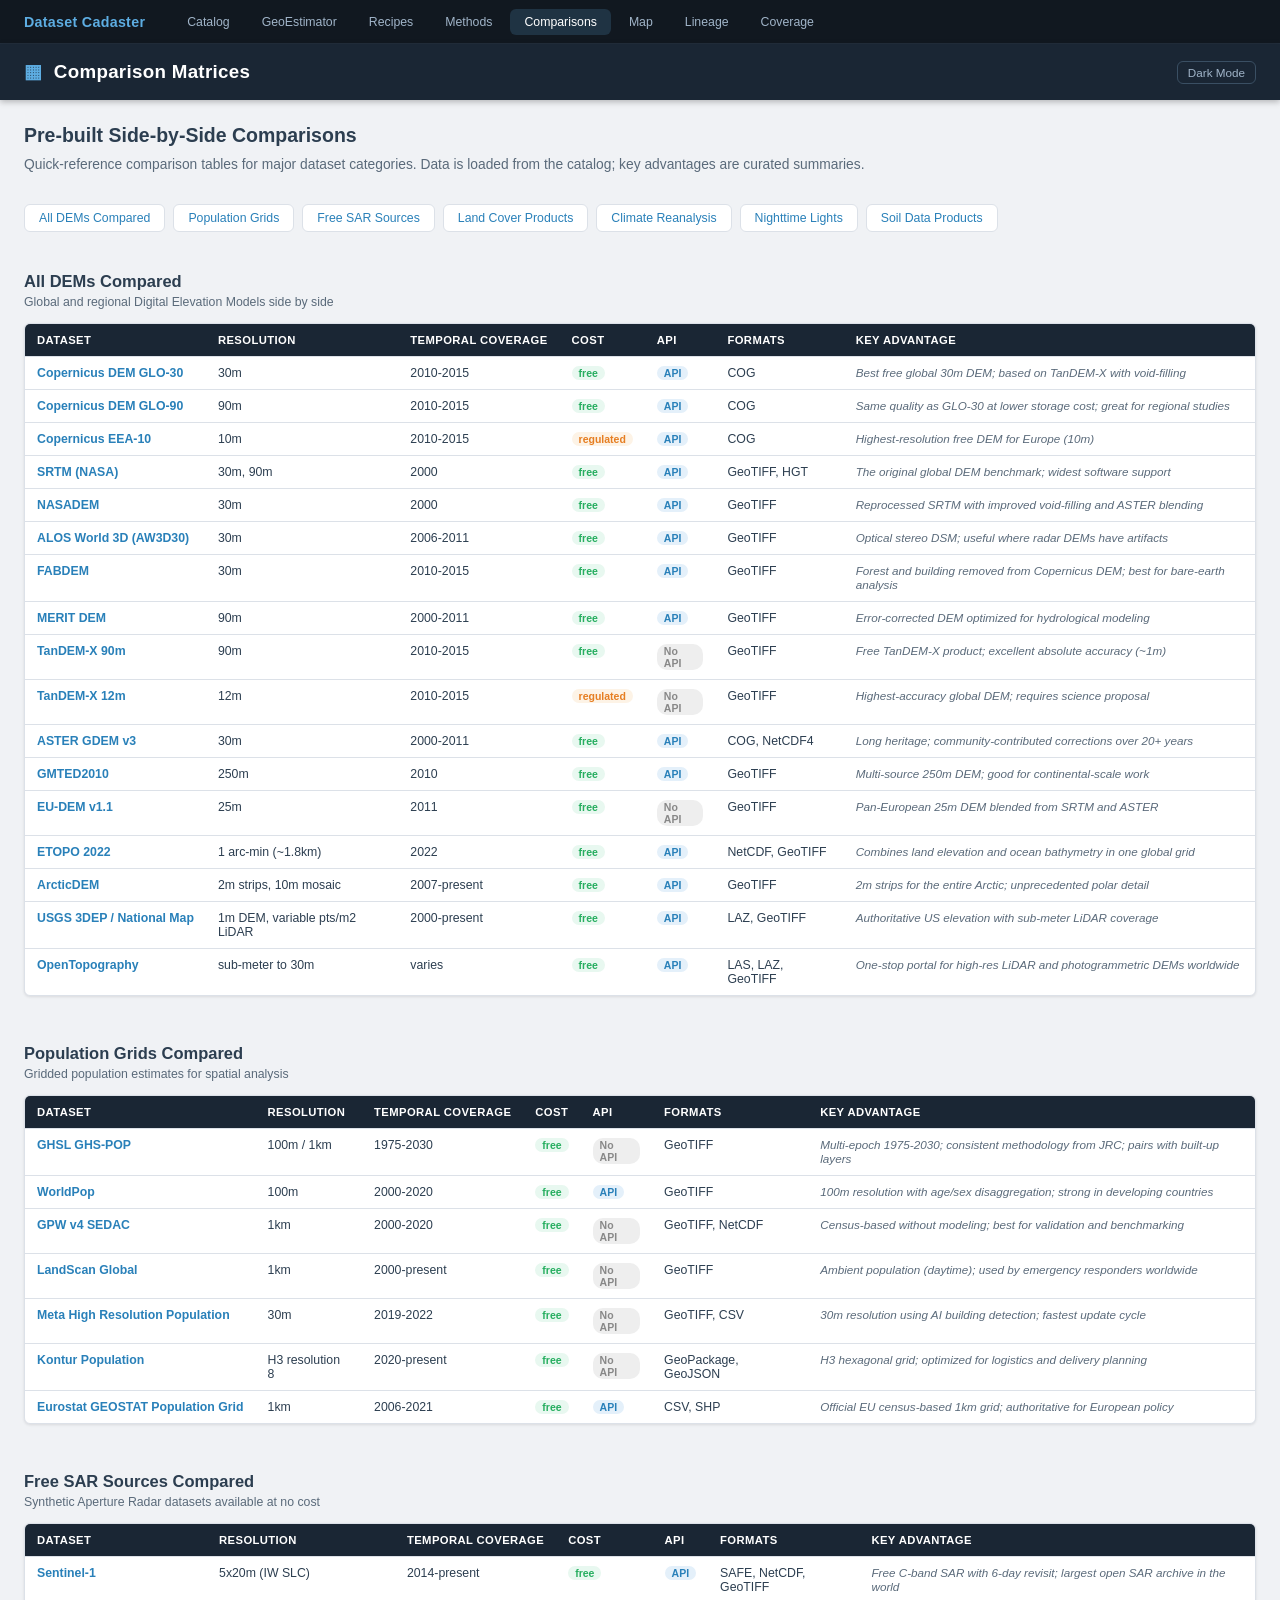
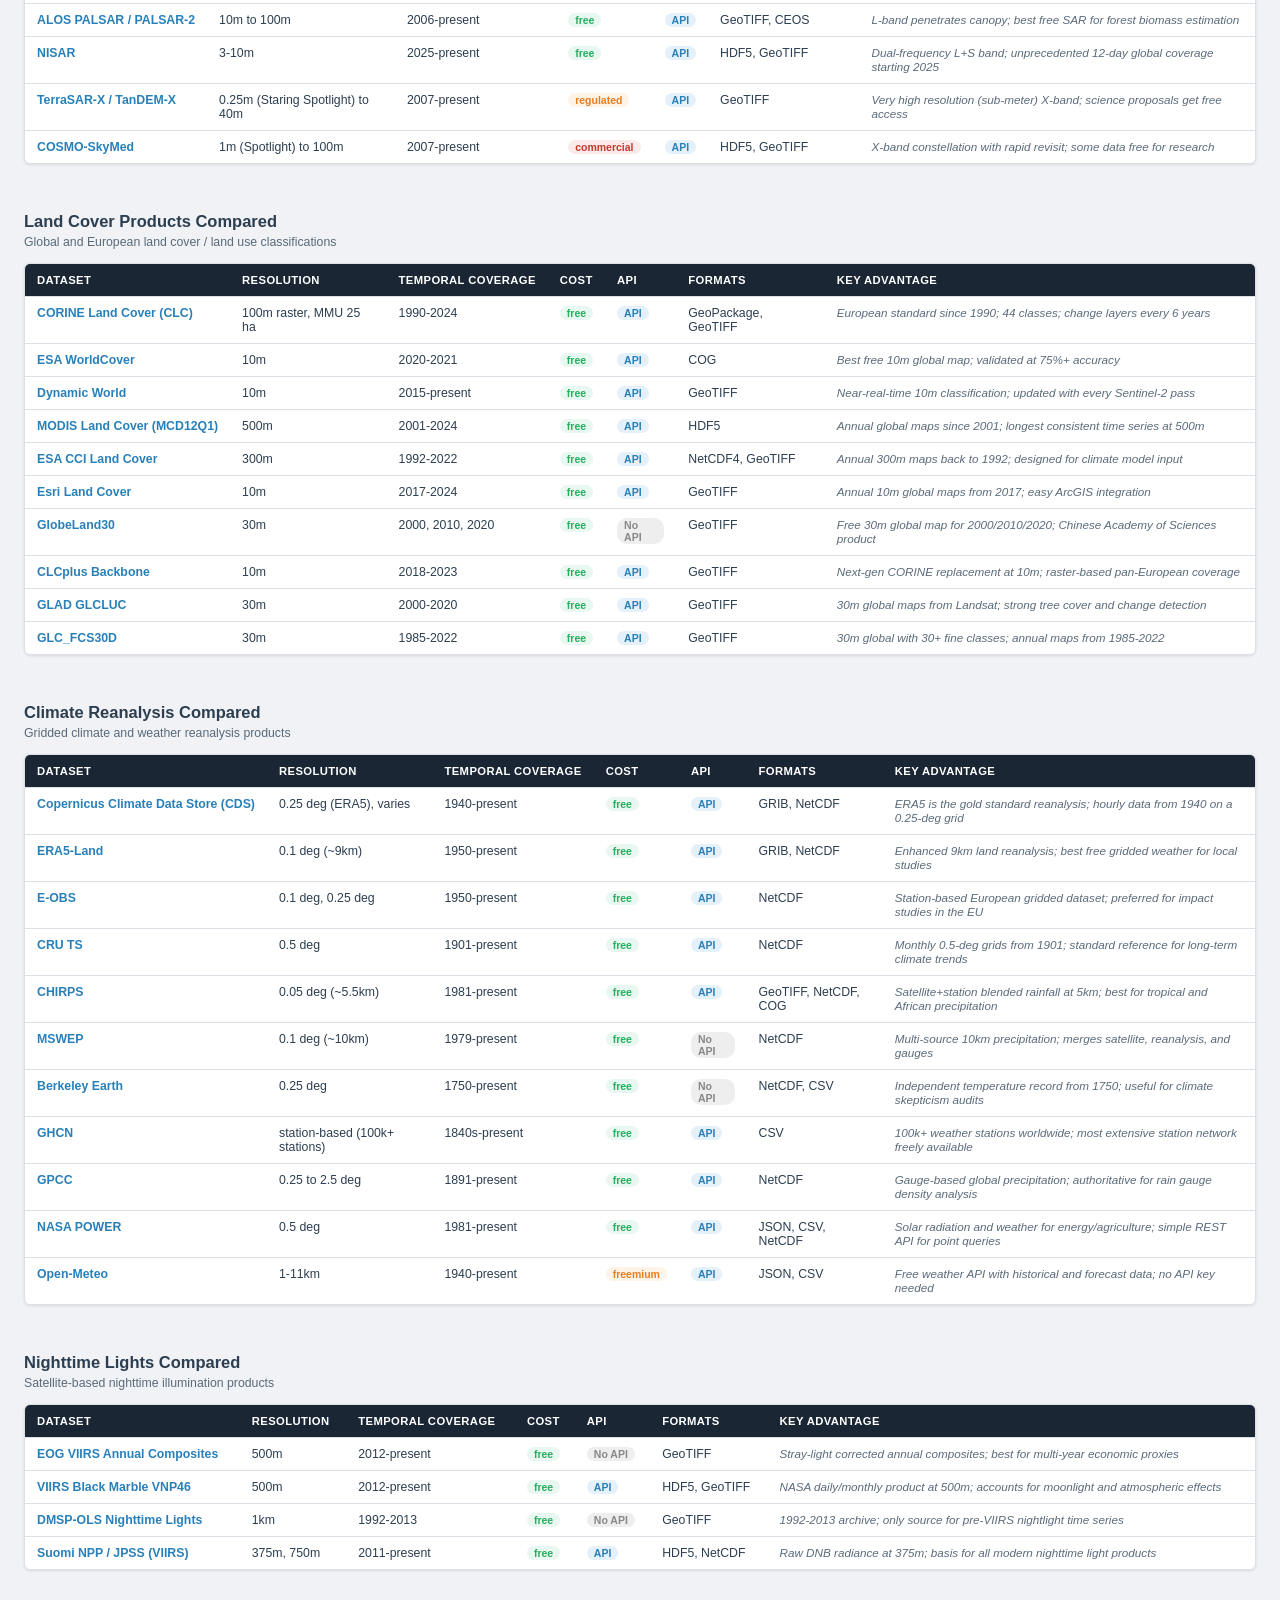
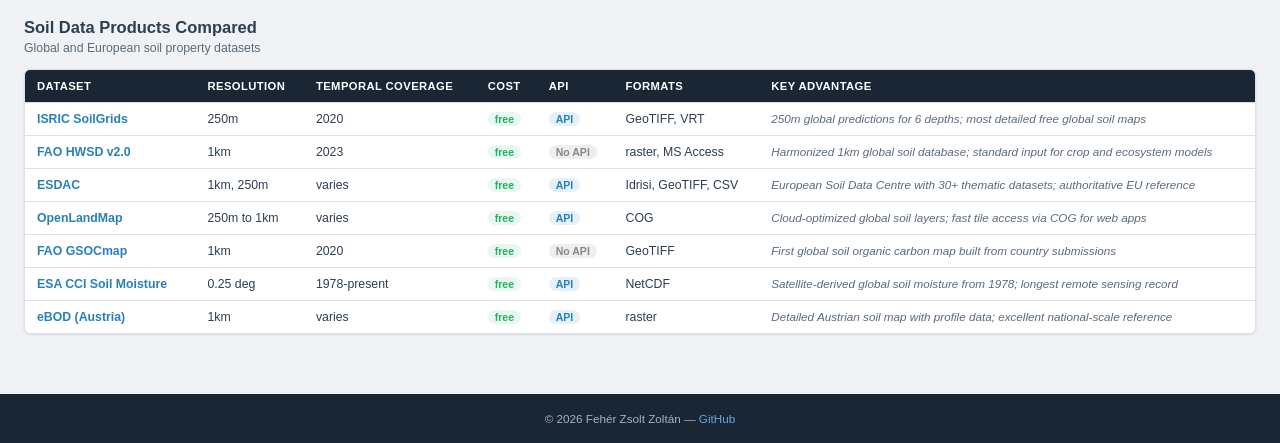
<file: app/compare.html>
<!DOCTYPE html>
<html lang="en">
<head>
<meta charset="UTF-8">
<meta name="viewport" content="width=device-width, initial-scale=1.0">
<title>Comparison Matrices — Dataset Cadaster</title>
<meta name="author" content="Fehér Zsolt Zoltán">
<link rel="stylesheet" href="shared.css">
<script src="shared.js"></script>
<style>
/* ── Content ─────────────────────────────────────────── */
.container{max-width:1400px;width:100%;margin:0 auto;padding:24px}
.page-intro{margin-bottom:28px}
.page-intro h2{font-size:1.3rem;margin-bottom:8px;color:var(--text)}
.page-intro p{color:var(--text-light);font-size:.92rem;line-height:1.5}

/* ── Jump Nav ────────────────────────────────────────── */
.jump-nav{display:flex;flex-wrap:wrap;gap:8px;margin-bottom:28px}
.jump-nav a{display:inline-block;padding:6px 14px;background:var(--card-bg);border:1px solid var(--border);border-radius:var(--radius);font-size:.82rem;color:var(--accent);transition:all .15s}
.jump-nav a:hover{background:var(--accent);color:#fff;border-color:var(--accent);text-decoration:none}

/* ── Matrix Section ──────────────────────────────────── */
.matrix-section{margin-bottom:36px}
.matrix-section h3{font-size:1.1rem;margin-bottom:4px;color:var(--text);padding-top:12px}
.matrix-section .subtitle{font-size:.82rem;color:var(--text-light);margin-bottom:14px}
.matrix-wrap{overflow-x:auto;border:1px solid var(--border);border-radius:var(--radius);box-shadow:var(--shadow);background:var(--card-bg)}
.matrix-wrap table{width:100%;border-collapse:collapse;font-size:.82rem;min-width:900px}
.matrix-wrap th{text-align:left;padding:10px 12px;background:var(--hdr);color:#fff;font-weight:600;font-size:.75rem;text-transform:uppercase;letter-spacing:.4px;white-space:nowrap;position:sticky;top:0;z-index:1}
[data-theme="dark"] .matrix-wrap th{background:#0d1520}
.matrix-wrap td{padding:9px 12px;border-top:1px solid var(--border);vertical-align:top}
.matrix-wrap tr:hover{background:var(--blue-bg)}
[data-theme="dark"] .matrix-wrap tr:hover{background:rgba(75,163,217,.08)}
.matrix-wrap td:first-child{font-weight:600;white-space:nowrap;min-width:160px}
.matrix-wrap td:first-child a{color:var(--accent)}
.advantage{font-style:italic;color:var(--text-light);font-size:.78rem;max-width:220px}

/* ── Responsive (page-specific) ──────────────────────── */
@media(max-width:768px){
  .container{padding:14px}
  .jump-nav{gap:5px}
  .jump-nav a{padding:4px 10px;font-size:.75rem}
}
</style>
</head>
<body>

<nav class="navbar">
  <a href="index.html" class="navbar-brand">Dataset Cadaster</a>
  <div class="navbar-links">
    <a href="index.html">Catalog</a>
    <a href="estimator.html">GeoEstimator</a>
    <a href="recipes.html">Recipes</a>
    <a href="methods.html">Methods</a>
    <a href="compare.html" class="active">Comparisons</a>
    <a href="map.html">Map</a>
    <a href="lineage.html">Lineage</a>
    <a href="coverage.html">Coverage</a>
  </div>
</nav>

<header class="header">
  <h1><span>&#9638;</span> Comparison Matrices</h1>
  <div class="header-right">
    <button class="btn-dark-toggle" onclick="dcToggleDark()" title="Toggle dark mode">Dark Mode</button>
  </div>
</header>

<div class="container">

<div class="page-intro">
  <h2>Pre-built Side-by-Side Comparisons</h2>
  <p>Quick-reference comparison tables for major dataset categories. Data is loaded from the catalog; key advantages are curated summaries.</p>
</div>

<div class="jump-nav">
  <a href="#dem">All DEMs Compared</a>
  <a href="#population">Population Grids</a>
  <a href="#sar">Free SAR Sources</a>
  <a href="#landcover">Land Cover Products</a>
  <a href="#climate">Climate Reanalysis</a>
  <a href="#nightlights">Nighttime Lights</a>
  <a href="#soil">Soil Data Products</a>
</div>

<!-- Tables are rendered by JS below -->
<div id="matrices-container"></div>

</div>

<footer class="footer">&copy; 2026 Fehér Zsolt Zoltán &mdash; <a href="https://github.com/nagyhoho1234/DatasetCadaster" style="color:#5dade2;text-decoration:none">GitHub</a></footer>

<script>
/* ── Matrix definitions ─────────────────────────────── */
const MATRICES = [
  {
    id: "dem",
    title: "All DEMs Compared",
    subtitle: "Global and regional Digital Elevation Models side by side",
    ids: [
      "copernicus-dem-glo30","copernicus-dem-glo90","copernicus-dem-eea10","srtm-nasa","nasadem",
      "alos-aw3d30","fabdem","merit-dem","tandem-x-90m","tandem-x-12m",
      "aster-gdem","gmted2010","eu-dem","etopo","arcticdem","usgs-3dep","opentopography"
    ],
    advantages: {
      "copernicus-dem-glo30": "Best free global 30m DEM; based on TanDEM-X with void-filling",
      "copernicus-dem-glo90": "Same quality as GLO-30 at lower storage cost; great for regional studies",
      "copernicus-dem-eea10": "Highest-resolution free DEM for Europe (10m)",
      "srtm-nasa": "The original global DEM benchmark; widest software support",
      "nasadem": "Reprocessed SRTM with improved void-filling and ASTER blending",
      "alos-aw3d30": "Optical stereo DSM; useful where radar DEMs have artifacts",
      "fabdem": "Forest and building removed from Copernicus DEM; best for bare-earth analysis",
      "merit-dem": "Error-corrected DEM optimized for hydrological modeling",
      "tandem-x-90m": "Free TanDEM-X product; excellent absolute accuracy (~1m)",
      "tandem-x-12m": "Highest-accuracy global DEM; requires science proposal",
      "aster-gdem": "Long heritage; community-contributed corrections over 20+ years",
      "gmted2010": "Multi-source 250m DEM; good for continental-scale work",
      "eu-dem": "Pan-European 25m DEM blended from SRTM and ASTER",
      "etopo": "Combines land elevation and ocean bathymetry in one global grid",
      "arcticdem": "2m strips for the entire Arctic; unprecedented polar detail",
      "usgs-3dep": "Authoritative US elevation with sub-meter LiDAR coverage",
      "opentopography": "One-stop portal for high-res LiDAR and photogrammetric DEMs worldwide"
    }
  },
  {
    id: "population",
    title: "Population Grids Compared",
    subtitle: "Gridded population estimates for spatial analysis",
    ids: [
      "ghsl-ghs-pop","worldpop","gpw-v4-sedac","landscan-global",
      "meta-high-resolution-population","kontur-population","eurostat-geostat-population-grid"
    ],
    advantages: {
      "ghsl-ghs-pop": "Multi-epoch 1975-2030; consistent methodology from JRC; pairs with built-up layers",
      "worldpop": "100m resolution with age/sex disaggregation; strong in developing countries",
      "gpw-v4-sedac": "Census-based without modeling; best for validation and benchmarking",
      "landscan-global": "Ambient population (daytime); used by emergency responders worldwide",
      "meta-high-resolution-population": "30m resolution using AI building detection; fastest update cycle",
      "kontur-population": "H3 hexagonal grid; optimized for logistics and delivery planning",
      "eurostat-geostat-population-grid": "Official EU census-based 1km grid; authoritative for European policy"
    }
  },
  {
    id: "sar",
    title: "Free SAR Sources Compared",
    subtitle: "Synthetic Aperture Radar datasets available at no cost",
    ids: [
      "sentinel-1","alos-palsar","nisar","terrasar-x","cosmo-skymed"
    ],
    advantages: {
      "sentinel-1": "Free C-band SAR with 6-day revisit; largest open SAR archive in the world",
      "alos-palsar": "L-band penetrates canopy; best free SAR for forest biomass estimation",
      "nisar": "Dual-frequency L+S band; unprecedented 12-day global coverage starting 2025",
      "terrasar-x": "Very high resolution (sub-meter) X-band; science proposals get free access",
      "cosmo-skymed": "X-band constellation with rapid revisit; some data free for research"
    }
  },
  {
    id: "landcover",
    title: "Land Cover Products Compared",
    subtitle: "Global and European land cover / land use classifications",
    ids: [
      "corine-land-cover","esa-worldcover","dynamic-world","modis-land-cover",
      "esa-cci-land-cover","esri-land-cover","globeland30","clcplus-backbone",
      "glad-glcluc","glc-fcs30d"
    ],
    advantages: {
      "corine-land-cover": "European standard since 1990; 44 classes; change layers every 6 years",
      "esa-worldcover": "Best free 10m global map; validated at 75%+ accuracy",
      "dynamic-world": "Near-real-time 10m classification; updated with every Sentinel-2 pass",
      "modis-land-cover": "Annual global maps since 2001; longest consistent time series at 500m",
      "esa-cci-land-cover": "Annual 300m maps back to 1992; designed for climate model input",
      "esri-land-cover": "Annual 10m global maps from 2017; easy ArcGIS integration",
      "globeland30": "Free 30m global map for 2000/2010/2020; Chinese Academy of Sciences product",
      "clcplus-backbone": "Next-gen CORINE replacement at 10m; raster-based pan-European coverage",
      "glad-glcluc": "30m global maps from Landsat; strong tree cover and change detection",
      "glc-fcs30d": "30m global with 30+ fine classes; annual maps from 1985-2022"
    }
  },
  {
    id: "climate",
    title: "Climate Reanalysis Compared",
    subtitle: "Gridded climate and weather reanalysis products",
    ids: [
      "copernicus-cds","era5-land","e-obs","cru-ts","chirps","mswep",
      "berkeley-earth","ghcn","gpcc","nasa-power","open-meteo"
    ],
    advantages: {
      "copernicus-cds": "ERA5 is the gold standard reanalysis; hourly data from 1940 on a 0.25-deg grid",
      "era5-land": "Enhanced 9km land reanalysis; best free gridded weather for local studies",
      "e-obs": "Station-based European gridded dataset; preferred for impact studies in the EU",
      "cru-ts": "Monthly 0.5-deg grids from 1901; standard reference for long-term climate trends",
      "chirps": "Satellite+station blended rainfall at 5km; best for tropical and African precipitation",
      "mswep": "Multi-source 10km precipitation; merges satellite, reanalysis, and gauges",
      "berkeley-earth": "Independent temperature record from 1750; useful for climate skepticism audits",
      "ghcn": "100k+ weather stations worldwide; most extensive station network freely available",
      "gpcc": "Gauge-based global precipitation; authoritative for rain gauge density analysis",
      "nasa-power": "Solar radiation and weather for energy/agriculture; simple REST API for point queries",
      "open-meteo": "Free weather API with historical and forecast data; no API key needed"
    }
  },
  {
    id: "nightlights",
    title: "Nighttime Lights Compared",
    subtitle: "Satellite-based nighttime illumination products",
    ids: [
      "eog-viirs-annual-composites","viirs-black-marble-vnp46","dmsp-ols-nighttime-lights","viirs-npp-jpss"
    ],
    advantages: {
      "eog-viirs-annual-composites": "Stray-light corrected annual composites; best for multi-year economic proxies",
      "viirs-black-marble-vnp46": "NASA daily/monthly product at 500m; accounts for moonlight and atmospheric effects",
      "dmsp-ols-nighttime-lights": "1992-2013 archive; only source for pre-VIIRS nightlight time series",
      "viirs-npp-jpss": "Raw DNB radiance at 375m; basis for all modern nighttime light products"
    }
  },
  {
    id: "soil",
    title: "Soil Data Products Compared",
    subtitle: "Global and European soil property datasets",
    ids: [
      "isric-soilgrids","fao-hwsd","esdac","openlandmap","fao-gsocmap",
      "esa-cci-soil-moisture","ebod-austria"
    ],
    advantages: {
      "isric-soilgrids": "250m global predictions for 6 depths; most detailed free global soil maps",
      "fao-hwsd": "Harmonized 1km global soil database; standard input for crop and ecosystem models",
      "esdac": "European Soil Data Centre with 30+ thematic datasets; authoritative EU reference",
      "openlandmap": "Cloud-optimized global soil layers; fast tile access via COG for web apps",
      "fao-gsocmap": "First global soil organic carbon map built from country submissions",
      "esa-cci-soil-moisture": "Satellite-derived global soil moisture from 1978; longest remote sensing record",
      "ebod-austria": "Detailed Austrian soil map with profile data; excellent national-scale reference"
    }
  }
];

/* ── XSS helper ─────────────────────────────────────── */
function esc(s){
  if(s==null) return '';
  return String(s).replace(/&/g,'&amp;').replace(/</g,'&lt;').replace(/>/g,'&gt;').replace(/"/g,'&quot;').replace(/'/g,'&#39;');
}

/* ── Load datasets and build tables ──────────────────── */
fetch('../datasets.json')
  .then(r=>r.json())
  .then(datasets=>{
    const byId={};
    datasets.forEach(d=>{byId[d.id||d.name]=d});
    const container=document.getElementById('matrices-container');

    MATRICES.forEach(m=>{
      const section=document.createElement('div');
      section.className='matrix-section';
      section.innerHTML=`<h3 id="${m.id}">${m.title}</h3><p class="subtitle">${m.subtitle}</p>`;

      let html='<div class="matrix-wrap"><table><thead><tr>';
      html+='<th>Dataset</th><th>Resolution</th><th>Temporal Coverage</th><th>Cost</th><th>API</th><th>Formats</th><th>Key Advantage</th>';
      html+='</tr></thead><tbody>';

      m.ids.forEach(id=>{
        const d=byId[id];
        if(!d) return;
        const costClass=d.cost==='free'?'badge-free':d.cost==='freemium'?'badge-freemium':d.cost==='commercial'?'badge-commercial':'badge-regulated';
        const apiHtml=d.apiSupport?'<span class="badge-api">API</span>':'<span class="badge-no-api">No API</span>';
        const adv=m.advantages[id]||'';
        html+=`<tr>`;
        html+=`<td><a href="${esc(d.url)}" target="_blank" rel="noopener">${esc(d.name)}</a></td>`;
        html+=`<td>${esc(d.spatialResolution)||'—'}</td>`;
        html+=`<td>${esc(d.temporalCoverage)||'—'}</td>`;
        html+=`<td><span class="${costClass}">${esc(d.cost)||'—'}</span></td>`;
        html+=`<td>${apiHtml}</td>`;
        html+=`<td>${esc(d.formats)||'—'}</td>`;
        html+=`<td><span class="advantage">${esc(adv)}</span></td>`;
        html+=`</tr>`;
      });

      html+='</tbody></table></div>';
      section.innerHTML+=html;
      container.appendChild(section);
    });
  })
  .catch(err=>{
    document.getElementById('matrices-container').innerHTML=
      '<p style="color:var(--red);padding:20px">Failed to load datasets.json: '+esc(err.message)+'</p>';
  });
</script>

</body>
</html>
</file>
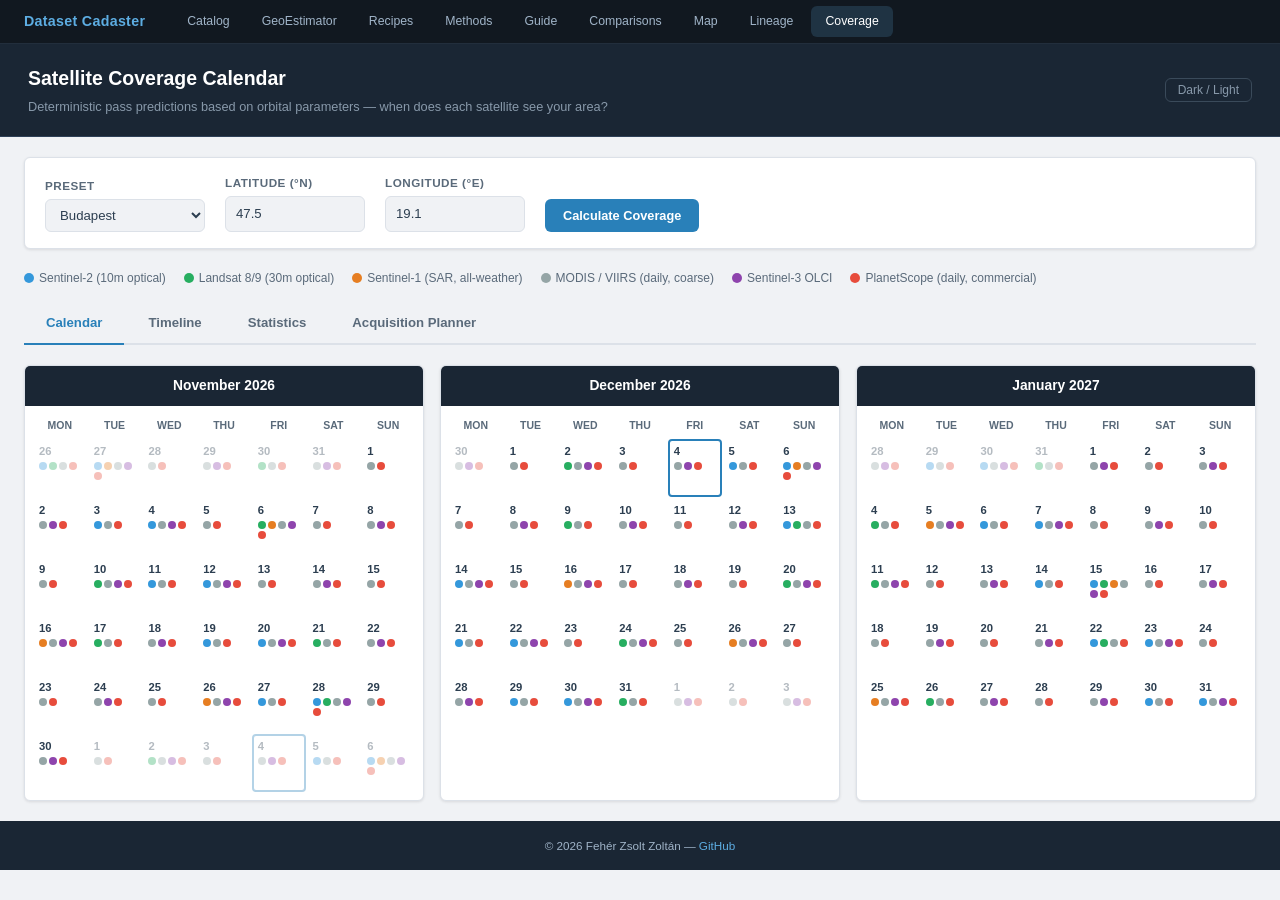
<file: app/coverage.html>
<!DOCTYPE html>
<html lang="en">
<head>
<meta charset="UTF-8">
<meta name="viewport" content="width=device-width, initial-scale=1.0">
<title>Satellite Coverage Calendar — Dataset Cadaster</title>
<meta name="author" content="Fehér Zsolt Zoltán">
<link rel="stylesheet" href="shared.css">
<script src="shared.js"></script>
<style>
:root{
  --s2-color:#3498db;
  --ls-color:#27ae60;
  --s1-color:#e67e22;
  --modis-color:#95a5a6;
  --s3-color:#8e44ad;
  --planet-color:#e74c3c;
}
body{line-height:1.5}
.navbar-links{flex-wrap:wrap}
/* ── Page Layout ───────────────────────────────────────── */
.page-header{background:var(--hdr);color:#fff;padding:20px 28px;border-bottom:1px solid var(--hdr-accent)}
.page-header h1{font-size:1.3rem;font-weight:700}
.page-header p{font-size:.85rem;color:#8899aa;margin-top:4px}
.page-header .hdr-right{margin-left:auto;display:flex;align-items:center;gap:10px}
.page-header .inner{display:flex;align-items:center;gap:16px;max-width:1400px;margin:0 auto}
.theme-btn{background:none;border:1px solid #3a4a5a;color:#8899aa;border-radius:var(--radius);padding:4px 12px;cursor:pointer;font-size:.8rem}
.theme-btn:hover{color:#fff;border-color:#5a6a7a}
.main{max-width:1400px;margin:0 auto;padding:20px 24px}
/* ── AOI Panel ─────────────────────────────────────────── */
.aoi-panel{background:var(--card-bg);border:1px solid var(--border);border-radius:var(--radius);padding:16px 20px;margin-bottom:20px;box-shadow:var(--shadow);display:flex;gap:20px;align-items:flex-end;flex-wrap:wrap}
.aoi-panel label{display:block;font-size:.78rem;font-weight:600;color:var(--text-light);margin-bottom:4px;text-transform:uppercase;letter-spacing:.5px}
.aoi-panel input,.aoi-panel select{padding:7px 10px;border:1px solid var(--border);border-radius:var(--radius);font:inherit;font-size:.88rem;background:var(--body-bg);color:var(--text);width:140px}
.aoi-panel select{width:160px}
.aoi-panel .btn{padding:7px 18px;background:var(--accent);color:#fff;border:none;border-radius:var(--radius);cursor:pointer;font:inherit;font-size:.85rem;font-weight:600}
.aoi-panel .btn:hover{background:var(--accent-hover)}
/* ── Tabs ──────────────────────────────────────────────── */
.tabs{display:flex;gap:2px;margin-bottom:20px;border-bottom:2px solid var(--border)}
.tab-btn{padding:10px 22px;background:none;border:none;border-bottom:2px solid transparent;cursor:pointer;font:inherit;font-size:.88rem;color:var(--text-light);font-weight:600;margin-bottom:-2px;transition:all .15s}
.tab-btn:hover{color:var(--text)}
.tab-btn.active{color:var(--accent);border-bottom-color:var(--accent)}
.tab-content{display:none}
.tab-content.active{display:block}
/* ── Calendar ──────────────────────────────────────────── */
.cal-container{display:flex;gap:16px;flex-wrap:wrap}
.cal-month{background:var(--card-bg);border:1px solid var(--border);border-radius:var(--radius);box-shadow:var(--shadow);flex:1;min-width:300px;overflow:hidden}
.cal-month-hdr{background:var(--hdr);color:#fff;padding:10px 16px;font-weight:700;font-size:.92rem;text-align:center}
.cal-grid{display:grid;grid-template-columns:repeat(7,1fr);gap:1px;padding:8px}
.cal-day-name{text-align:center;font-size:.7rem;font-weight:700;color:var(--text-light);padding:4px 0;text-transform:uppercase}
.cal-day{min-height:58px;padding:4px 6px;border-radius:4px;cursor:pointer;transition:background .12s;position:relative}
.cal-day:hover{background:var(--blue-bg)}
.cal-day.today{outline:2px solid var(--accent);outline-offset:-2px}
.cal-day.other-month{opacity:.35}
.cal-day .day-num{font-size:.75rem;font-weight:600;color:var(--text);margin-bottom:2px}
.cal-day .dots{display:flex;flex-wrap:wrap;gap:2px}
.cal-day .dot{width:8px;height:8px;border-radius:50%;flex-shrink:0}
.dot-s2{background:var(--s2-color)}
.dot-ls{background:var(--ls-color)}
.dot-s1{background:var(--s1-color)}
.dot-modis{background:var(--modis-color)}
.dot-s3{background:var(--s3-color)}
.dot-planet{background:var(--planet-color)}
/* ── Day Detail Popup ──────────────────────────────────── */
.day-detail{background:var(--card-bg);border:1px solid var(--border);border-radius:var(--radius);box-shadow:var(--shadow-hover);padding:16px 20px;margin-top:16px}
.day-detail h3{font-size:.95rem;margin-bottom:10px;color:var(--text)}
.day-detail .pass-item{display:flex;align-items:center;gap:10px;padding:6px 0;border-bottom:1px solid var(--border)}
.day-detail .pass-item:last-child{border-bottom:none}
.day-detail .pass-dot{width:10px;height:10px;border-radius:50%;flex-shrink:0}
.day-detail .pass-name{font-weight:600;font-size:.85rem;min-width:120px}
.day-detail .pass-info{font-size:.8rem;color:var(--text-light)}
/* ── Legend ─────────────────────────────────────────────── */
.legend{display:flex;gap:18px;flex-wrap:wrap;margin-bottom:16px;font-size:.8rem;color:var(--text-light)}
.legend-item{display:flex;align-items:center;gap:5px}
.legend-dot{width:10px;height:10px;border-radius:50%;flex-shrink:0}
/* ── Timeline ──────────────────────────────────────────── */
.timeline-wrap{background:var(--card-bg);border:1px solid var(--border);border-radius:var(--radius);box-shadow:var(--shadow);overflow-x:auto;padding:16px}
.timeline-row{display:flex;align-items:center;margin-bottom:6px}
.timeline-label{width:130px;flex-shrink:0;font-size:.78rem;font-weight:600;color:var(--text);text-align:right;padding-right:12px}
.timeline-track{display:flex;flex:1;height:22px;border-radius:3px;background:var(--body-bg);position:relative;overflow:hidden}
.timeline-block{position:absolute;height:100%;border-radius:2px;min-width:3px;opacity:.85}
.timeline-block:hover{opacity:1}
.timeline-dates{display:flex;margin-left:130px;margin-top:4px}
.timeline-dates span{font-size:.65rem;color:var(--text-light);flex:1;text-align:center}
/* ── Stats ─────────────────────────────────────────────── */
.stats-grid{display:grid;grid-template-columns:repeat(auto-fit,minmax(280px,1fr));gap:16px;margin-bottom:20px}
.stat-card{background:var(--card-bg);border:1px solid var(--border);border-radius:var(--radius);box-shadow:var(--shadow);padding:18px 22px}
.stat-card h3{font-size:.85rem;color:var(--text-light);text-transform:uppercase;letter-spacing:.5px;margin-bottom:10px}
.stat-big{font-size:1.8rem;font-weight:700;color:var(--accent);line-height:1.2}
.stat-sub{font-size:.82rem;color:var(--text-light);margin-top:4px}
.stat-bar-wrap{margin-top:10px}
.stat-bar-label{display:flex;justify-content:space-between;font-size:.75rem;color:var(--text-light);margin-bottom:3px}
.stat-bar{height:8px;background:var(--body-bg);border-radius:4px;overflow:hidden}
.stat-bar-fill{height:100%;border-radius:4px;transition:width .3s}
/* ── Planner ───────────────────────────────────────────── */
.planner-form{display:flex;gap:16px;align-items:flex-end;flex-wrap:wrap;margin-bottom:20px}
.planner-form label{display:block;font-size:.78rem;font-weight:600;color:var(--text-light);margin-bottom:4px;text-transform:uppercase}
.planner-form input,.planner-form select{padding:7px 10px;border:1px solid var(--border);border-radius:var(--radius);font:inherit;font-size:.88rem;background:var(--body-bg);color:var(--text);width:120px}
.planner-results{display:grid;grid-template-columns:repeat(auto-fit,minmax(260px,1fr));gap:16px}
.planner-card{background:var(--card-bg);border:1px solid var(--border);border-radius:var(--radius);box-shadow:var(--shadow);padding:16px 20px}
.planner-card h4{font-size:.85rem;color:var(--text-light);margin-bottom:8px}
.planner-card .val{font-size:1.4rem;font-weight:700;color:var(--accent)}
.planner-card .desc{font-size:.8rem;color:var(--text-light);margin-top:6px}
/* ── Monthly Cloud Chart ───────────────────────────────── */
.cloud-chart{display:flex;align-items:flex-end;gap:6px;height:120px;margin-top:12px;padding-top:8px}
.cloud-bar-wrap{flex:1;display:flex;flex-direction:column;align-items:center;height:100%}
.cloud-bar{width:100%;border-radius:3px 3px 0 0;background:var(--accent);opacity:.7;transition:height .3s;min-height:2px;margin-top:auto}
.cloud-bar-label{font-size:.6rem;color:var(--text-light);margin-top:3px;text-align:center}
/* ── Responsive ────────────────────────────────────────── */
@media(max-width:768px){
  .main{padding:12px}
  .aoi-panel{flex-direction:column;align-items:stretch}
  .aoi-panel input,.aoi-panel select{width:100%}
  .cal-container{flex-direction:column}
  .planner-form{flex-direction:column}
  .timeline-label{width:80px;font-size:.7rem}
}
</style>
</head>
<body>

<!-- Navigation Bar -->
<nav class="navbar">
  <a href="index.html" class="navbar-brand">Dataset Cadaster</a>
  <div class="navbar-links">
    <a href="index.html">Catalog</a>
    <a href="estimator.html">GeoEstimator</a>
    <a href="recipes.html">Recipes</a>
    <a href="methods.html">Methods</a>
    <a href="guide.html">Guide</a>
    <a href="compare.html">Comparisons</a>
    <a href="map.html">Map</a>
    <a href="lineage.html">Lineage</a>
    <a href="coverage.html" class="active">Coverage</a>
  </div>
</nav>

<!-- Header -->
<div class="page-header">
  <div class="inner">
    <div>
      <h1>Satellite Coverage Calendar</h1>
      <p>Deterministic pass predictions based on orbital parameters &mdash; when does each satellite see your area?</p>
    </div>
    <div class="hdr-right">
      <button class="theme-btn" onclick="dcToggleDark()" title="Toggle dark mode">Dark / Light</button>
    </div>
  </div>
</div>

<div class="main">

<!-- AOI Input -->
<div class="aoi-panel">
  <div>
    <label>Preset</label>
    <select id="preset" onchange="applyPreset()">
      <option value="custom">Custom</option>
      <option value="budapest" selected>Budapest</option>
      <option value="london">London</option>
      <option value="newyork">New York</option>
      <option value="nairobi">Nairobi</option>
      <option value="tokyo">Tokyo</option>
      <option value="sydney">Sydney</option>
    </select>
  </div>
  <div>
    <label>Latitude (&deg;N)</label>
    <input type="number" id="lat" value="47.5" step="0.1" min="-90" max="90">
  </div>
  <div>
    <label>Longitude (&deg;E)</label>
    <input type="number" id="lon" value="19.1" step="0.1" min="-180" max="180">
  </div>
  <div>
    <button class="btn" onclick="recalculate()">Calculate Coverage</button>
  </div>
</div>

<!-- Legend -->
<div class="legend">
  <div class="legend-item"><div class="legend-dot dot-s2"></div>Sentinel-2 (10m optical)</div>
  <div class="legend-item"><div class="legend-dot dot-ls"></div>Landsat 8/9 (30m optical)</div>
  <div class="legend-item"><div class="legend-dot dot-s1"></div>Sentinel-1 (SAR, all-weather)</div>
  <div class="legend-item"><div class="legend-dot dot-modis"></div>MODIS / VIIRS (daily, coarse)</div>
  <div class="legend-item"><div class="legend-dot dot-s3"></div>Sentinel-3 OLCI</div>
  <div class="legend-item"><div class="legend-dot dot-planet"></div>PlanetScope (daily, commercial)</div>
</div>

<!-- Tabs -->
<div class="tabs">
  <button class="tab-btn active" data-tab="calendar">Calendar</button>
  <button class="tab-btn" data-tab="timeline">Timeline</button>
  <button class="tab-btn" data-tab="stats">Statistics</button>
  <button class="tab-btn" data-tab="planner">Acquisition Planner</button>
</div>

<!-- Calendar Tab -->
<div class="tab-content active" id="tab-calendar">
  <div class="cal-container" id="calContainer"></div>
  <div id="dayDetail"></div>
</div>

<!-- Timeline Tab -->
<div class="tab-content" id="tab-timeline">
  <div class="timeline-wrap" id="timelineWrap"></div>
</div>

<!-- Statistics Tab -->
<div class="tab-content" id="tab-stats">
  <div class="stats-grid" id="statsGrid"></div>
</div>

<!-- Planner Tab -->
<div class="tab-content" id="tab-planner">
  <div class="planner-form">
    <div>
      <label>Desired cloud-free images/year</label>
      <input type="number" id="desiredImages" value="6" min="1" max="100">
    </div>
    <div>
      <label>Start month</label>
      <select id="planStart">
        <option value="0">January</option><option value="1">February</option><option value="2">March</option>
        <option value="3">April</option><option value="4">May</option><option value="5" selected>June</option>
        <option value="6">July</option><option value="7">August</option><option value="8">September</option>
        <option value="9">October</option><option value="10">November</option><option value="11">December</option>
      </select>
    </div>
    <div>
      <label>End month</label>
      <select id="planEnd">
        <option value="0">January</option><option value="1">February</option><option value="2">March</option>
        <option value="3">April</option><option value="4">May</option><option value="5">June</option>
        <option value="6">July</option><option value="7">August</option><option value="8" selected>September</option>
        <option value="9">October</option><option value="10">November</option><option value="11">December</option>
      </select>
    </div>
    <div>
      <label>Satellite</label>
      <select id="planSat">
        <option value="s2">Sentinel-2 (combined)</option>
        <option value="ls">Landsat 8+9 (combined)</option>
        <option value="s1">Sentinel-1</option>
      </select>
    </div>
    <div>
      <button class="btn" onclick="runPlanner()">Calculate</button>
    </div>
  </div>
  <div class="planner-results" id="plannerResults"></div>
</div>

</div><!-- .main -->

<script>
/* ================================================================
   SATELLITE COVERAGE CALCULATOR
   Deterministic pass predictions from known orbital parameters
   ================================================================ */

const SATELLITES = [
  { id:'s2a',   name:'Sentinel-2A',       revisit:10, swath:290,  start:'2015-06-23', color:'var(--s2-color)',    group:'s2',    dot:'dot-s2',    time:'10:30 LT' },
  { id:'s2b',   name:'Sentinel-2B',       revisit:10, swath:290,  start:'2017-03-07', color:'var(--s2-color)',    group:'s2',    dot:'dot-s2',    time:'10:30 LT' },
  { id:'l8',    name:'Landsat 8',         revisit:16, swath:185,  start:'2013-02-11', color:'var(--ls-color)',    group:'ls',    dot:'dot-ls',    time:'10:00 LT' },
  { id:'l9',    name:'Landsat 9',         revisit:16, swath:185,  start:'2021-09-27', color:'var(--ls-color)',    group:'ls',    dot:'dot-ls',    time:'10:00 LT' },
  { id:'s1a',   name:'Sentinel-1A',       revisit:12, swath:250,  start:'2014-04-03', color:'var(--s1-color)',    group:'s1',    dot:'dot-s1',    time:'Dawn/dusk' },
  { id:'terra', name:'MODIS Terra',       revisit:1,  swath:2330, start:'2000-02-24', color:'var(--modis-color)', group:'modis', dot:'dot-modis', time:'10:30 LT' },
  { id:'aqua',  name:'MODIS Aqua',        revisit:1,  swath:2330, start:'2002-05-04', color:'var(--modis-color)', group:'modis', dot:'dot-modis', time:'13:30 LT' },
  { id:'s3a',   name:'Sentinel-3A OLCI',  revisit:2,  swath:1270, start:'2016-02-16', color:'var(--s3-color)',    group:'s3',    dot:'dot-s3',    time:'10:00 LT' },
  { id:'viirs', name:'VIIRS (Suomi NPP)', revisit:1,  swath:3000, start:'2011-10-28', color:'var(--modis-color)', group:'modis', dot:'dot-modis', time:'13:30 LT' },
  { id:'pscope',name:'PlanetScope',       revisit:1,  swath:25,   start:'2016-01-01', color:'var(--planet-color)',group:'planet',dot:'dot-planet', time:'Various' },
];

// Combined constellations: S2A+B offset by 5 days, L8+L9 offset by 8 days
// S2B is phased 5 days after S2A; L9 is phased 8 days after L8

const PRESETS = {
  budapest: { lat:47.5, lon:19.1 },
  london:   { lat:51.5, lon:-0.1 },
  newyork:  { lat:40.7, lon:-74.0 },
  nairobi:  { lat:-1.3, lon:36.8 },
  tokyo:    { lat:35.7, lon:139.7 },
  sydney:   { lat:-33.9, lon:151.2 },
};

// Climate zones for cloud-free probability (monthly, 0..1)
function getClimateZone(lat, lon) {
  const absLat = Math.abs(lat);
  // Mediterranean
  if ((absLat >= 30 && absLat <= 45) && ((lon >= -10 && lon <= 40) || (lon >= 120 && lon <= 150 && lat > 0))) {
    if (lon >= -10 && lon <= 40) return 'mediterranean';
  }
  // Tropical
  if (absLat < 23.5) return 'tropical';
  // Arid
  if (absLat >= 15 && absLat <= 35 && ((lon >= -20 && lon <= 60) || (lon >= -120 && lon <= -100))) {
    return 'arid';
  }
  // Maritime (oceanic influence)
  if (absLat >= 45 && absLat <= 65 && ((lon >= -10 && lon <= 30) || (lon >= 140 && lon <= 180))) {
    return 'maritime';
  }
  // Default: continental mid-latitude
  return 'continental';
}

const CLOUD_FREE = {
  //                Jan  Feb  Mar  Apr  May  Jun  Jul  Aug  Sep  Oct  Nov  Dec
  continental:     [.30, .32, .40, .48, .55, .65, .70, .68, .58, .42, .32, .28],
  mediterranean:   [.40, .45, .55, .65, .75, .88, .92, .90, .80, .60, .45, .38],
  tropical:        [.30, .30, .32, .30, .28, .25, .25, .28, .28, .30, .30, .30],
  arid:            [.70, .72, .78, .82, .88, .92, .95, .94, .90, .82, .75, .70],
  maritime:        [.22, .25, .30, .38, .45, .50, .52, .48, .40, .30, .24, .20],
};

const MONTH_NAMES = ['Jan','Feb','Mar','Apr','May','Jun','Jul','Aug','Sep','Oct','Nov','Dec'];
const MONTH_NAMES_FULL = ['January','February','March','April','May','June','July','August','September','October','November','December'];
const DAY_NAMES = ['Mon','Tue','Wed','Thu','Fri','Sat','Sun'];

/* ── Utility ───────────────────────────────────────────── */
function daysBetween(d1, d2) {
  return Math.floor((d2 - d1) / 86400000);
}
function dateStr(d) {
  return d.toISOString().slice(0,10);
}
function addDays(d, n) {
  const r = new Date(d);
  r.setDate(r.getDate() + n);
  return r;
}
function sameDay(a, b) {
  return a.getFullYear()===b.getFullYear() && a.getMonth()===b.getMonth() && a.getDate()===b.getDate();
}

/* ── Latitude-based revisit adjustment ─────────────────── */
// At higher latitudes, swath overlap increases, reducing effective revisit
// Simple model: overlap factor = 1 / cos(lat) clamped
function latFactor(lat, swath) {
  const absLat = Math.abs(lat);
  if (absLat > 80) return 0.5; // near-poles: lots of overlap
  const cosLat = Math.cos(absLat * Math.PI / 180);
  // Wider effective swath at higher latitudes
  const overlap = Math.min(1 / cosLat, 3);
  // For narrow swath sats, effect is smaller
  if (swath < 200) return Math.max(0.7, 1 / overlap);
  return Math.max(0.5, 1 / Math.sqrt(overlap));
}

/* ── Pass Calculator ───────────────────────────────────── */
function getPassDates(sat, rangeStart, rangeEnd, lat) {
  const startDate = new Date(sat.start + 'T00:00:00Z');
  const effRevisit = Math.max(1, Math.round(sat.revisit * latFactor(lat, sat.swath)));
  const passes = [];

  // For daily satellites, just mark every day
  if (effRevisit <= 1) {
    let d = new Date(Math.max(startDate, rangeStart));
    while (d <= rangeEnd) {
      passes.push(new Date(d));
      d = addDays(d, 1);
    }
    return passes;
  }

  // Calculate first pass on or after rangeStart
  const totalDays = daysBetween(startDate, rangeStart);
  let offset = totalDays % effRevisit;
  if (offset < 0) offset += effRevisit;
  let firstPass = offset === 0 ? new Date(rangeStart) : addDays(rangeStart, effRevisit - offset);

  let d = firstPass;
  while (d <= rangeEnd) {
    if (d >= startDate) passes.push(new Date(d));
    d = addDays(d, effRevisit);
  }
  return passes;
}

/* ── Build pass map for date range ─────────────────────── */
function buildPassMap(rangeStart, rangeEnd, lat) {
  const map = {}; // dateStr -> [{sat, ...}]
  SATELLITES.forEach(sat => {
    const passes = getPassDates(sat, rangeStart, rangeEnd, lat);
    passes.forEach(d => {
      const key = dateStr(d);
      if (!map[key]) map[key] = [];
      map[key].push(sat);
    });
  });
  return map;
}

/* ── Calendar Rendering ────────────────────────────────── */
function renderCalendar() {
  const lat = parseFloat(document.getElementById('lat').value);
  const now = new Date();
  const container = document.getElementById('calContainer');
  container.innerHTML = '';

  // 3 months: previous, current, next
  for (let mi = -1; mi <= 1; mi++) {
    const month = new Date(now.getFullYear(), now.getMonth() + mi, 1);
    const monthEnd = new Date(month.getFullYear(), month.getMonth() + 1, 0);

    // Range for pass calculation: full weeks shown
    const firstDay = (month.getDay() + 6) % 7; // Monday-based
    const calStart = addDays(month, -firstDay);
    const totalCells = Math.ceil((firstDay + monthEnd.getDate()) / 7) * 7;
    const calEnd = addDays(calStart, totalCells - 1);

    const passMap = buildPassMap(calStart, calEnd, lat);

    const monthDiv = document.createElement('div');
    monthDiv.className = 'cal-month';

    const hdr = document.createElement('div');
    hdr.className = 'cal-month-hdr';
    hdr.textContent = MONTH_NAMES_FULL[month.getMonth()] + ' ' + month.getFullYear();
    monthDiv.appendChild(hdr);

    const grid = document.createElement('div');
    grid.className = 'cal-grid';

    // Day names
    DAY_NAMES.forEach(dn => {
      const el = document.createElement('div');
      el.className = 'cal-day-name';
      el.textContent = dn;
      grid.appendChild(el);
    });

    // Day cells
    for (let i = 0; i < totalCells; i++) {
      const cellDate = addDays(calStart, i);
      const cell = document.createElement('div');
      cell.className = 'cal-day';
      if (cellDate.getMonth() !== month.getMonth()) cell.classList.add('other-month');
      if (sameDay(cellDate, now)) cell.classList.add('today');

      const num = document.createElement('div');
      num.className = 'day-num';
      num.textContent = cellDate.getDate();
      cell.appendChild(num);

      const key = dateStr(cellDate);
      const passes = passMap[key] || [];

      if (passes.length) {
        const dots = document.createElement('div');
        dots.className = 'dots';
        // Deduplicate by group
        const seenGroups = new Set();
        passes.forEach(sat => {
          if (!seenGroups.has(sat.group)) {
            seenGroups.add(sat.group);
            const dot = document.createElement('div');
            dot.className = 'dot ' + sat.dot;
            dot.title = sat.group === 's2' ? 'Sentinel-2' : sat.group === 'ls' ? 'Landsat' : sat.group === 's1' ? 'Sentinel-1' : sat.group === 'modis' ? 'MODIS/VIIRS' : sat.group === 's3' ? 'Sentinel-3' : 'PlanetScope';
            dots.appendChild(dot);
          }
        });
        cell.appendChild(dots);
      }

      cell.addEventListener('click', () => showDayDetail(cellDate, passes));
      grid.appendChild(cell);
    }

    monthDiv.appendChild(grid);
    container.appendChild(monthDiv);
  }
}

function showDayDetail(date, passes) {
  const detail = document.getElementById('dayDetail');
  const lat = parseFloat(document.getElementById('lat').value);
  const zone = getClimateZone(lat, parseFloat(document.getElementById('lon').value));
  const cloudFree = CLOUD_FREE[zone][date.getMonth()];

  if (!passes.length) {
    detail.innerHTML = `<div class="day-detail"><h3>${date.toDateString()}</h3><p style="color:var(--text-light);font-size:.85rem">No satellite passes predicted for this day.</p></div>`;
    return;
  }

  let html = `<div class="day-detail"><h3>${date.toDateString()}</h3>`;
  html += `<p style="font-size:.8rem;color:var(--text-light);margin-bottom:10px">Cloud-free probability: ~${Math.round(cloudFree*100)}% (${zone} climate)</p>`;

  // Group by satellite
  passes.forEach(sat => {
    const isSAR = sat.group === 's1';
    html += `<div class="pass-item">
      <div class="pass-dot" style="background:${sat.color}"></div>
      <div class="pass-name">${sat.name}</div>
      <div class="pass-info">
        Overpass ~${sat.time} | Swath ${sat.swath} km | Revisit ${sat.revisit}d
        ${isSAR ? ' | <strong style="color:var(--s1-color)">Works through clouds</strong>' : ''}
      </div>
    </div>`;
  });

  html += '</div>';
  detail.innerHTML = html;
}

/* ── Timeline Rendering ────────────────────────────────── */
function renderTimeline() {
  const lat = parseFloat(document.getElementById('lat').value);
  const now = new Date();
  const rangeStart = new Date(now);
  const rangeEnd = addDays(now, 30);
  const totalDays = 30;

  const passMap = buildPassMap(rangeStart, rangeEnd, lat);

  const groups = [
    { id:'s2', label:'Sentinel-2', color:'var(--s2-color)', sats:['s2a','s2b'] },
    { id:'ls', label:'Landsat 8/9', color:'var(--ls-color)', sats:['l8','l9'] },
    { id:'s1', label:'Sentinel-1', color:'var(--s1-color)', sats:['s1a'] },
    { id:'modis', label:'MODIS/VIIRS', color:'var(--modis-color)', sats:['terra','aqua','viirs'] },
    { id:'s3', label:'Sentinel-3', color:'var(--s3-color)', sats:['s3a'] },
    { id:'planet', label:'PlanetScope', color:'var(--planet-color)', sats:['pscope'] },
  ];

  let html = '';
  groups.forEach(g => {
    html += `<div class="timeline-row">
      <div class="timeline-label">${g.label}</div>
      <div class="timeline-track">`;
    for (let i = 0; i <= totalDays; i++) {
      const d = addDays(rangeStart, i);
      const key = dateStr(d);
      const passes = (passMap[key] || []).filter(s => g.sats.includes(s.id));
      if (passes.length) {
        const left = (i / totalDays * 100);
        const width = Math.max(2.5, 100 / totalDays);
        html += `<div class="timeline-block" style="left:${left}%;width:${width}%;background:${g.color}" title="${d.toDateString()}: ${passes.map(s=>s.name).join(', ')}"></div>`;
      }
    }
    html += `</div></div>`;
  });

  // Date labels
  html += '<div class="timeline-dates">';
  for (let i = 0; i <= totalDays; i += 5) {
    const d = addDays(rangeStart, i);
    html += `<span>${d.getDate()} ${MONTH_NAMES[d.getMonth()]}</span>`;
  }
  html += '</div>';

  document.getElementById('timelineWrap').innerHTML = html;
}

/* ── Statistics ────────────────────────────────────────── */
function renderStats() {
  const lat = parseFloat(document.getElementById('lat').value);
  const lon = parseFloat(document.getElementById('lon').value);
  const zone = getClimateZone(lat, lon);
  const cfMonthly = CLOUD_FREE[zone];

  // Effective revisits
  const s2revisit = Math.max(1, Math.round(5 * latFactor(lat, 290)));
  const lsRevisit = Math.max(1, Math.round(8 * latFactor(lat, 185)));
  const s1Revisit = Math.max(1, Math.round(12 * latFactor(lat, 250)));

  // Annual passes
  const s2PassesYear = Math.round(365 / s2revisit);
  const lsPassesYear = Math.round(365 / lsRevisit);
  const s1PassesYear = Math.round(365 / s1Revisit);

  // Annual cloud-free average
  const avgCF = cfMonthly.reduce((a,b) => a+b, 0) / 12;
  const s2CloudFree = Math.round(s2PassesYear * avgCF);
  const lsCloudFree = Math.round(lsPassesYear * avgCF);

  // Best months
  const sortedMonths = cfMonthly.map((v,i) => ({v,i})).sort((a,b) => b.v - a.v);
  const bestMonths = sortedMonths.slice(0,3).map(m => MONTH_NAMES[m.i]).join(', ');

  // Effective optical revisit (combined S2 + Landsat)
  const opticalRevisit = Math.round(1 / (1/s2revisit + 1/lsRevisit));
  const cfOpticalRevisit = Math.round(opticalRevisit / avgCF);

  let html = '';

  // Card 1: Optical coverage
  html += `<div class="stat-card">
    <h3>Combined Optical Coverage</h3>
    <div class="stat-big">Every ~${opticalRevisit} days</div>
    <div class="stat-sub">Cloud-free: every ~${cfOpticalRevisit} days (${zone} climate, avg ${Math.round(avgCF*100)}% clear)</div>
    <div style="margin-top:12px;font-size:.82rem">
      Sentinel-2 (combined): every ${s2revisit}d &rarr; ~${s2PassesYear} passes/yr (~${s2CloudFree} cloud-free)<br>
      Landsat 8+9: every ${lsRevisit}d &rarr; ~${lsPassesYear} passes/yr (~${lsCloudFree} cloud-free)
    </div>
  </div>`;

  // Card 2: SAR coverage
  html += `<div class="stat-card">
    <h3>SAR Coverage (All-Weather)</h3>
    <div class="stat-big">Every ~${s1Revisit} days</div>
    <div class="stat-sub">Sentinel-1A: works through clouds, day and night</div>
    <div style="margin-top:12px;font-size:.82rem">
      ~${s1PassesYear} acquisitions/year<br>
      Usable in all weather conditions<br>
      Best for: deformation, flood mapping, change detection
    </div>
  </div>`;

  // Card 3: Best months
  html += `<div class="stat-card">
    <h3>Best Months for Cloud-Free Imagery</h3>
    <div class="stat-big">${bestMonths}</div>
    <div class="stat-sub">Climate zone: ${zone}</div>
    <div class="cloud-chart">`;
  cfMonthly.forEach((v, i) => {
    html += `<div class="cloud-bar-wrap">
      <div class="cloud-bar" style="height:${v*100}%;background:${v > 0.6 ? 'var(--green)' : v > 0.4 ? 'var(--yellow)' : 'var(--red)'}"></div>
      <div class="cloud-bar-label">${MONTH_NAMES[i]}</div>
    </div>`;
  });
  html += `</div></div>`;

  // Card 4: Daily coverage
  html += `<div class="stat-card">
    <h3>Daily Coverage (Coarse Resolution)</h3>
    <div class="stat-big">Every day</div>
    <div class="stat-sub">MODIS Terra/Aqua + VIIRS + PlanetScope</div>
    <div style="margin-top:12px;font-size:.82rem">
      MODIS: 250m-1km, twice daily (Terra + Aqua)<br>
      VIIRS: 375m-750m, daily<br>
      PlanetScope: 3-5m, daily (commercial, tasking required)
    </div>
  </div>`;

  document.getElementById('statsGrid').innerHTML = html;
}

/* ── Acquisition Planner ───────────────────────────────── */
function runPlanner() {
  const desired = parseInt(document.getElementById('desiredImages').value) || 6;
  const startMonth = parseInt(document.getElementById('planStart').value);
  const endMonth = parseInt(document.getElementById('planEnd').value);
  const satType = document.getElementById('planSat').value;
  const lat = parseFloat(document.getElementById('lat').value);
  const lon = parseFloat(document.getElementById('lon').value);
  const zone = getClimateZone(lat, lon);
  const cfMonthly = CLOUD_FREE[zone];

  // Determine revisit for selected satellite
  let revisit, satLabel;
  if (satType === 's2') {
    revisit = Math.max(1, Math.round(5 * latFactor(lat, 290)));
    satLabel = 'Sentinel-2 (combined A+B)';
  } else if (satType === 'ls') {
    revisit = Math.max(1, Math.round(8 * latFactor(lat, 185)));
    satLabel = 'Landsat 8+9 (combined)';
  } else {
    revisit = Math.max(1, Math.round(12 * latFactor(lat, 250)));
    satLabel = 'Sentinel-1A (SAR)';
  }

  // Count months in window (handle wrapping)
  let months = [];
  let m = startMonth;
  while (true) {
    months.push(m);
    if (m === endMonth) break;
    m = (m + 1) % 12;
    if (months.length > 12) break;
  }

  // Total days in window
  let totalDays = 0;
  months.forEach(mi => {
    totalDays += [31,28,31,30,31,30,31,31,30,31,30,31][mi];
  });

  // Total passes in window
  const totalPasses = Math.floor(totalDays / revisit);

  // Weighted cloud-free probability for the window
  let weightedCF = 0;
  let totalWeight = 0;
  months.forEach(mi => {
    const days = [31,28,31,30,31,30,31,31,30,31,30,31][mi];
    weightedCF += cfMonthly[mi] * days;
    totalWeight += days;
  });
  const avgCF = satType === 's1' ? 1.0 : weightedCF / totalWeight; // SAR is all-weather

  // Expected cloud-free passes
  const expectedCF = totalPasses * avgCF;

  // Probability of getting at least N cloud-free images (binomial approximation)
  // Using normal approximation to binomial
  const mean = expectedCF;
  const stddev = Math.sqrt(totalPasses * avgCF * (1 - avgCF));
  let probability;
  if (satType === 's1') {
    probability = desired <= totalPasses ? 1.0 : 0.0;
  } else {
    // P(X >= desired) using normal approximation with continuity correction
    const z = (desired - 0.5 - mean) / (stddev || 1);
    probability = 1 - normalCDF(z);
  }

  const monthRange = months.map(mi => MONTH_NAMES[mi]).join(', ');

  let html = '';

  html += `<div class="planner-card">
    <h4>Total Passes (${satLabel})</h4>
    <div class="val">${totalPasses}</div>
    <div class="desc">In the ${MONTH_NAMES_FULL[startMonth]}&ndash;${MONTH_NAMES_FULL[endMonth]} window (${totalDays} days, revisit every ${revisit}d)</div>
  </div>`;

  html += `<div class="planner-card">
    <h4>Expected Cloud-Free Passes</h4>
    <div class="val">${Math.round(expectedCF)}</div>
    <div class="desc">Average cloud-free probability in window: ${Math.round(avgCF*100)}% (${zone} climate)</div>
  </div>`;

  html += `<div class="planner-card">
    <h4>Chance of Getting ${desired} Cloud-Free Images</h4>
    <div class="val" style="color:${probability > 0.8 ? 'var(--green)' : probability > 0.5 ? 'var(--yellow)' : 'var(--red)'}">${Math.round(probability*100)}%</div>
    <div class="desc">${probability > 0.8 ? 'High confidence: you should easily get enough images.' : probability > 0.5 ? 'Moderate confidence: consider extending the time window or using additional satellites.' : 'Low confidence: consider a wider time window, additional satellites, or accepting some cloudy images.'}</div>
  </div>`;

  html += `<div class="planner-card">
    <h4>Recommendation</h4>
    <div class="desc" style="font-size:.88rem;line-height:1.6">`;

  if (satType !== 's1') {
    const neededPasses = Math.ceil(desired / avgCF);
    const neededDays = neededPasses * revisit;
    html += `To reliably get <strong>${desired}</strong> cloud-free images, you need ~<strong>${neededPasses}</strong> total passes (~${neededDays} days).<br>`;
    html += `Best months in your area: <strong>${CLOUD_FREE[zone].map((v,i)=>({v,i})).sort((a,b)=>b.v-a.v).slice(0,3).map(m=>MONTH_NAMES[m.i]).join(', ')}</strong><br>`;
    if (probability < 0.7) {
      html += `Consider combining Sentinel-2 and Landsat for more frequent revisits.`;
    }
  } else {
    html += `SAR data is weather-independent. All ${totalPasses} passes in this window will be usable.<br>`;
    html += `Sentinel-1 is ideal for: surface deformation (InSAR), flood mapping, agriculture monitoring, and ship detection.`;
  }

  html += `</div></div>`;

  document.getElementById('plannerResults').innerHTML = html;
}

// Normal CDF approximation (Abramowitz & Stegun)
function normalCDF(x) {
  if (x < -8) return 0;
  if (x > 8) return 1;
  const a1 = 0.254829592, a2 = -0.284496736, a3 = 1.421413741, a4 = -1.453152027, a5 = 1.061405429;
  const p = 0.3275911;
  const sign = x < 0 ? -1 : 1;
  const t = 1 / (1 + p * Math.abs(x));
  const y = 1 - (((((a5*t + a4)*t) + a3)*t + a2)*t + a1)*t * Math.exp(-x*x/2);
  return 0.5 * (1 + sign * y);
}

/* ── Tab Switching ─────────────────────────────────────── */
document.querySelectorAll('.tab-btn').forEach(btn => {
  btn.addEventListener('click', () => {
    document.querySelectorAll('.tab-btn').forEach(b => b.classList.remove('active'));
    document.querySelectorAll('.tab-content').forEach(c => c.classList.remove('active'));
    btn.classList.add('active');
    document.getElementById('tab-' + btn.dataset.tab).classList.add('active');
  });
});

/* ── Preset ────────────────────────────────────────────── */
function applyPreset() {
  const sel = document.getElementById('preset').value;
  if (PRESETS[sel]) {
    document.getElementById('lat').value = PRESETS[sel].lat;
    document.getElementById('lon').value = PRESETS[sel].lon;
    recalculate();
  }
}

/* Dark mode handled by shared.js (dcToggleDark) */

/* ── Recalculate All ───────────────────────────────────── */
function recalculate() {
  renderCalendar();
  renderTimeline();
  renderStats();
  runPlanner();
}

// Initial render
recalculate();
</script>
<footer style="background:var(--hdr);color:#a0b4c8;padding:16px 24px;text-align:center;font-size:.78rem">&copy; 2026 Fehér Zsolt Zoltán &mdash; <a href="https://github.com/nagyhoho1234/DatasetCadaster" style="color:#5dade2;text-decoration:none">GitHub</a></footer>
</body>
</html>
</file>
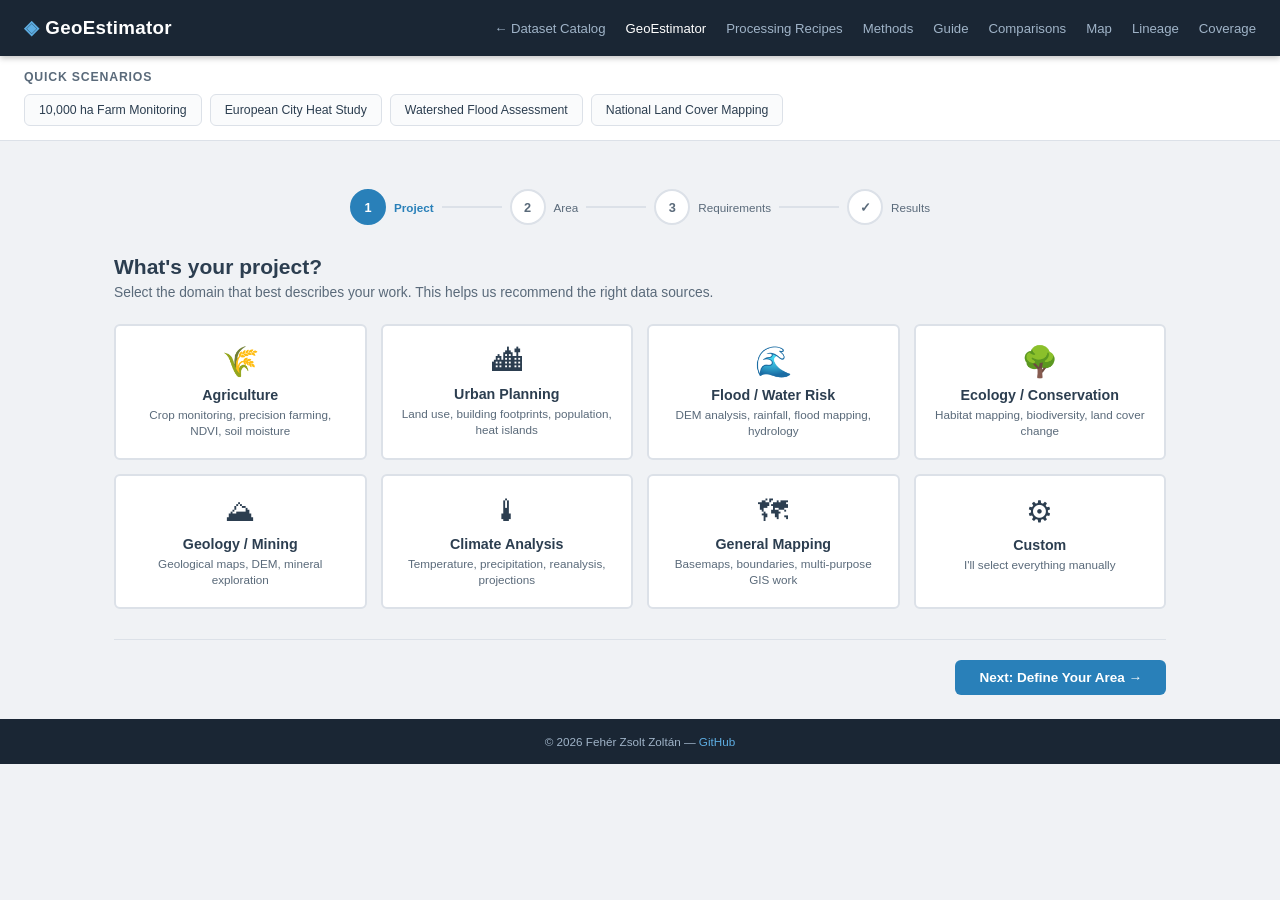
<file: app/estimator.html>
<!DOCTYPE html>
<html lang="en">
<head>
<meta charset="UTF-8">
<meta name="viewport" content="width=device-width, initial-scale=1.0">
<title>GeoEstimator — GIS Data Cost & Structure Estimator</title>
<meta name="author" content="Fehér Zsolt Zoltán">
<link rel="stylesheet" href="shared.css">
<script src="shared.js"></script>
<style>
/* ── Header Nav (estimator uses header-nav) ──────────── */
.header-nav{margin-left:auto;display:flex;gap:20px;font-size:.88rem}
.header-nav a{color:#a0b4c8;text-decoration:none;transition:color .2s}
.header-nav a:hover,.header-nav a.active{color:#fff}

/* ── Container ────────────────────────────────────────── */
.container{max-width:1100px;width:100%;margin:0 auto;padding:24px}

/* ── Scenarios Bar ────────────────────────────────────── */
.scenarios-bar{background:#fff;border-bottom:1px solid var(--border);padding:14px 24px}
.scenarios-bar h3{font-size:.82rem;text-transform:uppercase;letter-spacing:.8px;color:var(--text-light);margin-bottom:10px}
.scenario-btns{display:flex;flex-wrap:wrap;gap:8px}
.scenario-btn{
  padding:8px 14px;font-size:.82rem;border:1px solid var(--border);border-radius:var(--radius);
  background:#fafbfc;cursor:pointer;font-family:var(--font);color:var(--text);transition:all .15s
}
.scenario-btn:hover{background:var(--accent);color:#fff;border-color:var(--accent)}

/* ── Progress Steps ───────────────────────────────────── */
.progress{display:flex;align-items:center;justify-content:center;gap:0;margin:24px auto 30px;max-width:700px}
.progress-step{display:flex;align-items:center;gap:0}
.progress-circle{
  width:36px;height:36px;border-radius:50%;display:flex;align-items:center;justify-content:center;
  font-size:.85rem;font-weight:700;border:2px solid var(--border);color:var(--text-light);background:#fff;transition:all .3s;flex-shrink:0
}
.progress-label{font-size:.78rem;color:var(--text-light);margin-left:8px;white-space:nowrap;transition:color .3s}
.progress-line{width:60px;height:2px;background:var(--border);margin:0 8px;transition:background .3s;flex-shrink:0}
.progress-step.active .progress-circle{background:var(--accent);color:#fff;border-color:var(--accent)}
.progress-step.active .progress-label{color:var(--accent);font-weight:600}
.progress-step.done .progress-circle{background:var(--green);color:#fff;border-color:var(--green)}
.progress-step.done .progress-label{color:var(--green)}
.progress-line.done{background:var(--green)}
.progress-line.active{background:var(--accent)}

/* ── Wizard Panels ────────────────────────────────────── */
.step-panel{display:none;animation:fadeIn .35s ease}
.step-panel.visible{display:block}
@keyframes fadeIn{from{opacity:0;transform:translateY(10px)}to{opacity:1;transform:translateY(0)}}

.step-title{font-size:1.4rem;font-weight:700;margin-bottom:6px}
.step-subtitle{font-size:.92rem;color:var(--text-light);margin-bottom:24px}

/* ── Domain Cards ─────────────────────────────────────── */
.domain-grid{display:grid;grid-template-columns:repeat(auto-fill,minmax(220px,1fr));gap:14px}
.domain-card{
  background:var(--card-bg);border:2px solid var(--border);border-radius:var(--radius);padding:18px;cursor:pointer;
  transition:all .2s;text-align:center
}
.domain-card:hover{box-shadow:var(--shadow-hover);transform:translateY(-2px)}
.domain-card.selected{border-color:var(--accent);background:var(--blue-bg)}
.domain-icon{font-size:2rem;margin-bottom:8px}
.domain-name{font-size:.95rem;font-weight:700;margin-bottom:4px}
.domain-desc{font-size:.78rem;color:var(--text-light);line-height:1.4}

/* ── Area Section ─────────────────────────────────────── */
.area-presets{display:flex;flex-wrap:wrap;gap:8px;margin-bottom:18px}
.area-preset{
  padding:8px 16px;border:1px solid var(--border);border-radius:var(--radius);background:#fafbfc;
  cursor:pointer;font-family:var(--font);font-size:.85rem;transition:all .15s
}
.area-preset:hover,.area-preset.selected{background:var(--accent);color:#fff;border-color:var(--accent)}

.form-row{display:flex;gap:16px;flex-wrap:wrap;margin-bottom:16px;align-items:flex-end}
.form-group{display:flex;flex-direction:column;gap:5px;flex:1;min-width:200px}
.form-group label{font-size:.82rem;font-weight:600;color:var(--text)}
.form-group input,.form-group select{
  padding:10px 12px;border:1px solid var(--border);border-radius:var(--radius);font-size:.9rem;
  background:#fafbfc;font-family:var(--font);transition:border .2s
}
.form-group input:focus,.form-group select:focus{border-color:var(--accent);outline:none;box-shadow:0 0 0 3px rgba(41,128,185,.15)}
.form-group input[type="range"]{padding:4px 0;background:transparent}

.area-display{font-size:1.1rem;font-weight:700;color:var(--accent);margin:8px 0}

/* ── Requirements ─────────────────────────────────────── */
.req-section{margin-bottom:24px}
.req-section h3{font-size:.95rem;font-weight:700;margin-bottom:10px;padding-bottom:6px;border-bottom:1px solid var(--border)}

.radio-group{display:flex;flex-wrap:wrap;gap:8px;margin-bottom:4px}
.radio-option{
  padding:8px 16px;border:1px solid var(--border);border-radius:var(--radius);background:#fafbfc;
  cursor:pointer;font-size:.85rem;transition:all .15s;font-family:var(--font)
}
.radio-option:hover{border-color:var(--accent)}
.radio-option.selected{background:var(--accent);color:#fff;border-color:var(--accent)}

.checkbox-grid{display:grid;grid-template-columns:repeat(auto-fill,minmax(200px,1fr));gap:8px}
.checkbox-option{
  display:flex;align-items:center;gap:8px;padding:8px 12px;border:1px solid var(--border);
  border-radius:var(--radius);background:#fafbfc;cursor:pointer;font-size:.85rem;transition:all .15s
}
.checkbox-option:hover{border-color:var(--accent)}
.checkbox-option.selected{background:var(--blue-bg);border-color:var(--accent)}
.checkbox-option input{display:none}
.check-mark{width:18px;height:18px;border:2px solid var(--border);border-radius:3px;display:flex;align-items:center;justify-content:center;flex-shrink:0;transition:all .15s;font-size:.7rem}
.checkbox-option.selected .check-mark{background:var(--accent);border-color:var(--accent);color:#fff}

/* ── Navigation Buttons ───────────────────────────────── */
.step-nav{display:flex;justify-content:space-between;margin-top:30px;padding-top:20px;border-top:1px solid var(--border)}
.btn{
  padding:10px 24px;border:none;border-radius:var(--radius);font-size:.9rem;font-family:var(--font);
  cursor:pointer;transition:all .15s;font-weight:600
}
.btn-primary{background:var(--accent);color:#fff}
.btn-primary:hover{background:var(--accent-hover)}
.btn-secondary{background:#fff;color:var(--text);border:1px solid var(--border)}
.btn-secondary:hover{background:#f0f2f5}
.btn-reset{background:var(--red-bg);color:var(--red);border:1px solid #f5c6cb}
.btn-reset:hover{background:#f5c6cb}

/* ── Results ──────────────────────────────────────────── */
.results-tabs{display:flex;border-bottom:2px solid var(--border);margin-bottom:20px;overflow-x:auto}
.results-tab{
  padding:12px 20px;font-size:.88rem;font-weight:600;color:var(--text-light);cursor:pointer;
  border-bottom:2px solid transparent;margin-bottom:-2px;transition:all .2s;white-space:nowrap;background:none;border-top:none;border-left:none;border-right:none;font-family:var(--font)
}
.results-tab:hover{color:var(--text)}
.results-tab.active{color:var(--accent);border-bottom-color:var(--accent)}

.tab-content{display:none;animation:fadeIn .3s ease}
.tab-content.visible{display:block}

/* ── Result Cards ─────────────────────────────────────── */
.rec-grid{display:grid;grid-template-columns:repeat(auto-fill,minmax(320px,1fr));gap:14px}
.rec-card{
  background:var(--card-bg);border:1px solid var(--border);border-radius:var(--radius);padding:16px 18px;
  transition:box-shadow .2s
}
.rec-card:hover{box-shadow:var(--shadow-hover)}
.rec-card-title{font-size:1rem;font-weight:700;margin-bottom:6px;display:flex;align-items:center;gap:8px}
.rec-card-title a{color:var(--accent);text-decoration:none}
.rec-card-title a:hover{text-decoration:underline}
.rec-card-meta{font-size:.82rem;color:var(--text-light);margin-bottom:8px;line-height:1.5}
.rec-card-desc{font-size:.85rem;color:var(--text);line-height:1.45}
.rec-badge{display:inline-block;padding:2px 8px;border-radius:10px;font-size:.7rem;font-weight:600;text-transform:uppercase;letter-spacing:.4px}
.rec-badge-free{background:var(--green-bg);color:var(--green)}
.rec-badge-commercial{background:var(--red-bg);color:var(--red)}

/* ── Cost Table ───────────────────────────────────────── */
.cost-table{width:100%;border-collapse:collapse;margin:16px 0}
.cost-table th,.cost-table td{padding:10px 14px;text-align:left;border-bottom:1px solid var(--border);font-size:.88rem}
.cost-table th{background:#f7f9fb;font-weight:700;font-size:.82rem;text-transform:uppercase;letter-spacing:.5px;color:var(--text-light)}
.cost-table tr:last-child td{border-bottom:none}
.cost-table .total-row{font-weight:700;background:#f7f9fb;font-size:.95rem}
.cost-table .total-row td{border-top:2px solid var(--border)}
.cost-low{color:var(--green)}
.cost-med{color:var(--yellow)}
.cost-high{color:var(--red)}

/* ── Info Box ─────────────────────────────────────────── */
.info-box{background:#f7f9fb;border:1px solid var(--border);border-radius:var(--radius);padding:16px 20px;margin:16px 0}
.info-box h4{font-size:.9rem;margin-bottom:8px}
.info-box p,.info-box li{font-size:.85rem;color:var(--text-light);line-height:1.5}
.info-box ul{margin-left:18px;margin-top:6px}

/* ── Stack Cards ──────────────────────────────────────── */
.stack-grid{display:grid;grid-template-columns:repeat(auto-fill,minmax(280px,1fr));gap:14px}
.stack-card{background:var(--card-bg);border:1px solid var(--border);border-radius:var(--radius);padding:16px}
.stack-card h4{font-size:.9rem;margin-bottom:10px;color:var(--accent)}
.stack-item{display:flex;justify-content:space-between;padding:6px 0;font-size:.85rem;border-bottom:1px solid #f0f2f5}
.stack-item:last-child{border-bottom:none}
.stack-label{color:var(--text-light)}
.stack-value{font-weight:600}

/* ── Summary Header ───────────────────────────────────── */
.results-summary{background:#fff;border:1px solid var(--border);border-radius:var(--radius);padding:18px 22px;margin-bottom:20px;display:flex;flex-wrap:wrap;gap:20px}
.summary-item{display:flex;flex-direction:column;gap:2px}
.summary-item .s-label{font-size:.75rem;text-transform:uppercase;letter-spacing:.6px;color:var(--text-light);font-weight:600}
.summary-item .s-value{font-size:1rem;font-weight:700}

/* ── Data Viability Score ─────────────────────────────── */
.viability-card{background:#fff;border:1px solid var(--border);border-radius:var(--radius);padding:24px;margin-bottom:22px;box-shadow:var(--shadow)}
.viability-top{display:flex;align-items:center;gap:32px;flex-wrap:wrap}
.viability-gauge{position:relative;width:150px;height:150px;flex-shrink:0}
.viability-gauge svg{transform:rotate(-90deg)}
.viability-gauge-bg{fill:none;stroke:#e8ecf0;stroke-width:10}
.viability-gauge-fill{fill:none;stroke-width:10;stroke-linecap:round;transition:stroke-dashoffset .8s ease,stroke .4s}
.viability-gauge-text{position:absolute;inset:0;display:flex;flex-direction:column;align-items:center;justify-content:center}
.viability-gauge-number{font-size:2.2rem;font-weight:800;line-height:1}
.viability-gauge-label{font-size:.82rem;font-weight:700;margin-top:4px;text-transform:uppercase;letter-spacing:.6px}
.viability-info{flex:1;min-width:240px}
.viability-info h3{font-size:1.15rem;font-weight:700;margin-bottom:6px}
.viability-summary{font-size:.92rem;color:var(--text);line-height:1.55;margin-bottom:10px}
.viability-recommendation{font-size:.88rem;padding:10px 14px;border-radius:var(--radius);line-height:1.5;font-weight:500}
.viability-components{display:grid;grid-template-columns:repeat(auto-fill,minmax(240px,1fr));gap:10px;margin-top:18px}
.viability-comp{display:flex;align-items:center;gap:10px;font-size:.84rem}
.viability-comp-label{min-width:130px;color:var(--text-light);font-weight:600;white-space:nowrap}
.viability-comp-bar{flex:1;height:8px;background:#e8ecf0;border-radius:4px;overflow:hidden;min-width:80px}
.viability-comp-bar-fill{height:100%;border-radius:4px;transition:width .6s ease}
.viability-comp-val{min-width:28px;text-align:right;font-weight:700;font-size:.82rem}

/* ── Responsive ───────────────────────────────────────── */
@media(max-width:700px){
  .container{padding:16px}
  .domain-grid{grid-template-columns:repeat(auto-fill,minmax(150px,1fr))}
  .form-row{flex-direction:column}
  .progress-label{display:none}
  .progress-line{width:30px}
  .rec-grid{grid-template-columns:1fr}
  .results-summary{flex-direction:column;gap:10px}
  .viability-top{flex-direction:column;align-items:center;text-align:center}
  .viability-components{grid-template-columns:1fr}
}

/* ── Print ────────────────────────────────────────────── */
@media print{
  .header,.scenarios-bar,.step-nav,.progress,.btn,.results-tabs,.scenario-btns{display:none!important}
  body{background:#fff}
  .container{max-width:100%;padding:0}
  .results-summary,.rec-card,.cost-table,.stack-card,.info-box,.viability-card{break-inside:avoid}
  .tab-content{display:block!important;margin-bottom:30px}
  .tab-content::before{content:attr(data-print-title);display:block;font-size:1.2rem;font-weight:700;margin-bottom:12px;border-bottom:2px solid #333;padding-bottom:6px}
  .step-panel{display:none!important}
  #panelResults{display:block!important}
}
</style>
</head>
<body>

<!-- Header -->
<header class="header">
  <h1><span>&#9672;</span>GeoEstimator</h1>
  <nav class="header-nav">
    <a href="index.html">&larr; Dataset Catalog</a>
    <a href="estimator.html" class="active">GeoEstimator</a>
    <a href="recipes.html">Processing Recipes</a>
    <a href="methods.html">Methods</a>
    <a href="guide.html">Guide</a>
    <a href="compare.html">Comparisons</a>
    <a href="map.html">Map</a>
    <a href="lineage.html">Lineage</a>
    <a href="coverage.html">Coverage</a>
  </nav>
</header>

<!-- Scenario Presets -->
<div class="scenarios-bar">
  <h3>Quick Scenarios</h3>
  <div class="scenario-btns">
    <button class="scenario-btn" onclick="loadScenario('farm')">10,000 ha Farm Monitoring</button>
    <button class="scenario-btn" onclick="loadScenario('urban')">European City Heat Study</button>
    <button class="scenario-btn" onclick="loadScenario('flood')">Watershed Flood Assessment</button>
    <button class="scenario-btn" onclick="loadScenario('national')">National Land Cover Mapping</button>
  </div>
</div>

<div class="container">

<!-- Progress Indicator -->
<div class="progress" id="progressBar">
  <div class="progress-step active" data-step="1">
    <div class="progress-circle">1</div>
    <div class="progress-label">Project</div>
  </div>
  <div class="progress-line" id="pline1"></div>
  <div class="progress-step" data-step="2">
    <div class="progress-circle">2</div>
    <div class="progress-label">Area</div>
  </div>
  <div class="progress-line" id="pline2"></div>
  <div class="progress-step" data-step="3">
    <div class="progress-circle">3</div>
    <div class="progress-label">Requirements</div>
  </div>
  <div class="progress-line" id="pline3"></div>
  <div class="progress-step" data-step="4">
    <div class="progress-circle">&#10003;</div>
    <div class="progress-label">Results</div>
  </div>
</div>

<!-- ═══════════════ STEP 1 ═══════════════ -->
<div class="step-panel visible" id="panelStep1">
  <div class="step-title">What's your project?</div>
  <div class="step-subtitle">Select the domain that best describes your work. This helps us recommend the right data sources.</div>

  <div class="domain-grid" id="domainGrid">
    <div class="domain-card" data-domain="agriculture" onclick="selectDomain(this)">
      <div class="domain-icon">&#x1F33E;</div>
      <div class="domain-name">Agriculture</div>
      <div class="domain-desc">Crop monitoring, precision farming, NDVI, soil moisture</div>
    </div>
    <div class="domain-card" data-domain="urban" onclick="selectDomain(this)">
      <div class="domain-icon">&#x1F3D9;</div>
      <div class="domain-name">Urban Planning</div>
      <div class="domain-desc">Land use, building footprints, population, heat islands</div>
    </div>
    <div class="domain-card" data-domain="flood" onclick="selectDomain(this)">
      <div class="domain-icon">&#x1F30A;</div>
      <div class="domain-name">Flood / Water Risk</div>
      <div class="domain-desc">DEM analysis, rainfall, flood mapping, hydrology</div>
    </div>
    <div class="domain-card" data-domain="ecology" onclick="selectDomain(this)">
      <div class="domain-icon">&#x1F333;</div>
      <div class="domain-name">Ecology / Conservation</div>
      <div class="domain-desc">Habitat mapping, biodiversity, land cover change</div>
    </div>
    <div class="domain-card" data-domain="geology" onclick="selectDomain(this)">
      <div class="domain-icon">&#x26F0;</div>
      <div class="domain-name">Geology / Mining</div>
      <div class="domain-desc">Geological maps, DEM, mineral exploration</div>
    </div>
    <div class="domain-card" data-domain="climate" onclick="selectDomain(this)">
      <div class="domain-icon">&#x1F321;</div>
      <div class="domain-name">Climate Analysis</div>
      <div class="domain-desc">Temperature, precipitation, reanalysis, projections</div>
    </div>
    <div class="domain-card" data-domain="general" onclick="selectDomain(this)">
      <div class="domain-icon">&#x1F5FA;</div>
      <div class="domain-name">General Mapping</div>
      <div class="domain-desc">Basemaps, boundaries, multi-purpose GIS work</div>
    </div>
    <div class="domain-card" data-domain="custom" onclick="selectDomain(this)">
      <div class="domain-icon">&#x2699;</div>
      <div class="domain-name">Custom</div>
      <div class="domain-desc">I'll select everything manually</div>
    </div>
  </div>

  <div class="step-nav">
    <div></div>
    <button class="btn btn-primary" onclick="goToStep(2)" id="btnNext1" disabled>Next: Define Your Area &rarr;</button>
  </div>
</div>

<!-- ═══════════════ STEP 2 ═══════════════ -->
<div class="step-panel" id="panelStep2">
  <div class="step-title">Define your area</div>
  <div class="step-subtitle">How large is your area of interest, and where is it located?</div>

  <h3 style="font-size:.9rem;margin-bottom:10px;">Quick presets</h3>
  <div class="area-presets" id="areaPresets">
    <button class="area-preset" data-area="100" onclick="selectAreaPreset(this)">City (100 km&sup2;)</button>
    <button class="area-preset" data-area="2500" onclick="selectAreaPreset(this)">County (2,500 km&sup2;)</button>
    <button class="area-preset" data-area="25000" onclick="selectAreaPreset(this)">Region (25,000 km&sup2;)</button>
    <button class="area-preset" data-area="93000" onclick="selectAreaPreset(this)">Hungary (93,000 km&sup2;)</button>
    <button class="area-preset" data-area="0" onclick="selectAreaPreset(this)">Custom</button>
  </div>

  <div class="form-row">
    <div class="form-group" style="flex:2">
      <label for="areaSlider">Area (km&sup2;)</label>
      <input type="range" id="areaSlider" min="1" max="200000" value="100" step="1" oninput="syncArea('slider')">
    </div>
    <div class="form-group" style="flex:1;max-width:180px">
      <label for="areaInput">Exact value</label>
      <input type="number" id="areaInput" value="100" min="1" max="1000000" oninput="syncArea('input')">
    </div>
  </div>
  <div class="area-display" id="areaDisplay">100 km&sup2;</div>

  <div class="form-row">
    <div class="form-group">
      <label for="regionSelect">Region</label>
      <select id="regionSelect">
        <option value="global">Global</option>
        <option value="europe" selected>Europe</option>
        <option value="hungary">Hungary</option>
        <option value="germany">Germany</option>
        <option value="france">France</option>
        <option value="spain">Spain</option>
        <option value="italy">Italy</option>
        <option value="uk">United Kingdom</option>
        <option value="usa">United States</option>
        <option value="africa">Africa</option>
        <option value="asia">Asia</option>
        <option value="south-america">South America</option>
      </select>
    </div>
  </div>

  <div class="step-nav">
    <button class="btn btn-secondary" onclick="goToStep(1)">&larr; Back</button>
    <button class="btn btn-primary" onclick="goToStep(3)">Next: Requirements &rarr;</button>
  </div>
</div>

<!-- ═══════════════ STEP 3 ═══════════════ -->
<div class="step-panel" id="panelStep3">
  <div class="step-title">What do you need?</div>
  <div class="step-subtitle">Define your spatial, temporal, and data type requirements.</div>

  <div class="req-section">
    <h3>Spatial Resolution</h3>
    <div class="radio-group" id="resolutionGroup">
      <div class="radio-option" data-value="low" onclick="selectRadio(this,'resolutionGroup')">Low (&gt;100 m)</div>
      <div class="radio-option selected" data-value="medium" onclick="selectRadio(this,'resolutionGroup')">Medium (10-100 m)</div>
      <div class="radio-option" data-value="high" onclick="selectRadio(this,'resolutionGroup')">High (1-10 m)</div>
      <div class="radio-option" data-value="very-high" onclick="selectRadio(this,'resolutionGroup')">Very High (&lt;1 m)</div>
    </div>
  </div>

  <div class="req-section">
    <h3>Temporal Frequency</h3>
    <div class="radio-group" id="frequencyGroup">
      <div class="radio-option" data-value="one-time" onclick="selectRadio(this,'frequencyGroup')">One-time</div>
      <div class="radio-option" data-value="annual" onclick="selectRadio(this,'frequencyGroup')">Annual</div>
      <div class="radio-option selected" data-value="monthly" onclick="selectRadio(this,'frequencyGroup')">Monthly</div>
      <div class="radio-option" data-value="weekly" onclick="selectRadio(this,'frequencyGroup')">Weekly</div>
      <div class="radio-option" data-value="daily" onclick="selectRadio(this,'frequencyGroup')">Daily</div>
    </div>
  </div>

  <div class="req-section">
    <h3>Historical Depth</h3>
    <div class="radio-group" id="historyGroup">
      <div class="radio-option selected" data-value="current" onclick="selectRadio(this,'historyGroup')">Current only</div>
      <div class="radio-option" data-value="5" onclick="selectRadio(this,'historyGroup')">5 years</div>
      <div class="radio-option" data-value="10" onclick="selectRadio(this,'historyGroup')">10 years</div>
      <div class="radio-option" data-value="30" onclick="selectRadio(this,'historyGroup')">30+ years</div>
    </div>
  </div>

  <div class="req-section">
    <h3>Data Types Needed</h3>
    <div class="checkbox-grid" id="dataTypesGrid">
      <label class="checkbox-option" onclick="toggleCheck(this)"><input type="checkbox" value="optical"><span class="check-mark"></span> Optical Imagery</label>
      <label class="checkbox-option" onclick="toggleCheck(this)"><input type="checkbox" value="sar"><span class="check-mark"></span> SAR (Radar)</label>
      <label class="checkbox-option" onclick="toggleCheck(this)"><input type="checkbox" value="dem"><span class="check-mark"></span> DEM / Elevation</label>
      <label class="checkbox-option" onclick="toggleCheck(this)"><input type="checkbox" value="climate"><span class="check-mark"></span> Climate / Weather</label>
      <label class="checkbox-option" onclick="toggleCheck(this)"><input type="checkbox" value="soil"><span class="check-mark"></span> Soil</label>
      <label class="checkbox-option" onclick="toggleCheck(this)"><input type="checkbox" value="hydrology"><span class="check-mark"></span> Hydrology</label>
      <label class="checkbox-option" onclick="toggleCheck(this)"><input type="checkbox" value="landcover"><span class="check-mark"></span> Land Cover</label>
      <label class="checkbox-option" onclick="toggleCheck(this)"><input type="checkbox" value="airquality"><span class="check-mark"></span> Air Quality</label>
      <label class="checkbox-option" onclick="toggleCheck(this)"><input type="checkbox" value="population"><span class="check-mark"></span> Population</label>
      <label class="checkbox-option" onclick="toggleCheck(this)"><input type="checkbox" value="boundaries"><span class="check-mark"></span> Admin Boundaries</label>
    </div>
  </div>

  <div class="step-nav">
    <button class="btn btn-secondary" onclick="goToStep(2)">&larr; Back</button>
    <button class="btn btn-primary" onclick="generateResults()">Generate Estimate &#x2192;</button>
  </div>
</div>

<!-- ═══════════════ RESULTS ═══════════════ -->
<div class="step-panel" id="panelResults">

  <div style="display:flex;justify-content:space-between;align-items:center;flex-wrap:wrap;gap:10px;margin-bottom:16px">
    <div class="step-title" style="margin-bottom:0">Your GeoEstimate</div>
    <div style="display:flex;gap:8px;flex-wrap:wrap;align-items:center">
      <select id="budgetCurrency" style="padding:8px 10px;border:1px solid var(--border);border-radius:var(--radius);font-size:.85rem;font-family:var(--font);background:#fafbfc;cursor:pointer" title="Report currency">
        <option value="EUR" selected>&#8364; EUR</option>
        <option value="USD">$ USD</option>
      </select>
      <button class="btn btn-primary" onclick="generateBudgetReport()" style="background:#27ae60">Download Budget Report</button>
      <button class="btn btn-secondary" onclick="copyBudgetMarkdown()">Copy as Markdown</button>
      <button class="btn btn-secondary" onclick="window.print()">Print / PDF</button>
      <button class="btn btn-reset" onclick="startOver()">Start Over</button>
    </div>
  </div>

  <div class="results-summary" id="resultsSummary"></div>

  <div class="viability-card" id="viabilityCard"></div>

  <div class="results-tabs" id="resultsTabs">
    <button class="results-tab active" data-tab="free" onclick="switchTab(this)">Free Sources</button>
    <button class="results-tab" data-tab="commercial" onclick="switchTab(this)">Commercial Alternatives</button>
    <button class="results-tab" data-tab="cost" onclick="switchTab(this)">Cost Breakdown</button>
    <button class="results-tab" data-tab="stack" onclick="switchTab(this)">Recommended Stack</button>
    <button class="results-tab" data-tab="storage" onclick="switchTab(this)">Storage &amp; Download</button>
  </div>

  <div class="tab-content visible" id="tabFree" data-print-title="Free Data Sources"></div>
  <div class="tab-content" id="tabCommercial" data-print-title="Commercial Alternatives"></div>
  <div class="tab-content" id="tabCost" data-print-title="Cost Breakdown"></div>
  <div class="tab-content" id="tabStack" data-print-title="Recommended Stack"></div>
  <div class="tab-content" id="tabStorage" data-print-title="Storage &amp; Download Estimates"></div>
</div>

</div><!-- /container -->

<script>
(function(){
"use strict";

/* ══════════════════════════════════════════════
   STATE
   ══════════════════════════════════════════════ */
var state = {
  domain: '',
  area: 100,
  region: 'europe',
  resolution: 'medium',
  frequency: 'monthly',
  history: 'current',
  dataTypes: []
};

/* ══════════════════════════════════════════════
   FREE DATA SOURCE DATABASE
   ══════════════════════════════════════════════ */
var freeDB = {
  'sentinel-2': {name:'Sentinel-2 L2A',provides:'Multispectral optical imagery (13 bands)',resolution:'10 m',link:'https://dataspace.copernicus.eu/',types:['optical','landcover']},
  'landsat': {name:'Landsat 8/9',provides:'Multispectral optical + thermal (30 m optical, 100 m thermal)',resolution:'30 m',link:'https://earthexplorer.usgs.gov/',types:['optical']},
  'sentinel-1': {name:'Sentinel-1',provides:'C-band SAR imagery for all-weather monitoring',resolution:'5-40 m',link:'https://dataspace.copernicus.eu/',types:['sar']},
  'copernicus-dem': {name:'Copernicus GLO-30 DEM',provides:'Global digital elevation model',resolution:'30 m',link:'https://spacedata.copernicus.eu/collections/copernicus-digital-elevation-model',types:['dem']},
  'era5': {name:'ERA5 Reanalysis',provides:'Hourly climate data: temperature, precipitation, wind, radiation (1940-present)',resolution:'31 km',link:'https://cds.climate.copernicus.eu/',types:['climate']},
  'era5-land': {name:'ERA5-Land',provides:'Enhanced land-surface climate variables',resolution:'9 km',link:'https://cds.climate.copernicus.eu/',types:['climate']},
  'soilgrids': {name:'SoilGrids',provides:'Global soil property maps (texture, organic carbon, pH, etc.)',resolution:'250 m',link:'https://soilgrids.org/',types:['soil']},
  'corine': {name:'CORINE Land Cover',provides:'European land cover classification (2000-2018)',resolution:'100 m',link:'https://land.copernicus.eu/pan-european/corine-land-cover',types:['landcover']},
  'chirps': {name:'CHIRPS',provides:'Rainfall estimates for trend analysis and drought monitoring',resolution:'5 km',link:'https://www.chc.ucsb.edu/data/chirps',types:['climate']},
  'hydrosheds': {name:'HydroSHEDS',provides:'Hydrographic information: river networks, catchments, flow direction',resolution:'90 m - 500 m',link:'https://www.hydrosheds.org/',types:['hydrology']},
  'glofas': {name:'GloFAS',provides:'Global flood monitoring and forecasting',resolution:'~10 km',link:'https://www.globalfloods.eu/',types:['hydrology']},
  'grace-fo': {name:'GRACE-FO',provides:'Gravity-based groundwater and ice-sheet mass change data',resolution:'~300 km',link:'https://grace.jpl.nasa.gov/',types:['hydrology']},
  'ghsl': {name:'GHSL (Global Human Settlement Layer)',provides:'Built-up area, population density, urbanization degree',resolution:'10-100 m',link:'https://ghsl.jrc.ec.europa.eu/',types:['population']},
  'worldpop': {name:'WorldPop',provides:'Gridded population estimates at high resolution',resolution:'100 m',link:'https://www.worldpop.org/',types:['population']},
  'urban-atlas': {name:'Urban Atlas',provides:'Detailed European urban land use/land cover maps',resolution:'2.5 m',link:'https://land.copernicus.eu/local/urban-atlas',types:['landcover']},
  'viirs-ntl': {name:'VIIRS Nighttime Lights',provides:'Monthly nighttime light composites for urban and economic analysis',resolution:'500 m',link:'https://eogdata.mines.edu/products/vnl/',types:['optical']},
  'osm': {name:'OpenStreetMap',provides:'Collaborative vector map data: roads, buildings, POIs, boundaries',resolution:'Vector',link:'https://www.openstreetmap.org/',types:['boundaries']},
  'gbif': {name:'GBIF',provides:'Global biodiversity species occurrence records',resolution:'Point data',link:'https://www.gbif.org/',types:['ecology']},
  'copernicus-hrl': {name:'Copernicus High Resolution Layers',provides:'European tree cover, grassland, wetland, water, imperviousness',resolution:'10-20 m',link:'https://land.copernicus.eu/pan-european/high-resolution-layers',types:['landcover']},
  'global-forest-watch': {name:'Global Forest Watch',provides:'Forest cover, loss, gain, and fire alerts',resolution:'30 m',link:'https://www.globalforestwatch.org/',types:['landcover']},
  'iucn': {name:'IUCN Red List Spatial Data',provides:'Species range maps for threatened species',resolution:'Vector',link:'https://www.iucnredlist.org/resources/spatial-data-download',types:['ecology']},
  'onegeology': {name:'OneGeology',provides:'Global geological map data from national surveys',resolution:'Varies',link:'https://onegeology.org/',types:['geology']},
  'egdi': {name:'EGDI (European Geological Data Infrastructure)',provides:'European geological, mineral, groundwater maps',resolution:'Varies',link:'https://www.europe-geology.eu/',types:['geology']},
  'usgs-earthquake': {name:'USGS Earthquake Hazards',provides:'Seismicity data, earthquake catalogs, hazard maps',resolution:'Point/Vector',link:'https://earthquake.usgs.gov/',types:['geology']},
  'cams': {name:'CAMS (Copernicus Atmosphere)',provides:'Air quality forecasts and reanalysis: PM2.5, ozone, NO2',resolution:'~40 km',link:'https://atmosphere.copernicus.eu/',types:['airquality','climate']},
  'cru-ts': {name:'CRU TS',provides:'Monthly gridded climate observations (1901-present)',resolution:'0.5 deg (~50 km)',link:'https://crudata.uea.ac.uk/cru/data/hrg/',types:['climate']},
  'e-obs': {name:'E-OBS',provides:'Daily European gridded temperature and precipitation',resolution:'0.1 deg (~10 km)',link:'https://www.ecad.eu/download/ensembles/download.php',types:['climate']},
  'hungaromet': {name:'HungaroMet Open Data',provides:'Hungarian meteorological observation and forecast data',resolution:'Station/Grid',link:'https://odp.met.hu/',types:['climate']},
  'ghcn': {name:'GHCN (Global Historical Climatology Network)',provides:'Long-term station-based climate records',resolution:'Station',link:'https://www.ncei.noaa.gov/products/land-based-station/global-historical-climatology-network-daily',types:['climate']},
  'natural-earth': {name:'Natural Earth',provides:'Public domain vector and raster map data for cartography',resolution:'1:10m - 1:110m',link:'https://www.naturalearthdata.com/',types:['boundaries']}
};

/* Domain-to-dataset mapping */
var domainRecommendations = {
  agriculture: ['sentinel-2','landsat','corine','soilgrids','era5-land','chirps','copernicus-dem'],
  flood: ['copernicus-dem','hydrosheds','glofas','era5','grace-fo','sentinel-1','corine'],
  urban: ['ghsl','worldpop','urban-atlas','sentinel-2','viirs-ntl','osm','copernicus-dem'],
  ecology: ['gbif','copernicus-hrl','corine','sentinel-2','global-forest-watch','iucn'],
  geology: ['onegeology','egdi','usgs-earthquake','soilgrids','copernicus-dem','sentinel-2','landsat'],
  climate: ['era5','cams','cru-ts','e-obs','hungaromet','ghcn','chirps'],
  general: ['sentinel-2','copernicus-dem','osm','corine','natural-earth','landsat'],
  custom: []
};

/* Commercial data */
var commercialDB = {
  'maxar': {name:'Maxar WorldView',resolution:'30-50 cm',priceMin:15,priceMax:65,unit:'km2',category:'optical-vhr',link:'https://www.maxar.com/'},
  'pleiades-neo': {name:'Airbus Pleiades Neo',resolution:'30 cm',priceMin:26,priceMax:63,unit:'km2',category:'optical-vhr',link:'https://www.intelligence-airbusds.com/imagery/pleiades-neo/'},
  'skysat': {name:'Planet SkySat',resolution:'50 cm',priceMin:7,priceMax:10,unit:'km2',category:'optical-vhr',link:'https://www.planet.com/products/hi-res-monitoring/'},
  'planetscope': {name:'Planet PlanetScope',resolution:'3 m',priceMin:2700,priceMax:2700,unit:'year',category:'optical-hr',link:'https://www.planet.com/products/planet-imagery/'},
  'spot': {name:'SPOT 6/7',resolution:'1.5 m',priceMin:2.5,priceMax:6,unit:'km2',category:'optical-hr',link:'https://www.intelligence-airbusds.com/imagery/spot/'},
  'iceye': {name:'ICEYE SAR',resolution:'25 cm - 1 m',priceMin:15,priceMax:100,unit:'km2',category:'sar',link:'https://www.iceye.com/'},
  'capella': {name:'Capella Space SAR',resolution:'50 cm',priceMin:15,priceMax:60,unit:'km2',category:'sar',link:'https://www.capellaspace.com/'}
};

/* ══════════════════════════════════════════════
   NAVIGATION
   ══════════════════════════════════════════════ */
var currentStep = 1;

window.goToStep = function(step) {
  if (step === 2 && !state.domain) return;
  currentStep = step;
  document.querySelectorAll('.step-panel').forEach(function(p){ p.classList.remove('visible'); });
  var panelId = step <= 3 ? 'panelStep' + step : 'panelResults';
  document.getElementById(panelId).classList.add('visible');
  updateProgress(step);
  window.scrollTo({top: 0, behavior: 'smooth'});
};

function updateProgress(step) {
  var steps = document.querySelectorAll('.progress-step');
  var lines = [document.getElementById('pline1'), document.getElementById('pline2'), document.getElementById('pline3')];
  steps.forEach(function(s, i) {
    var n = i + 1;
    s.classList.remove('active', 'done');
    if (n < step) s.classList.add('done');
    else if (n === step) s.classList.add('active');
  });
  lines.forEach(function(l, i) {
    l.classList.remove('active', 'done');
    if (i + 1 < step - 1) l.classList.add('done');
    else if (i + 1 === step - 1) l.classList.add('active');
  });
}

/* ══════════════════════════════════════════════
   STEP 1 — Domain
   ══════════════════════════════════════════════ */
window.selectDomain = function(el) {
  document.querySelectorAll('.domain-card').forEach(function(c){ c.classList.remove('selected'); });
  el.classList.add('selected');
  state.domain = el.getAttribute('data-domain');
  document.getElementById('btnNext1').disabled = false;
  applyDomainDefaults(state.domain);
};

function applyDomainDefaults(domain) {
  var defaults = {
    agriculture: {resolution:'medium', frequency:'monthly', history:'5', dataTypes:['optical','climate','soil','dem','landcover']},
    urban: {resolution:'high', frequency:'monthly', history:'10', dataTypes:['optical','population','dem','landcover','boundaries']},
    flood: {resolution:'medium', frequency:'daily', history:'30', dataTypes:['dem','sar','climate','hydrology','landcover','soil']},
    ecology: {resolution:'medium', frequency:'annual', history:'10', dataTypes:['optical','landcover','dem']},
    geology: {resolution:'medium', frequency:'one-time', history:'current', dataTypes:['optical','dem','soil']},
    climate: {resolution:'low', frequency:'monthly', history:'30', dataTypes:['climate','airquality']},
    general: {resolution:'medium', frequency:'annual', history:'current', dataTypes:['optical','dem','boundaries','landcover']},
    custom: {resolution:'medium', frequency:'monthly', history:'current', dataTypes:[]}
  };
  var d = defaults[domain];
  if (!d) return;
  state.resolution = d.resolution;
  state.frequency = d.frequency;
  state.history = d.history;
  state.dataTypes = d.dataTypes.slice();
  syncUIFromState();
}

/* ══════════════════════════════════════════════
   STEP 2 — Area
   ══════════════════════════════════════════════ */
window.selectAreaPreset = function(el) {
  document.querySelectorAll('.area-preset').forEach(function(b){ b.classList.remove('selected'); });
  el.classList.add('selected');
  var v = parseInt(el.getAttribute('data-area'));
  if (v > 0) {
    state.area = v;
    document.getElementById('areaSlider').value = Math.min(v, 200000);
    document.getElementById('areaInput').value = v;
    document.getElementById('areaDisplay').textContent = formatNum(v) + ' km\u00B2';
  }
};

window.syncArea = function(source) {
  var v;
  if (source === 'slider') {
    v = parseInt(document.getElementById('areaSlider').value);
    document.getElementById('areaInput').value = v;
  } else {
    v = parseInt(document.getElementById('areaInput').value) || 1;
    document.getElementById('areaSlider').value = Math.min(v, 200000);
  }
  state.area = v;
  document.getElementById('areaDisplay').textContent = formatNum(v) + ' km\u00B2';
  document.querySelectorAll('.area-preset').forEach(function(b){ b.classList.remove('selected'); });
};

/* ══════════════════════════════════════════════
   STEP 3 — Requirements
   ══════════════════════════════════════════════ */
window.selectRadio = function(el, groupId) {
  var group = document.getElementById(groupId);
  group.querySelectorAll('.radio-option').forEach(function(o){ o.classList.remove('selected'); });
  el.classList.add('selected');
  var val = el.getAttribute('data-value');
  if (groupId === 'resolutionGroup') state.resolution = val;
  else if (groupId === 'frequencyGroup') state.frequency = val;
  else if (groupId === 'historyGroup') state.history = val;
};

window.toggleCheck = function(el) {
  // Small delay to let the native checkbox toggle first
  setTimeout(function(){
    var cb = el.querySelector('input');
    var val = cb.value;
    if (cb.checked) {
      el.classList.add('selected');
      if (state.dataTypes.indexOf(val) === -1) state.dataTypes.push(val);
    } else {
      el.classList.remove('selected');
      state.dataTypes = state.dataTypes.filter(function(t){ return t !== val; });
    }
  }, 10);
};

/* ══════════════════════════════════════════════
   SYNC UI FROM STATE
   ══════════════════════════════════════════════ */
function syncUIFromState() {
  // Resolution
  var rg = document.getElementById('resolutionGroup');
  rg.querySelectorAll('.radio-option').forEach(function(o){
    o.classList.toggle('selected', o.getAttribute('data-value') === state.resolution);
  });
  // Frequency
  var fg = document.getElementById('frequencyGroup');
  fg.querySelectorAll('.radio-option').forEach(function(o){
    o.classList.toggle('selected', o.getAttribute('data-value') === state.frequency);
  });
  // History
  var hg = document.getElementById('historyGroup');
  hg.querySelectorAll('.radio-option').forEach(function(o){
    o.classList.toggle('selected', o.getAttribute('data-value') === state.history);
  });
  // Data types
  document.querySelectorAll('#dataTypesGrid .checkbox-option').forEach(function(el){
    var cb = el.querySelector('input');
    var checked = state.dataTypes.indexOf(cb.value) !== -1;
    cb.checked = checked;
    el.classList.toggle('selected', checked);
  });
  // Area
  document.getElementById('areaSlider').value = Math.min(state.area, 200000);
  document.getElementById('areaInput').value = state.area;
  document.getElementById('areaDisplay').textContent = formatNum(state.area) + ' km\u00B2';
  // Region
  if (state.region) document.getElementById('regionSelect').value = state.region;
}

/* ══════════════════════════════════════════════
   SCENARIOS
   ══════════════════════════════════════════════ */
window.loadScenario = function(id) {
  var scenarios = {
    farm: {domain:'agriculture', area:100, region:'europe', resolution:'medium', frequency:'monthly', history:'5', dataTypes:['optical','climate','soil','dem','landcover']},
    urban: {domain:'urban', area:500, region:'europe', resolution:'high', frequency:'monthly', history:'10', dataTypes:['optical','population','dem','landcover','boundaries']},
    flood: {domain:'flood', area:5000, region:'europe', resolution:'medium', frequency:'daily', history:'30', dataTypes:['dem','sar','climate','hydrology','landcover','soil']},
    national: {domain:'general', area:93000, region:'hungary', resolution:'medium', frequency:'annual', history:'30', dataTypes:['optical','dem','landcover','boundaries']}
  };
  var s = scenarios[id];
  if (!s) return;
  Object.keys(s).forEach(function(k){ state[k] = Array.isArray(s[k]) ? s[k].slice() : s[k]; });

  // Sync domain cards
  document.querySelectorAll('.domain-card').forEach(function(c){
    c.classList.toggle('selected', c.getAttribute('data-domain') === state.domain);
  });
  document.getElementById('btnNext1').disabled = false;
  document.getElementById('regionSelect').value = state.region;
  syncUIFromState();
  generateResults();
};

/* ══════════════════════════════════════════════
   START OVER
   ══════════════════════════════════════════════ */
window.startOver = function() {
  state = {domain:'',area:100,region:'europe',resolution:'medium',frequency:'monthly',history:'current',dataTypes:[]};
  document.querySelectorAll('.domain-card').forEach(function(c){ c.classList.remove('selected'); });
  document.getElementById('btnNext1').disabled = true;
  syncUIFromState();
  goToStep(1);
};

/* ══════════════════════════════════════════════
   GENERATE RESULTS
   ══════════════════════════════════════════════ */
window.generateResults = function() {
  state.region = document.getElementById('regionSelect').value;
  renderSummary();
  renderViabilityScore();
  renderFreeSources();
  renderCommercial();
  renderCostBreakdown();
  renderStack();
  renderStorageDownload();
  goToStep(4);
};

/* ── Results Summary ──────────────────────── */
function renderSummary() {
  var domainLabels = {agriculture:'Agriculture',urban:'Urban Planning',flood:'Flood / Water Risk',ecology:'Ecology / Conservation',geology:'Geology / Mining',climate:'Climate Analysis',general:'General Mapping',custom:'Custom'};
  var resLabels = {low:'Low (>100 m)',medium:'Medium (10-100 m)',high:'High (1-10 m)','very-high':'Very High (<1 m)'};
  var freqLabels = {'one-time':'One-time',annual:'Annual',monthly:'Monthly',weekly:'Weekly',daily:'Daily'};
  var histLabels = {current:'Current only','5':'5 years','10':'10 years','30':'30+ years'};
  var regionLabels = {global:'Global',europe:'Europe',hungary:'Hungary',germany:'Germany',france:'France',spain:'Spain',italy:'Italy',uk:'United Kingdom',usa:'United States',africa:'Africa',asia:'Asia','south-america':'South America'};

  document.getElementById('resultsSummary').innerHTML =
    '<div class="summary-item"><span class="s-label">Domain</span><span class="s-value">' + (domainLabels[state.domain]||state.domain) + '</span></div>' +
    '<div class="summary-item"><span class="s-label">Area</span><span class="s-value">' + formatNum(state.area) + ' km\u00B2</span></div>' +
    '<div class="summary-item"><span class="s-label">Region</span><span class="s-value">' + (regionLabels[state.region]||state.region) + '</span></div>' +
    '<div class="summary-item"><span class="s-label">Resolution</span><span class="s-value">' + (resLabels[state.resolution]||state.resolution) + '</span></div>' +
    '<div class="summary-item"><span class="s-label">Frequency</span><span class="s-value">' + (freqLabels[state.frequency]||state.frequency) + '</span></div>' +
    '<div class="summary-item"><span class="s-label">History</span><span class="s-value">' + (histLabels[state.history]||state.history) + '</span></div>';
}

/* ── Tab 1: Free Sources ──────────────────── */
function renderFreeSources() {
  var domainRecs = domainRecommendations[state.domain] || [];
  // Also add data-type-matched sources
  var allKeys = {};
  domainRecs.forEach(function(k){ allKeys[k] = true; });

  // Add sources that match selected data types
  Object.keys(freeDB).forEach(function(k){
    var ds = freeDB[k];
    ds.types.forEach(function(t){
      if (state.dataTypes.indexOf(t) !== -1) allKeys[k] = true;
    });
  });

  var keys = Object.keys(allKeys);
  if (keys.length === 0) {
    document.getElementById('tabFree').innerHTML = '<div class="info-box"><h4>No specific free sources matched</h4><p>Try selecting data types in Step 3, or choose a specific domain in Step 1.</p></div>';
    return;
  }

  var html = '<div class="rec-grid">';
  keys.forEach(function(k){
    var ds = freeDB[k];
    if (!ds) return;
    html += '<div class="rec-card">' +
      '<div class="rec-card-title"><span class="rec-badge rec-badge-free">Free</span> <a href="' + esc(ds.link) + '" target="_blank" rel="noopener">' + esc(ds.name) + '</a></div>' +
      '<div class="rec-card-meta">Resolution: ' + esc(ds.resolution) + '</div>' +
      '<div class="rec-card-desc">' + esc(ds.provides) + '</div>' +
    '</div>';
  });
  html += '</div>';
  document.getElementById('tabFree').innerHTML = html;
}

/* ── Tab 2: Commercial Alternatives ───────── */
function renderCommercial() {
  var items = [];
  var area = state.area;
  var acqs = getAcquisitionsPerYear();
  var years = getYears();

  // Show VHR if resolution is very-high
  if (state.resolution === 'very-high') {
    items.push(commercialDB['maxar']);
    items.push(commercialDB['pleiades-neo']);
    items.push(commercialDB['skysat']);
  }
  // Show HR if resolution is high
  if (state.resolution === 'high') {
    items.push(commercialDB['planetscope']);
    items.push(commercialDB['spot']);
  }
  // Show SAR if SAR is needed
  if (state.dataTypes.indexOf('sar') !== -1) {
    items.push(commercialDB['iceye']);
    items.push(commercialDB['capella']);
  }
  // If nothing matched, show a note
  if (items.length === 0 && (state.resolution === 'very-high' || state.resolution === 'high')) {
    items.push(commercialDB['planetscope']);
  }

  if (items.length === 0) {
    document.getElementById('tabCommercial').innerHTML = '<div class="info-box"><h4>No commercial data likely needed</h4><p>Your selected resolution and data types can likely be fulfilled entirely with free data sources. Commercial options become relevant when you need sub-10m optical or high-resolution SAR.</p></div>';
    return;
  }

  var html = '<div class="rec-grid">';
  items.forEach(function(item){
    if (!item) return;
    var costStr = '';
    if (item.unit === 'km2') {
      var costLow = item.priceMin * area;
      var costHigh = item.priceMax * area;
      var totalLow = costLow * acqs * years;
      var totalHigh = costHigh * acqs * years;
      costStr = '<div class="rec-card-meta">Per km&sup2;: $' + item.priceMin + ' &ndash; $' + item.priceMax + '</div>' +
        '<div class="rec-card-meta">Single acquisition (' + formatNum(area) + ' km&sup2;): <strong>$' + formatNum(Math.round(costLow)) + ' &ndash; $' + formatNum(Math.round(costHigh)) + '</strong></div>' +
        '<div class="rec-card-meta">Total estimate (' + acqs + ' acq/yr &times; ' + years + ' yr): <strong>$' + formatNum(Math.round(totalLow)) + ' &ndash; $' + formatNum(Math.round(totalHigh)) + '</strong></div>';
    } else {
      var totalLow2 = item.priceMin * years;
      costStr = '<div class="rec-card-meta">Subscription: ~$' + formatNum(item.priceMin) + '+/year</div>' +
        '<div class="rec-card-meta">Total estimate (' + years + ' yr): <strong>~$' + formatNum(Math.round(totalLow2)) + '+</strong></div>';
    }
    html += '<div class="rec-card">' +
      '<div class="rec-card-title"><span class="rec-badge rec-badge-commercial">Commercial</span> <a href="' + esc(item.link) + '" target="_blank" rel="noopener">' + esc(item.name) + '</a></div>' +
      '<div class="rec-card-meta">Resolution: ' + esc(item.resolution) + '</div>' +
      costStr +
    '</div>';
  });
  html += '</div>';
  document.getElementById('tabCommercial').innerHTML = html;
}

/* ── Tab 3: Cost Breakdown ────────────────── */
function renderCostBreakdown() {
  var area = state.area;
  var years = getYears();
  var acqs = getAcquisitionsPerYear();

  // Resolution factor (MB per km2)
  var resFactor = {low:0.01, medium:1, high:10, 'very-high':100};
  var rf = resFactor[state.resolution] || 1;
  var bands = state.dataTypes.length || 1;

  // Storage
  var storageRaw = area * rf * bands * acqs * years; // MB
  var storageProcessed = storageRaw * 2;
  var storageGB = storageProcessed / 1024;

  // Cost estimates
  var freeCost = 0;
  var storageCost = storageGB > 100 ? Math.round(storageGB * 0.023 * 12) : 0; // ~$0.023/GB/month cloud storage

  // Commercial costs
  var commLow = 0, commHigh = 0;
  if (state.resolution === 'very-high') {
    commLow = 7 * area * acqs * years;
    commHigh = 65 * area * acqs * years;
  } else if (state.resolution === 'high') {
    commLow = 2700 * years;
    commHigh = 6 * area * acqs * years;
  }

  var html = '<h3 style="margin-bottom:16px">Estimated Project Costs</h3>';

  html += '<table class="cost-table"><thead><tr><th>Component</th><th>LOW Estimate</th><th>MEDIUM Estimate</th><th>HIGH Estimate</th></tr></thead><tbody>';

  // Data acquisition
  html += '<tr><td><strong>Data Acquisition</strong><br><span style="font-size:.78rem;color:var(--text-light)">Free sources (Sentinel, Landsat, ERA5, etc.)</span></td>' +
    '<td class="cost-low">$0 (free)</td><td class="cost-low">$0 (free)</td><td class="cost-low">$0 (free)</td></tr>';

  if (commHigh > 0) {
    html += '<tr><td><strong>Commercial Imagery</strong><br><span style="font-size:.78rem;color:var(--text-light)">' + acqs + ' acquisitions/yr &times; ' + years + ' years &times; ' + formatNum(area) + ' km&sup2;</span></td>' +
      '<td class="cost-low">$0 (skip)</td>' +
      '<td class="cost-med">$' + formatNum(Math.round(commLow)) + '</td>' +
      '<td class="cost-high">$' + formatNum(Math.round(commHigh)) + '</td></tr>';
  }

  // Storage
  html += '<tr><td><strong>Data Storage</strong><br><span style="font-size:.78rem;color:var(--text-light)">' + formatNum(Math.round(storageGB)) + ' GB estimated (' + formatNum(Math.round(storageGB/1024*100)/100) + ' TB)</span></td>' +
    '<td class="cost-low">$0 (local disk)</td>' +
    '<td class="cost-med">$' + formatNum(Math.max(storageCost, 50)) + '/yr (cloud)</td>' +
    '<td class="cost-high">$' + formatNum(Math.round(Math.max(storageCost * 2, 200))) + '/yr (redundant)</td></tr>';

  // Processing
  html += '<tr><td><strong>Processing</strong><br><span style="font-size:.78rem;color:var(--text-light)">QGIS (free) / GEE / Cloud compute</span></td>' +
    '<td class="cost-low">$0 (QGIS + GEE free)</td>' +
    '<td class="cost-med">$500/yr (GEE commercial)</td>' +
    '<td class="cost-high">$2,000/yr (cloud VMs)</td></tr>';

  // Totals
  var totalLow = 0;
  var totalMed = (commLow > 0 ? commLow : 0) + Math.max(storageCost, 50) * years + 500 * years;
  var totalHigh = commHigh + Math.round(Math.max(storageCost * 2, 200)) * years + 2000 * years;

  html += '<tr class="total-row"><td><strong>TOTAL (' + years + '-year project)</strong></td>' +
    '<td class="cost-low">$' + formatNum(totalLow) + '</td>' +
    '<td class="cost-med">$' + formatNum(Math.round(totalMed)) + '</td>' +
    '<td class="cost-high">$' + formatNum(Math.round(totalHigh)) + '</td></tr>';

  html += '</tbody></table>';

  // Storage detail box
  html += '<div class="info-box"><h4>Storage Estimate Details</h4><ul>' +
    '<li>Area: ' + formatNum(area) + ' km&sup2;</li>' +
    '<li>Resolution factor: ' + rf + ' MB/km&sup2;</li>' +
    '<li>Data layers: ' + bands + '</li>' +
    '<li>Acquisitions per year: ' + acqs + '</li>' +
    '<li>Project duration: ' + years + ' year(s)</li>' +
    '<li>Raw storage: ' + formatNum(Math.round(storageRaw / 1024)) + ' GB</li>' +
    '<li>With processed derivatives (&times;2): <strong>' + formatNum(Math.round(storageGB)) + ' GB</strong></li>' +
  '</ul></div>';

  document.getElementById('tabCost').innerHTML = html;
}

/* ── Tab 4: Recommended Stack ─────────────── */
function renderStack() {
  var region = state.region;

  // Coordinate system
  var crs = 'WGS 84 (EPSG:4326)';
  var crsNote = 'Universal standard for global data exchange';
  if (region === 'europe') { crs = 'ETRS89 / LAEA Europe (EPSG:3035)'; crsNote = 'Equal-area projection for pan-European analysis'; }
  else if (region === 'hungary') { crs = 'EOV HD72 (EPSG:23700)'; crsNote = 'Hungarian national projection; matches national datasets'; }
  else if (region === 'germany') { crs = 'ETRS89 / UTM zone 32N (EPSG:25832)'; crsNote = 'Standard German mapping projection'; }
  else if (region === 'france') { crs = 'RGF93 / Lambert-93 (EPSG:2154)'; crsNote = 'French national projection'; }
  else if (region === 'uk') { crs = 'OSGB 1936 (EPSG:27700)'; crsNote = 'British National Grid'; }
  else if (region === 'usa') { crs = 'NAD83 / Conus Albers (EPSG:5070)'; crsNote = 'Equal-area for contiguous US'; }

  var html = '<div class="stack-grid">';

  // Coordinate system card
  html += '<div class="stack-card"><h4>Coordinate System</h4>' +
    '<div class="stack-item"><span class="stack-label">Primary CRS</span><span class="stack-value">' + esc(crs) + '</span></div>' +
    '<div class="stack-item"><span class="stack-label">Rationale</span><span class="stack-value">' + esc(crsNote) + '</span></div>' +
    '<div class="stack-item"><span class="stack-label">Exchange CRS</span><span class="stack-value">WGS 84 (EPSG:4326)</span></div>' +
  '</div>';

  // Formats card
  html += '<div class="stack-card"><h4>Recommended Formats</h4>' +
    '<div class="stack-item"><span class="stack-label">Raster</span><span class="stack-value">Cloud-Optimized GeoTIFF (COG)</span></div>' +
    '<div class="stack-item"><span class="stack-label">Vector</span><span class="stack-value">GeoPackage (.gpkg)</span></div>' +
    '<div class="stack-item"><span class="stack-label">Time Series</span><span class="stack-value">NetCDF / Zarr</span></div>' +
    '<div class="stack-item"><span class="stack-label">Metadata</span><span class="stack-value">STAC / ISO 19115</span></div>' +
  '</div>';

  // Processing tools card
  html += '<div class="stack-card"><h4>Processing Tools</h4>' +
    '<div class="stack-item"><span class="stack-label">Desktop GIS</span><span class="stack-value">QGIS 3.x (free)</span></div>' +
    '<div class="stack-item"><span class="stack-label">Cloud Platform</span><span class="stack-value">Google Earth Engine</span></div>' +
    '<div class="stack-item"><span class="stack-label">Automation</span><span class="stack-value">Python + GDAL/Rasterio</span></div>' +
    '<div class="stack-item"><span class="stack-label">Data Catalog</span><span class="stack-value">STAC Browser / PySTAC</span></div>' +
  '</div>';

  // Folder structure card
  html += '<div class="stack-card"><h4>Suggested Folder Structure</h4>' +
    '<div class="stack-item"><span class="stack-label">/raw/{source}/</span><span class="stack-value">Original downloads</span></div>' +
    '<div class="stack-item"><span class="stack-label">/processed/</span><span class="stack-value">Reprojected, clipped, mosaicked</span></div>' +
    '<div class="stack-item"><span class="stack-label">/derived/</span><span class="stack-value">NDVI, classifications, models</span></div>' +
    '<div class="stack-item"><span class="stack-label">/metadata/</span><span class="stack-value">STAC catalog, README</span></div>' +
    '<div class="stack-item"><span class="stack-label">/scripts/</span><span class="stack-value">Processing & analysis code</span></div>' +
  '</div>';

  // Naming convention card
  html += '<div class="stack-card"><h4>File Naming Convention</h4>' +
    '<div class="stack-item"><span class="stack-label">Pattern</span><span class="stack-value">{source}_{YYYYMMDD}_{band}_{res}.tif</span></div>' +
    '<div class="stack-item"><span class="stack-label">Example</span><span class="stack-value">S2_20260315_B04_10m.tif</span></div>' +
    '<div class="stack-item"><span class="stack-label">Benefit</span><span class="stack-value">Enables automated batch processing</span></div>' +
  '</div>';

  html += '</div>';
  document.getElementById('tabStack').innerHTML = html;
}

/* ══════════════════════════════════════════════
   Tab 5: Storage & Download Estimates
   ══════════════════════════════════════════════ */
function renderStorageDownload() {
  var area = state.area;
  var acqs = getAcquisitionsPerYear();
  var years = getYears();
  var totalAcqs = acqs * years;

  var sizeRef = {
    'sentinel-2':    {tileArea:10000, tileSize:800,  label:'Sentinel-2 (10m, 13 bands)',  singleLabel:'~800 MB / 100x100 km tile'},
    'landsat':       {tileArea:34225, tileSize:200,  label:'Landsat 8/9 (30m, 11 bands)', singleLabel:'~200 MB / 185x185 km scene'},
    'copernicus-dem':{tileArea:12321, tileSize:25,   label:'Copernicus DEM 30m',           singleLabel:'~25 MB / 1\u00b0x1\u00b0 tile'},
    'hydrosheds':    {tileArea:12321, tileSize:3,    label:'DEM 90m (HydroSHEDS)',         singleLabel:'~3 MB / 1\u00b0x1\u00b0 tile'},
    'sentinel-1':    {tileArea:42500, tileSize:1024, label:'Sentinel-1 SAR (IW)',          singleLabel:'~1 GB / IW scene (~250x170 km)'},
    'era5':          {tileArea:510000000, tileSize:500, label:'ERA5 Reanalysis (0.25\u00b0)', singleLabel:'~500 MB / variable / year'},
    'era5-land':     {tileArea:510000000, tileSize:500, label:'ERA5-Land',                  singleLabel:'~500 MB / variable / year'},
    'chirps':        {tileArea:510000000, tileSize:300, label:'CHIRPS Rainfall',             singleLabel:'~300 MB / year (global)'},
    'cams':          {tileArea:510000000, tileSize:500, label:'CAMS Atmosphere',             singleLabel:'~500 MB / variable / year'},
    'cru-ts':        {tileArea:510000000, tileSize:200, label:'CRU TS',                     singleLabel:'~200 MB / variable (full archive)'},
    'e-obs':         {tileArea:10000000, tileSize:800, label:'E-OBS',                       singleLabel:'~800 MB / variable'},
    'soilgrids':     {tileArea:510000000, tileSize:2048, label:'SoilGrids (250m, global)',   singleLabel:'~2 GB (full global set)'},
    'corine':        {tileArea:5800000, tileSize:1500, label:'CORINE Land Cover',           singleLabel:'~1.5 GB (full Europe)'},
    'copernicus-hrl':{tileArea:5800000, tileSize:3072, label:'Copernicus HRL',              singleLabel:'~3 GB (full Europe)'},
    'global-forest-watch':{tileArea:12321, tileSize:50, label:'Global Forest Watch (30m)',  singleLabel:'~50 MB / 1\u00b0x1\u00b0 tile'},
    'ghsl':          {tileArea:510000000, tileSize:4096, label:'GHSL',                      singleLabel:'~4 GB (global set)'},
    'worldpop':      {tileArea:510000000, tileSize:2048, label:'WorldPop',                  singleLabel:'~2 GB (global 100m)'},
    'osm':           {tileArea:93000, tileSize:10, label:'OpenStreetMap (vector)',           singleLabel:'~10 MB / country'},
    'natural-earth': {tileArea:510000000, tileSize:800, label:'Natural Earth',              singleLabel:'~800 MB (full set)'},
    'viirs-ntl':     {tileArea:510000000, tileSize:500, label:'VIIRS Nighttime Lights',     singleLabel:'~500 MB / monthly composite'},
    'urban-atlas':   {tileArea:5800000, tileSize:2048, label:'Urban Atlas',                 singleLabel:'~2 GB (full Europe)'},
    'gbif':          {tileArea:510000000, tileSize:500, label:'GBIF Occurrences',            singleLabel:'~500 MB / major taxon (CSV)'},
    'glofas':        {tileArea:510000000, tileSize:500, label:'GloFAS',                     singleLabel:'~500 MB / variable / year'},
    'hungaromet':    {tileArea:93000, tileSize:50, label:'HungaroMet',                      singleLabel:'~50 MB (station data)'},
    'ghcn':          {tileArea:510000000, tileSize:200, label:'GHCN',                       singleLabel:'~200 MB (full archive)'},
    'grace-fo':      {tileArea:510000000, tileSize:100, label:'GRACE-FO',                   singleLabel:'~100 MB / monthly'},
    'iucn':          {tileArea:510000000, tileSize:2048, label:'IUCN Red List Spatial',     singleLabel:'~2 GB (full set)'},
    'onegeology':    {tileArea:510000000, tileSize:500, label:'OneGeology',                  singleLabel:'~500 MB (regional set)'},
    'egdi':          {tileArea:5800000, tileSize:500, label:'EGDI',                         singleLabel:'~500 MB (European set)'},
    'usgs-earthquake':{tileArea:510000000, tileSize:100,label:'USGS Earthquake',            singleLabel:'~100 MB (catalog)'}
  };

  var commSizeRef = {
    'planetscope': {tileArea:100,  tileSize:1536, label:'PlanetScope (3m, 8 bands)', singleLabel:'~1.5 GB / 100 km\u00b2'},
    'maxar':       {tileArea:100,  tileSize:25600, label:'WorldView (0.3m)',          singleLabel:'~25 GB / 100 km\u00b2'},
    'pleiades-neo':{tileArea:100,  tileSize:12800, label:'Pleiades Neo (0.3m)',       singleLabel:'~12.8 GB / 100 km\u00b2'},
    'skysat':      {tileArea:100,  tileSize:5120,  label:'SkySat (0.5m)',             singleLabel:'~5 GB / 100 km\u00b2'},
    'spot':        {tileArea:3600, tileSize:2048,  label:'SPOT 6/7 (1.5m)',           singleLabel:'~2 GB / 60x60 km scene'},
    'iceye':       {tileArea:625,  tileSize:1024,  label:'ICEYE SAR',                 singleLabel:'~1 GB / 25x25 km scene'},
    'capella':     {tileArea:625,  tileSize:1024,  label:'Capella SAR',               singleLabel:'~1 GB / 25x25 km scene'}
  };

  var domainRecs = domainRecommendations[state.domain] || [];
  var allKeys = {};
  domainRecs.forEach(function(k){ allKeys[k] = true; });
  Object.keys(freeDB).forEach(function(k){
    freeDB[k].types.forEach(function(t){
      if (state.dataTypes.indexOf(t) !== -1) allKeys[k] = true;
    });
  });
  var freeKeys = Object.keys(allKeys);

  var commKeys = [];
  if (state.resolution === 'very-high') commKeys.push('maxar','pleiades-neo','skysat');
  if (state.resolution === 'high') commKeys.push('planetscope','spot');
  if (state.dataTypes.indexOf('sar') !== -1) commKeys.push('iceye','capella');

  function calcSize(ref, isTimeSeries) {
    var scenesNeeded;
    if (ref.tileArea >= 500000) {
      scenesNeeded = Math.max(1, area / ref.tileArea);
    } else {
      scenesNeeded = Math.max(1, Math.ceil(area / ref.tileArea));
    }
    var singleMB = ref.tileSize;
    var numAcqs = isTimeSeries ? totalAcqs : 1;
    var totalRawMB = scenesNeeded * singleMB * numAcqs;
    var compressedMB = totalRawMB * 0.6;
    return {scenesNeeded: scenesNeeded, singleMB: singleMB, numAcqs: numAcqs, totalRawMB: totalRawMB, compressedMB: compressedMB};
  }

  var timeSeriesKeys = ['sentinel-2','landsat','sentinel-1','era5','era5-land','chirps','cams','e-obs','viirs-ntl','glofas','hungaromet','grace-fo'];

  var rows = [];
  var grandTotalRaw = 0, grandTotalCompressed = 0;

  freeKeys.forEach(function(k){
    var ref = sizeRef[k];
    if (!ref) return;
    var isTS = timeSeriesKeys.indexOf(k) !== -1;
    var c = calcSize(ref, isTS);
    grandTotalRaw += c.totalRawMB;
    grandTotalCompressed += c.compressedMB;
    rows.push({label: ref.label, singleLabel: ref.singleLabel, scenesNeeded: c.scenesNeeded, numAcqs: c.numAcqs, totalRawMB: c.totalRawMB, compressedMB: c.compressedMB, type: 'free'});
  });

  commKeys.forEach(function(k){
    var ref = commSizeRef[k];
    if (!ref) return;
    var c = calcSize(ref, true);
    grandTotalRaw += c.totalRawMB;
    grandTotalCompressed += c.compressedMB;
    rows.push({label: ref.label, singleLabel: ref.singleLabel, scenesNeeded: c.scenesNeeded, numAcqs: c.numAcqs, totalRawMB: c.totalRawMB, compressedMB: c.compressedMB, type: 'commercial'});
  });

  function fmtSize(mb) {
    if (mb < 1) return '< 1 MB';
    if (mb < 1024) return formatNum(Math.round(mb)) + ' MB';
    if (mb < 1024 * 1024) return formatNum(Math.round(mb / 1024 * 10) / 10) + ' GB';
    return formatNum(Math.round(mb / (1024 * 1024) * 100) / 100) + ' TB';
  }

  var html = '<h3 style="margin-bottom:16px">Download Size Estimates</h3>';
  html += '<div class="info-box" style="margin-bottom:18px"><p>Estimates based on reference tile sizes and your project parameters (' + formatNum(area) + ' km\u00b2, ' + acqs + ' acq/yr, ' + years + ' yr). Actual sizes vary with compression, format, and cloud-cover filtering.</p></div>';

  if (rows.length === 0) {
    html += '<div class="info-box"><h4>No datasets to estimate</h4><p>Select data types or a domain to see download size estimates.</p></div>';
    document.getElementById('tabStorage').innerHTML = html;
    return;
  }

  html += '<div style="overflow-x:auto"><table class="cost-table"><thead><tr>' +
    '<th>Dataset</th><th>Single Scene</th><th>Scenes Needed</th><th>Acquisitions</th><th>Total Raw</th><th>Compressed (~60%)</th>' +
    '</tr></thead><tbody>';

  rows.forEach(function(r){
    var badge = r.type === 'free'
      ? '<span class="rec-badge rec-badge-free" style="margin-right:6px;font-size:.65rem">FREE</span>'
      : '<span class="rec-badge rec-badge-commercial" style="margin-right:6px;font-size:.65rem">COMM</span>';
    html += '<tr>' +
      '<td>' + badge + esc(r.label) + '<br><span style="font-size:.75rem;color:var(--text-light)">' + esc(r.singleLabel) + '</span></td>' +
      '<td>' + fmtSize(r.scenesNeeded > 0 ? r.totalRawMB / (r.scenesNeeded * r.numAcqs) : 0) + '</td>' +
      '<td>' + (r.scenesNeeded < 1 ? '&lt; 1' : formatNum(Math.ceil(r.scenesNeeded))) + '</td>' +
      '<td>' + formatNum(r.numAcqs) + '</td>' +
      '<td>' + fmtSize(r.totalRawMB) + '</td>' +
      '<td>' + fmtSize(r.compressedMB) + '</td>' +
    '</tr>';
  });

  html += '<tr class="total-row"><td colspan="4"><strong>TOTAL PROJECT STORAGE</strong></td>' +
    '<td><strong>' + fmtSize(grandTotalRaw) + '</strong></td>' +
    '<td><strong>' + fmtSize(grandTotalCompressed) + '</strong></td></tr>';
  html += '</tbody></table></div>';

  // Bandwidth: 50 Mbps = 6.25 MB/s
  var downloadSeconds = grandTotalCompressed / 6.25;
  var downloadHrs = downloadSeconds / 3600;
  var dlLabel;
  if (downloadHrs < 0.0167) dlLabel = '< 1 minute';
  else if (downloadHrs < 1) dlLabel = Math.round(downloadHrs * 60) + ' minutes';
  else if (downloadHrs < 24) dlLabel = Math.round(downloadHrs * 10) / 10 + ' hours';
  else dlLabel = Math.round(downloadHrs / 24 * 10) / 10 + ' days';

  html += '<div style="display:grid;grid-template-columns:repeat(auto-fill,minmax(280px,1fr));gap:14px;margin-top:20px">';

  html += '<div class="info-box" style="margin:0"><h4>Bandwidth Estimate</h4>' +
    '<p>At <strong>50 Mbps</strong>, downloading compressed data takes approximately <strong>' + dlLabel + '</strong>.</p>' +
    '<p style="margin-top:6px;font-size:.8rem">At 100 Mbps: ~' +
    (downloadHrs < 2 ? Math.round(downloadHrs * 30) + ' min' : Math.round(downloadHrs / 2 * 10) / 10 + ' hrs') +
    ' &bull; At 1 Gbps: ~' +
    (downloadHrs < 20 ? Math.round(downloadHrs * 3) + ' min' : Math.round(downloadHrs / 20 * 10) / 10 + ' hrs') +
    '</p></div>';

  var totalGB = grandTotalCompressed / 1024;
  var storRec, storColor;
  if (totalGB < 50) {
    storRec = 'Internal SSD is sufficient. Any modern laptop can handle this.';
    storColor = 'var(--green)';
  } else if (totalGB < 500) {
    storRec = 'Use an external SSD (1-2 TB recommended). Keep backups on a second drive.';
    storColor = 'var(--yellow)';
  } else if (totalGB < 5120) {
    storRec = 'Use a NAS or dedicated workstation storage. Consider RAID for redundancy.';
    storColor = 'var(--yellow)';
  } else {
    storRec = 'Cloud storage recommended (S3, GCS, or Azure Blob). Consider processing in the cloud to avoid downloading entirely.';
    storColor = 'var(--red)';
  }

  html += '<div class="info-box" style="margin:0"><h4>Storage Recommendation</h4>' +
    '<p>Total compressed: <strong style="font-size:1.1rem;color:' + storColor + '">' + fmtSize(grandTotalCompressed) + '</strong></p>' +
    '<p style="margin-top:8px">' + storRec + '</p>' +
    '<ul style="margin-top:8px;margin-left:18px;font-size:.82rem;color:var(--text-light)">' +
    '<li>&lt; 500 GB: external SSD</li>' +
    '<li>500 GB &ndash; 5 TB: NAS / workstation RAID</li>' +
    '<li>&gt; 5 TB: cloud storage (S3, GCS, Azure)</li></ul></div>';

  html += '</div>';
  document.getElementById('tabStorage').innerHTML = html;
}

/* ══════════════════════════════════════════════
   DATA VIABILITY SCORE
   ══════════════════════════════════════════════ */
function computeViabilityScore() {
  /* --- 1. Free Data Availability (30%) --- */
  var domainRecs = domainRecommendations[state.domain] || [];
  var allKeys = {};
  domainRecs.forEach(function(k){ allKeys[k] = true; });
  Object.keys(freeDB).forEach(function(k){
    freeDB[k].types.forEach(function(t){
      if (state.dataTypes.indexOf(t) !== -1) allKeys[k] = true;
    });
  });
  var freeCount = Object.keys(allKeys).length;
  var freeScore;
  if (freeCount > 10) freeScore = 100;
  else if (freeCount >= 6) freeScore = 80;
  else if (freeCount >= 3) freeScore = 50;
  else freeScore = 20;

  /* --- 2. Resolution Match (20%) --- */
  // Check if free sources can meet requested resolution
  var resTiers = {'low':0, 'medium':1, 'high':2, 'very-high':3};
  var requestedTier = resTiers[state.resolution] || 1;
  // Best free resolution available: Sentinel-2 = medium (10m), Urban Atlas = high (2.5m)
  var bestFreeTier = 0;
  var freeKeys = Object.keys(allKeys);
  freeKeys.forEach(function(k){
    var ds = freeDB[k];
    if (!ds) return;
    var r = ds.resolution.toLowerCase();
    if (r.indexOf('2.5') !== -1 || r.indexOf('5 m') !== -1 || (r.indexOf('m') !== -1 && parseFloat(r) <= 5 && parseFloat(r) > 0)) bestFreeTier = Math.max(bestFreeTier, 2);
    else if (r.indexOf('10') !== -1 || r.indexOf('20') !== -1 || r.indexOf('30') !== -1) bestFreeTier = Math.max(bestFreeTier, 1);
    else if (r.indexOf('vector') !== -1 || r.indexOf('point') !== -1) bestFreeTier = Math.max(bestFreeTier, 1);
    else bestFreeTier = Math.max(bestFreeTier, 0);
  });
  var tierDiff = requestedTier - bestFreeTier;
  var resolutionScore;
  if (tierDiff <= 0) resolutionScore = 100;
  else if (tierDiff === 1) resolutionScore = 60;
  else if (tierDiff === 2) resolutionScore = 30;
  else resolutionScore = 0;

  /* --- 3. Temporal Coverage (15%) --- */
  // Sentinel-2 from 2015, Landsat from 1972, ERA5 from 1940
  var histYears = {current:0, '5':5, '10':10, '30':30};
  var needed = histYears[state.history] || 0;
  var temporalScore;
  if (needed <= 0) temporalScore = 100;
  else if (needed <= 5) temporalScore = 100; // Sentinel-2 covers 2015+
  else if (needed <= 10) {
    // Good coverage with Landsat/ERA5, partial with Sentinel
    var hasLongTerm = freeKeys.indexOf('landsat') !== -1 || freeKeys.indexOf('era5') !== -1 || freeKeys.indexOf('cru-ts') !== -1;
    temporalScore = hasLongTerm ? 100 : 70;
  } else {
    // 30+ years - need Landsat or ERA5
    var hasVeryLong = freeKeys.indexOf('landsat') !== -1 || freeKeys.indexOf('era5') !== -1 || freeKeys.indexOf('cru-ts') !== -1 || freeKeys.indexOf('ghcn') !== -1;
    if (hasVeryLong) temporalScore = 70;
    else temporalScore = 30;
  }

  /* --- 4. Cloud-Free Probability (15%) --- */
  var hasOptical = state.dataTypes.indexOf('optical') !== -1;
  var hasSAR = state.dataTypes.indexOf('sar') !== -1;
  var cloudScore;
  if (!hasOptical) {
    cloudScore = 100;
  } else {
    var tropicalRegions = ['africa','asia','south-america'];
    var aridRegions = ['spain','italy'];
    var temperateRegions = ['europe','hungary','germany','france','uk','usa'];
    if (tropicalRegions.indexOf(state.region) !== -1) cloudScore = 30;
    else if (aridRegions.indexOf(state.region) !== -1) cloudScore = 90;
    else if (temperateRegions.indexOf(state.region) !== -1) cloudScore = 60;
    else cloudScore = 50;
    // SAR supplement: if SAR is also selected, it mitigates cloud issues
    if (hasSAR) cloudScore = Math.min(100, cloudScore + 20);
  }

  /* --- 5. API/Automation Readiness (10%) --- */
  var apiSources = ['sentinel-2','sentinel-1','landsat','era5','era5-land','copernicus-dem','cams','chirps','soilgrids','osm','gbif','glofas','hungaromet','ghcn','grace-fo','usgs-earthquake','natural-earth','viirs-ntl','worldpop','ghsl'];
  var totalFree = freeKeys.length;
  var withAPI = 0;
  freeKeys.forEach(function(k){ if (apiSources.indexOf(k) !== -1) withAPI++; });
  var apiRatio = totalFree > 0 ? withAPI / totalFree : 0;
  var apiScore;
  if (apiRatio >= 0.95) apiScore = 100;
  else if (apiRatio > 0.6) apiScore = 70;
  else if (apiRatio > 0.2) apiScore = 40;
  else apiScore = 10;

  /* --- 6. Budget Impact (10%) --- */
  var needsCommercial = state.resolution === 'very-high' || state.resolution === 'high';
  var budgetScore;
  if (!needsCommercial) budgetScore = 100;
  else if (state.resolution === 'high') budgetScore = 80; // mostly free, commercial optional
  else budgetScore = 50; // very-high needs commercial

  /* --- Composite --- */
  var composite = Math.round(
    freeScore * 0.30 +
    resolutionScore * 0.20 +
    temporalScore * 0.15 +
    cloudScore * 0.15 +
    apiScore * 0.10 +
    budgetScore * 0.10
  );

  return {
    total: composite,
    components: [
      {label:'Free Data Availability', score:freeScore, weight:30},
      {label:'Resolution Match', score:resolutionScore, weight:20},
      {label:'Temporal Coverage', score:temporalScore, weight:15},
      {label:'Cloud-Free Probability', score:cloudScore, weight:15},
      {label:'API/Automation Ready', score:apiScore, weight:10},
      {label:'Budget Impact', score:budgetScore, weight:10}
    ],
    meta: {freeCount:freeCount, needsCommercial:needsCommercial, hasOptical:hasOptical, hasSAR:hasSAR}
  };
}

function renderViabilityScore() {
  var v = computeViabilityScore();
  var score = v.total;

  // Color & label
  var color, label, recBg;
  if (score >= 80)      { color = '#27ae60'; label = 'Excellent'; recBg = '#e8f8f0'; }
  else if (score >= 60) { color = '#7cb342'; label = 'Good';      recBg = '#f1f8e9'; }
  else if (score >= 40) { color = '#e6a817'; label = 'Moderate';  recBg = '#fdf3e6'; }
  else if (score >= 20) { color = '#e67e22'; label = 'Challenging'; recBg = '#fef0e1'; }
  else                  { color = '#c0392b'; label = 'Difficult'; recBg = '#fbeaea'; }

  // SVG gauge
  var radius = 60;
  var circumference = 2 * Math.PI * radius;
  var offset = circumference - (score / 100) * circumference;

  var html = '<div class="viability-top">';
  // Gauge
  html += '<div class="viability-gauge">';
  html += '<svg width="150" height="150" viewBox="0 0 150 150">';
  html += '<circle class="viability-gauge-bg" cx="75" cy="75" r="' + radius + '"/>';
  html += '<circle class="viability-gauge-fill" cx="75" cy="75" r="' + radius + '" stroke="' + color + '" stroke-dasharray="' + circumference + '" stroke-dashoffset="' + offset + '"/>';
  html += '</svg>';
  html += '<div class="viability-gauge-text">';
  html += '<div class="viability-gauge-number" style="color:' + color + '">' + score + '</div>';
  html += '<div class="viability-gauge-label" style="color:' + color + '">' + label + '</div>';
  html += '</div></div>';

  // Info
  html += '<div class="viability-info">';
  html += '<h3>Data Viability Score</h3>';

  // Summary sentence
  var summary = '';
  var currency = document.getElementById('budgetCurrency').value === 'USD' ? '$' : '\u20AC';
  if (score >= 80) {
    summary = 'Your project has excellent data availability. All required data can be obtained for free with API access.';
  } else if (score >= 60) {
    var gap = '';
    if (v.components[1].score < 70) gap = 'higher-resolution imagery';
    else if (v.components[3].score < 70) gap = 'cloud-free optical coverage';
    else if (v.components[2].score < 80) gap = 'full temporal coverage';
    else gap = 'some specialized datasets';
    summary = 'Good data coverage overall. Consider supplementing ' + gap + ' for best results.';
  } else if (score >= 40) {
    var est = v.meta.needsCommercial ? ' Budget ' + currency + '2,000\u2013' + currency + '15,000 for commercial data to fill gaps.' : '';
    summary = 'Mixed data availability. Free sources cover the basics, but gaps exist in resolution or coverage.' + est;
  } else if (score >= 20) {
    summary = 'Data availability is challenging. High-resolution or specialized imagery for this area likely requires commercial sources (' + currency + '5,000\u2013' + currency + '50,000+).';
  } else {
    summary = 'Specialized data is needed. Free sources are very limited for these requirements. Contact commercial providers for quotes.';
  }
  html += '<div class="viability-summary">' + summary + '</div>';

  // Recommendation
  var rec = '';
  if (score >= 80) rec = 'Proceed confidently. Free data covers your needs.';
  else if (score >= 60) {
    var gapRec = '';
    if (v.components[1].score < 70) gapRec = 'Consider Planet or SPOT imagery for sub-10m resolution.';
    else if (v.components[3].score < 70) gapRec = 'Add SAR data (Sentinel-1) as a cloud-free alternative.';
    else if (v.components[2].score < 80) gapRec = 'Landsat archive extends coverage back to 1972.';
    else gapRec = 'Minor gaps can be filled with targeted downloads.';
    rec = 'Good coverage. ' + gapRec;
  } else if (score >= 40) {
    rec = 'Mixed availability. Budget ' + currency + '2,000\u2013' + currency + '15,000 for commercial data to fill resolution or coverage gaps.';
  } else if (score >= 20) {
    rec = 'Limited free options. Consider lower-resolution alternatives or budget ' + currency + '10,000\u2013' + currency + '50,000+ for commercial sources.';
  } else {
    rec = 'Specialized data needed. Contact Maxar, Airbus, or Planet directly for quotes on very high-resolution tasking.';
  }
  html += '<div class="viability-recommendation" style="background:' + recBg + ';color:' + color + '">' + rec + '</div>';
  html += '</div></div>';

  // Component bars
  html += '<div class="viability-components">';
  v.components.forEach(function(c){
    var barColor;
    if (c.score >= 80) barColor = '#27ae60';
    else if (c.score >= 60) barColor = '#7cb342';
    else if (c.score >= 40) barColor = '#e6a817';
    else if (c.score >= 20) barColor = '#e67e22';
    else barColor = '#c0392b';
    html += '<div class="viability-comp">';
    html += '<span class="viability-comp-label">' + c.label + ' (' + c.weight + '%)</span>';
    html += '<div class="viability-comp-bar"><div class="viability-comp-bar-fill" style="width:' + c.score + '%;background:' + barColor + '"></div></div>';
    html += '<span class="viability-comp-val" style="color:' + barColor + '">' + c.score + '</span>';
    html += '</div>';
  });
  html += '</div>';

  document.getElementById('viabilityCard').innerHTML = html;
}

/* ══════════════════════════════════════════════
   TABS
   ══════════════════════════════════════════════ */
window.switchTab = function(el) {
  document.querySelectorAll('.results-tab').forEach(function(t){ t.classList.remove('active'); });
  document.querySelectorAll('.tab-content').forEach(function(t){ t.classList.remove('visible'); });
  el.classList.add('active');
  var tabId = 'tab' + el.getAttribute('data-tab').charAt(0).toUpperCase() + el.getAttribute('data-tab').slice(1);
  // map tab names
  var tabMap = {free:'tabFree',commercial:'tabCommercial',cost:'tabCost',stack:'tabStack',storage:'tabStorage'};
  var target = tabMap[el.getAttribute('data-tab')];
  if (target) document.getElementById(target).classList.add('visible');
};

/* ══════════════════════════════════════════════
   HELPERS
   ══════════════════════════════════════════════ */
function getAcquisitionsPerYear() {
  var map = {'one-time':1, annual:1, monthly:12, weekly:52, daily:365};
  return map[state.frequency] || 1;
}

function getYears() {
  var map = {current:1, '5':5, '10':10, '30':30};
  return map[state.history] || 1;
}

function formatNum(n) {
  return n.toString().replace(/\B(?=(\d{3})+(?!\d))/g, ',');
}

function esc(s) {
  var d = document.createElement('div');
  d.textContent = s || '';
  return d.innerHTML;
}

/* ══════════════════════════════════════════════
   BUDGET REPORT HELPERS
   ══════════════════════════════════════════════ */
function getLabelMaps() {
  return {
    domain: {agriculture:'Agriculture',urban:'Urban Planning',flood:'Flood / Water Risk',ecology:'Ecology / Conservation',geology:'Geology / Mining',climate:'Climate Analysis',general:'General Mapping',custom:'Custom'},
    resolution: {low:'Low (>100 m)',medium:'Medium (10-100 m)',high:'High (1-10 m)','very-high':'Very High (<1 m)'},
    frequency: {'one-time':'One-time',annual:'Annual',monthly:'Monthly',weekly:'Weekly',daily:'Daily'},
    history: {current:'Current only','5':'5 years','10':'10 years','30':'30+ years'},
    region: {global:'Global',europe:'Europe',hungary:'Hungary',germany:'Germany',france:'France',spain:'Spain',italy:'Italy',uk:'United Kingdom',usa:'United States',africa:'Africa',asia:'Asia','south-america':'South America'}
  };
}

function getFreeSources() {
  var domainRecs = domainRecommendations[state.domain] || [];
  var allKeys = {};
  domainRecs.forEach(function(k){ allKeys[k] = true; });
  Object.keys(freeDB).forEach(function(k){
    freeDB[k].types.forEach(function(t){
      if (state.dataTypes.indexOf(t) !== -1) allKeys[k] = true;
    });
  });
  return Object.keys(allKeys).map(function(k){ return {key:k, ds:freeDB[k]}; }).filter(function(o){ return !!o.ds; });
}

function getCommercialSources() {
  var items = [];
  if (state.resolution === 'very-high') { items.push('maxar','pleiades-neo','skysat'); }
  if (state.resolution === 'high') { items.push('planetscope','spot'); }
  if (state.dataTypes.indexOf('sar') !== -1) { items.push('iceye','capella'); }
  return items.map(function(k){ return {key:k, ds:commercialDB[k]}; }).filter(function(o){ return !!o.ds; });
}

function computeBudgetData(currency) {
  var rate = currency === 'USD' ? 1.0 : 0.93; // Prices stored in USD; EUR = USD * 0.93 (1 EUR ~ 1.08 USD)
  var sym = currency === 'USD' ? '$' : '\u20AC';
  var area = state.area;
  var acqs = getAcquisitionsPerYear();
  var years = getYears();
  var totalAcqs = acqs * years;
  var labels = getLabelMaps();
  var freeSrcs = getFreeSources();
  var commSrcs = getCommercialSources();

  // Storage calculations (same logic as renderStorageDownload)
  var sizeRef = {
    'sentinel-2':{tileArea:10000,tileSize:800},'landsat':{tileArea:34225,tileSize:200},
    'copernicus-dem':{tileArea:12321,tileSize:25},'hydrosheds':{tileArea:12321,tileSize:3},
    'sentinel-1':{tileArea:42500,tileSize:1024},'era5':{tileArea:510000000,tileSize:500},
    'era5-land':{tileArea:510000000,tileSize:500},'chirps':{tileArea:510000000,tileSize:300},
    'cams':{tileArea:510000000,tileSize:500},'cru-ts':{tileArea:510000000,tileSize:200},
    'e-obs':{tileArea:10000000,tileSize:800},'soilgrids':{tileArea:510000000,tileSize:2048},
    'corine':{tileArea:5800000,tileSize:1500},'copernicus-hrl':{tileArea:5800000,tileSize:3072},
    'global-forest-watch':{tileArea:12321,tileSize:50},'ghsl':{tileArea:510000000,tileSize:4096},
    'worldpop':{tileArea:510000000,tileSize:2048},'osm':{tileArea:93000,tileSize:10},
    'natural-earth':{tileArea:510000000,tileSize:800},'viirs-ntl':{tileArea:510000000,tileSize:500},
    'urban-atlas':{tileArea:5800000,tileSize:2048},'gbif':{tileArea:510000000,tileSize:500},
    'glofas':{tileArea:510000000,tileSize:500},'hungaromet':{tileArea:93000,tileSize:50},
    'ghcn':{tileArea:510000000,tileSize:200},'grace-fo':{tileArea:510000000,tileSize:100},
    'iucn':{tileArea:510000000,tileSize:2048},'onegeology':{tileArea:510000000,tileSize:500},
    'egdi':{tileArea:5800000,tileSize:500},'usgs-earthquake':{tileArea:510000000,tileSize:100}
  };
  var commSizeRef = {
    'planetscope':{tileArea:100,tileSize:1536},'maxar':{tileArea:100,tileSize:25600},
    'pleiades-neo':{tileArea:100,tileSize:12800},'skysat':{tileArea:100,tileSize:5120},
    'spot':{tileArea:3600,tileSize:2048},'iceye':{tileArea:625,tileSize:1024},'capella':{tileArea:625,tileSize:1024}
  };
  var timeSeriesKeys = ['sentinel-2','landsat','sentinel-1','era5','era5-land','chirps','cams','e-obs','viirs-ntl','glofas','hungaromet','grace-fo'];

  function calcSize(ref, isTS) {
    var scenesNeeded = ref.tileArea >= 500000 ? Math.max(1, area / ref.tileArea) : Math.max(1, Math.ceil(area / ref.tileArea));
    var numAcqs = isTS ? totalAcqs : 1;
    var totalRawMB = scenesNeeded * ref.tileSize * numAcqs;
    return {rawMB: totalRawMB, compMB: totalRawMB * 0.6};
  }

  var freeStorageRaw = 0, freeStorageComp = 0;
  var storageRows = [];
  freeSrcs.forEach(function(o){
    var ref = sizeRef[o.key];
    if (!ref) return;
    var isTS = timeSeriesKeys.indexOf(o.key) !== -1;
    var c = calcSize(ref, isTS);
    freeStorageRaw += c.rawMB;
    freeStorageComp += c.compMB;
    storageRows.push({name: o.ds.name, singleMB: ref.tileSize, numAcqs: isTS ? totalAcqs : 1, rawMB: c.rawMB, compMB: c.compMB});
  });

  var commStorageRaw = 0, commStorageComp = 0;
  commSrcs.forEach(function(o){
    var ref = commSizeRef[o.key];
    if (!ref) return;
    var c = calcSize(ref, true);
    commStorageRaw += c.rawMB;
    commStorageComp += c.compMB;
    storageRows.push({name: o.ds.name, singleMB: ref.tileSize, numAcqs: totalAcqs, rawMB: c.rawMB, compMB: c.compMB});
  });

  // Commercial cost calculations
  var commCostLow = 0, commCostHigh = 0;
  var commCostRows = [];
  commSrcs.forEach(function(o){
    var ds = o.ds;
    var unitCost, areaCostLow, areaCostHigh, annualLow, annualHigh, totalLow, totalHigh;
    if (ds.unit === 'km2') {
      unitCost = sym + Math.round(ds.priceMin * rate) + ' - ' + sym + Math.round(ds.priceMax * rate) + ' /km\u00B2';
      areaCostLow = ds.priceMin * rate * area;
      areaCostHigh = ds.priceMax * rate * area;
      annualLow = areaCostLow * acqs;
      annualHigh = areaCostHigh * acqs;
      totalLow = annualLow * years;
      totalHigh = annualHigh * years;
    } else {
      unitCost = '~' + sym + formatNum(Math.round(ds.priceMin * rate)) + '+ /year';
      areaCostLow = ds.priceMin * rate;
      areaCostHigh = ds.priceMin * rate;
      annualLow = areaCostLow;
      annualHigh = areaCostHigh;
      totalLow = annualLow * years;
      totalHigh = annualHigh * years;
    }
    commCostLow += totalLow;
    commCostHigh += totalHigh;
    commCostRows.push({
      name: ds.name, resolution: ds.resolution, unitCost: unitCost,
      areaCost: sym + formatNum(Math.round(areaCostLow)) + ' - ' + sym + formatNum(Math.round(areaCostHigh)),
      annualCost: sym + formatNum(Math.round(annualLow)) + ' - ' + sym + formatNum(Math.round(annualHigh)),
      totalCost: sym + formatNum(Math.round(totalLow)) + ' - ' + sym + formatNum(Math.round(totalHigh))
    });
  });

  // Infrastructure costs
  var totalStorageGB = (freeStorageComp + commStorageComp) / 1024;
  var freeStorageGB = freeStorageComp / 1024;
  var cloudStorageCostYearly = totalStorageGB * 0.02 * 12; // EUR 0.02/GB/month
  var localStorageCost = Math.ceil(totalStorageGB / 1000) * 50; // EUR 50/TB
  var processingCost = 0;
  if (area > 10000) processingCost = 500;
  if (area > 50000) processingCost = 1500;
  if (state.resolution === 'very-high') processingCost += 1000;
  else if (state.resolution === 'high') processingCost += 500;

  return {
    sym: sym, rate: rate, area: area, acqs: acqs, years: years, totalAcqs: totalAcqs,
    labels: labels,
    freeSrcs: freeSrcs, commSrcs: commSrcs,
    storageRows: storageRows,
    freeStorageGB: freeStorageGB,
    totalStorageGB: totalStorageGB,
    commCostRows: commCostRows,
    commCostLow: commCostLow, commCostHigh: commCostHigh,
    cloudStorageCostYearly: cloudStorageCostYearly,
    localStorageCost: localStorageCost,
    processingCost: processingCost
  };
}

function fmtSizeBudget(mb) {
  if (mb < 1) return '< 1 MB';
  if (mb < 1024) return formatNum(Math.round(mb)) + ' MB';
  if (mb < 1024 * 1024) return formatNum(Math.round(mb / 1024 * 10) / 10) + ' GB';
  return formatNum(Math.round(mb / (1024 * 1024) * 100) / 100) + ' TB';
}

/* ══════════════════════════════════════════════
   GENERATE BUDGET REPORT (print-ready HTML)
   ══════════════════════════════════════════════ */
window.generateBudgetReport = function() {
  var currencyToggle = document.getElementById('budgetCurrency');
  var currency = (currencyToggle && currencyToggle.value === 'USD') ? 'USD' : 'EUR';
  var b = computeBudgetData(currency);
  var sym = b.sym;
  var labels = b.labels;
  var dateStr = new Date().toLocaleDateString('en-GB', {year:'numeric', month:'long', day:'numeric'});

  // Option A: free only
  var optAStorage = b.freeStorageGB;
  var optAcost = 0;
  // Option B: free + some commercial (use low end)
  var optBcostLow = Math.round(b.commCostLow * 0.3); // partial commercial
  var optBcostHigh = Math.round(b.commCostHigh * 0.3);
  var optBStorage = b.totalStorageGB;
  // Option C: full commercial
  var optCcostLow = Math.round(b.commCostLow);
  var optCcostHigh = Math.round(b.commCostHigh);
  var optCStorage = b.totalStorageGB;

  // Infrastructure per year
  var infraStorage = b.totalStorageGB < 500 ? Math.round(b.localStorageCost) : Math.round(b.cloudStorageCostYearly);
  var infraStorageLabel = b.totalStorageGB < 500 ? 'Local drives' : 'Cloud storage';
  var infraProcessing = Math.round(b.processingCost);

  // Grand totals (over full project)
  var grandLow = 0 + infraStorage + 0; // Free option
  var grandHighLow = optCcostLow + infraStorage * b.years + infraProcessing * b.years;
  var grandHighHigh = optCcostHigh + infraStorage * b.years + infraProcessing * b.years;

  var html = '<!DOCTYPE html><html lang="en"><head><meta charset="UTF-8"><title>Data Acquisition Budget Estimate</title><style>';
  html += '@page{size:A4;margin:18mm 15mm}';
  html += '*{box-sizing:border-box;margin:0;padding:0}';
  html += 'body{font-family:-apple-system,BlinkMacSystemFont,"Segoe UI",Roboto,"Helvetica Neue",Arial,sans-serif;color:#2c3e50;font-size:11pt;line-height:1.5;padding:20px 30px}';
  html += 'h1{font-size:18pt;margin-bottom:2px;color:#1a2634}';
  html += 'h2{font-size:13pt;color:#2980b9;margin:22px 0 10px;padding-bottom:4px;border-bottom:2px solid #2980b9;page-break-after:avoid}';
  html += 'h3{font-size:11pt;margin:14px 0 8px;color:#1a2634}';
  html += '.subtitle{font-size:10pt;color:#5a6a7a;margin-bottom:16px}';
  html += '.header-bar{border-bottom:3px solid #2980b9;padding-bottom:12px;margin-bottom:20px}';
  html += '.params{display:flex;flex-wrap:wrap;gap:6px 18px;font-size:9.5pt;color:#5a6a7a;margin-top:6px}';
  html += '.params span{font-weight:600;color:#2c3e50}';
  html += 'table{width:100%;border-collapse:collapse;margin:8px 0 16px;font-size:9.5pt}';
  html += 'th,td{padding:6px 10px;text-align:left;border:1px solid #dce1e8}';
  html += 'th{background:#f0f4f8;font-weight:700;font-size:9pt;text-transform:uppercase;letter-spacing:.3px;color:#5a6a7a}';
  html += 'tr:nth-child(even){background:#fafbfc}';
  html += '.total-row{background:#f0f4f8!important;font-weight:700}';
  html += '.total-row td{border-top:2px solid #2980b9}';
  html += '.highlight{background:#e8f8f0;font-weight:700}';
  html += '.option-box{border:1px solid #dce1e8;border-radius:6px;padding:12px 16px;margin:6px 0}';
  html += '.option-box h3{margin:0 0 4px;font-size:10.5pt}';
  html += '.option-box .cost{font-size:14pt;font-weight:700;color:#27ae60}';
  html += '.option-box .cost.commercial{color:#e67e22}';
  html += '.option-box .cost.full{color:#c0392b}';
  html += '.options-grid{display:grid;grid-template-columns:1fr 1fr 1fr;gap:10px;margin:10px 0 16px}';
  html += '.notes{font-size:9pt;color:#5a6a7a;line-height:1.6;margin-top:8px}';
  html += '.notes li{margin-bottom:3px}';
  html += '.grand-total{background:#1a2634;color:#fff;padding:14px 18px;border-radius:6px;margin:16px 0;text-align:center}';
  html += '.grand-total .range{font-size:16pt;font-weight:700;letter-spacing:.5px}';
  html += '.footer{margin-top:24px;padding-top:12px;border-top:1px solid #dce1e8;font-size:8.5pt;color:#8899aa;line-height:1.6}';
  html += '@media print{body{padding:0}.options-grid{grid-template-columns:1fr 1fr 1fr}h2{break-after:avoid}table,h2,.option-box,.grand-total,.footer{break-inside:avoid}@page{margin:15mm 12mm}}';
  html += '@media screen{body{max-width:900px;margin:0 auto}}';
  html += '.no-print{margin-bottom:16px}';
  html += '@media print{.no-print{display:none}}';
  html += '</style></head><body>';

  // Print button (screen only)
  html += '<div class="no-print" style="text-align:right"><button onclick="window.print()" style="padding:8px 20px;font-size:10pt;cursor:pointer;background:#2980b9;color:#fff;border:none;border-radius:4px;font-weight:600">Print / Save as PDF</button></div>';

  // 1. Header
  html += '<div class="header-bar">';
  html += '<h1>Data Acquisition Budget Estimate</h1>';
  html += '<div class="subtitle">' + dateStr + '</div>';
  html += '<div class="params">';
  html += '<div>Domain: <span>' + (labels.domain[state.domain]||state.domain) + '</span></div>';
  html += '<div>Area: <span>' + formatNum(state.area) + ' km\u00B2</span></div>';
  html += '<div>Region: <span>' + (labels.region[state.region]||state.region) + '</span></div>';
  html += '<div>Resolution: <span>' + (labels.resolution[state.resolution]||state.resolution) + '</span></div>';
  html += '<div>Frequency: <span>' + (labels.frequency[state.frequency]||state.frequency) + '</span></div>';
  html += '<div>History: <span>' + (labels.history[state.history]||state.history) + '</span></div>';
  html += '<div>Currency: <span>' + (currency === 'USD' ? 'USD ($)' : 'EUR (\u20AC)') + '</span></div>';
  html += '</div></div>';

  // 2. Project Summary Table
  html += '<h2>1. Project Summary</h2>';
  html += '<table><tbody>';
  html += '<tr><td style="width:35%;font-weight:600">Domain</td><td>' + (labels.domain[state.domain]||state.domain) + '</td></tr>';
  html += '<tr><td style="font-weight:600">Area of Interest</td><td>' + formatNum(state.area) + ' km\u00B2</td></tr>';
  html += '<tr><td style="font-weight:600">Region</td><td>' + (labels.region[state.region]||state.region) + '</td></tr>';
  html += '<tr><td style="font-weight:600">Spatial Resolution</td><td>' + (labels.resolution[state.resolution]||state.resolution) + '</td></tr>';
  html += '<tr><td style="font-weight:600">Temporal Frequency</td><td>' + (labels.frequency[state.frequency]||state.frequency) + '</td></tr>';
  html += '<tr><td style="font-weight:600">Historical Depth</td><td>' + (labels.history[state.history]||state.history) + '</td></tr>';
  html += '<tr><td style="font-weight:600">Acquisitions per Year</td><td>' + b.acqs + '</td></tr>';
  html += '<tr><td style="font-weight:600">Project Duration</td><td>' + b.years + ' year(s)</td></tr>';
  html += '</tbody></table>';

  // 3. Free Data Sources Table
  html += '<h2>2. Free Data Sources</h2>';
  if (b.freeSrcs.length > 0) {
    html += '<table><thead><tr><th>Dataset</th><th>Provider</th><th>Resolution</th><th>Coverage</th><th>Format</th><th>Access</th></tr></thead><tbody>';
    b.freeSrcs.forEach(function(o){
      var provider = 'Open';
      var coverage = 'Global';
      var format = 'GeoTIFF';
      var access = 'Direct download';
      if (o.key.indexOf('sentinel') !== -1 || o.key.indexOf('copernicus') !== -1 || o.key === 'corine' || o.key === 'urban-atlas') { provider = 'ESA / Copernicus'; access = 'Copernicus Data Space'; }
      else if (o.key.indexOf('landsat') !== -1) { provider = 'USGS'; access = 'EarthExplorer / GEE'; }
      else if (o.key.indexOf('era5') !== -1 || o.key === 'cams') { provider = 'ECMWF / Copernicus'; format = 'NetCDF / GRIB'; access = 'CDS API'; }
      else if (o.key === 'chirps') { provider = 'UCSB'; format = 'GeoTIFF / NetCDF'; access = 'Direct download'; }
      else if (o.key === 'soilgrids') { provider = 'ISRIC'; access = 'WCS / Direct download'; }
      else if (o.key === 'osm') { provider = 'OSM Foundation'; format = 'PBF / GeoJSON'; access = 'Overpass API / Geofabrik'; }
      else if (o.key === 'hydrosheds' || o.key === 'glofas') { provider = 'WWF / ECMWF'; access = 'Direct download'; }
      else if (o.key === 'ghsl' || o.key === 'worldpop') { provider = 'JRC / WorldPop'; }
      else if (o.key.indexOf('e-obs') !== -1) { provider = 'ECA&D'; format = 'NetCDF'; coverage = 'Europe'; access = 'Direct download'; }
      else if (o.key === 'hungaromet') { provider = 'HungaroMet'; coverage = 'Hungary'; access = 'Open Data Portal'; }
      else if (o.key === 'cru-ts') { provider = 'CRU / UEA'; format = 'NetCDF'; access = 'Direct download'; }
      else if (o.key === 'ghcn') { provider = 'NOAA/NCEI'; format = 'CSV'; access = 'Direct download'; }
      else if (o.key === 'gbif') { provider = 'GBIF'; format = 'CSV / DarwinCore'; access = 'GBIF API'; }
      else if (o.key === 'natural-earth') { provider = 'Natural Earth'; format = 'Shapefile / GeoJSON'; }
      else if (o.key === 'grace-fo') { provider = 'NASA / DLR'; format = 'NetCDF'; access = 'PO.DAAC'; }
      else if (o.key === 'iucn') { provider = 'IUCN'; format = 'Shapefile'; access = 'Registration required'; }
      else if (o.key === 'onegeology' || o.key === 'egdi') { provider = 'Geological Surveys'; format = 'WMS / WFS'; access = 'Web services'; }
      else if (o.key === 'usgs-earthquake') { provider = 'USGS'; format = 'CSV / GeoJSON'; access = 'API / Download'; }
      else if (o.key === 'viirs-ntl') { provider = 'NOAA / Colorado School of Mines'; }
      else if (o.key === 'global-forest-watch') { provider = 'U. of Maryland / WRI'; }
      if (o.key === 'corine' || o.key === 'urban-atlas' || o.key === 'copernicus-hrl' || o.key.indexOf('e-obs') !== -1) coverage = 'Europe';
      if (o.key === 'hungaromet') coverage = 'Hungary';

      html += '<tr><td>' + o.ds.name + '</td><td>' + provider + '</td><td>' + o.ds.resolution + '</td><td>' + coverage + '</td><td>' + format + '</td><td>' + access + '</td></tr>';
    });
    html += '</tbody></table>';
  } else {
    html += '<p style="color:#5a6a7a;font-style:italic">No free sources matched the selected parameters.</p>';
  }

  // 4. Commercial Data Alternatives Table
  html += '<h2>3. Commercial Data Alternatives</h2>';
  if (b.commCostRows.length > 0) {
    html += '<table><thead><tr><th>Dataset</th><th>Resolution</th><th>Unit Price</th><th>Area Cost (single)</th><th>Annual Cost</th><th>Multi-year Total (' + b.years + ' yr)</th></tr></thead><tbody>';
    b.commCostRows.forEach(function(r){
      html += '<tr><td>' + r.name + '</td><td>' + r.resolution + '</td><td>' + r.unitCost + '</td><td>' + r.areaCost + '</td><td>' + r.annualCost + '</td><td>' + r.totalCost + '</td></tr>';
    });
    html += '</tbody></table>';
    html += '<p style="font-size:9pt;color:#5a6a7a">* Prices are estimates based on publicly available list prices as of March 2026. Volume discounts and academic pricing may apply.</p>';
  } else {
    html += '<p style="color:#5a6a7a;font-style:italic">No commercial data needed at the selected resolution. Free sources cover your requirements.</p>';
  }

  // 5. Storage Requirements Table
  html += '<h2>4. Storage Requirements</h2>';
  if (b.storageRows.length > 0) {
    html += '<table><thead><tr><th>Dataset</th><th>Single Acq. Size</th><th>Total Acquisitions</th><th>Raw Total</th><th>Compressed (~60%)</th></tr></thead><tbody>';
    var totalRawMB = 0, totalCompMB = 0;
    b.storageRows.forEach(function(r){
      totalRawMB += r.rawMB;
      totalCompMB += r.compMB;
      html += '<tr><td>' + r.name + '</td><td>' + fmtSizeBudget(r.singleMB) + '</td><td>' + formatNum(r.numAcqs) + '</td><td>' + fmtSizeBudget(r.rawMB) + '</td><td>' + fmtSizeBudget(r.compMB) + '</td></tr>';
    });
    html += '<tr class="total-row"><td colspan="3">TOTAL</td><td>' + fmtSizeBudget(totalRawMB) + '</td><td>' + fmtSizeBudget(totalCompMB) + '</td></tr>';
    html += '</tbody></table>';
  }

  // 6. Total Budget Summary
  html += '<h2>5. Total Budget Summary</h2>';
  html += '<div class="options-grid">';
  // Option A
  html += '<div class="option-box"><h3>Option A: Free Data Only</h3>';
  html += '<div class="cost">' + sym + '0</div>';
  html += '<div style="font-size:9pt;color:#5a6a7a;margin-top:4px">Data cost: ' + sym + '0<br>Storage: ' + formatNum(Math.round(optAStorage)) + ' GB</div></div>';
  // Option B
  html += '<div class="option-box"><h3>Option B: Free + Commercial Mix</h3>';
  if (b.commCostRows.length > 0) {
    html += '<div class="cost commercial">' + sym + formatNum(Math.round(optBcostLow)) + ' \u2013 ' + sym + formatNum(Math.round(optBcostHigh)) + '</div>';
    html += '<div style="font-size:9pt;color:#5a6a7a;margin-top:4px">~30% commercial supplement<br>Storage: ' + formatNum(Math.round(optBStorage)) + ' GB</div>';
  } else {
    html += '<div class="cost">' + sym + '0</div>';
    html += '<div style="font-size:9pt;color:#5a6a7a;margin-top:4px">No commercial data needed<br>Storage: ' + formatNum(Math.round(optBStorage)) + ' GB</div>';
  }
  html += '</div>';
  // Option C
  html += '<div class="option-box"><h3>Option C: Full Commercial</h3>';
  if (b.commCostRows.length > 0) {
    html += '<div class="cost full">' + sym + formatNum(Math.round(optCcostLow)) + ' \u2013 ' + sym + formatNum(Math.round(optCcostHigh)) + '</div>';
    html += '<div style="font-size:9pt;color:#5a6a7a;margin-top:4px">All available commercial sources<br>Storage: ' + formatNum(Math.round(optCStorage)) + ' GB</div>';
  } else {
    html += '<div class="cost">' + sym + '0</div>';
    html += '<div style="font-size:9pt;color:#5a6a7a;margin-top:4px">No commercial data needed<br>Storage: ' + formatNum(Math.round(optCStorage)) + ' GB</div>';
  }
  html += '</div></div>';

  // 7. Infrastructure Costs
  html += '<h2>6. Infrastructure Costs (Annual Estimates)</h2>';
  html += '<table><thead><tr><th>Component</th><th>Estimate</th><th>Notes</th></tr></thead><tbody>';
  html += '<tr><td style="font-weight:600">Storage</td><td>' + sym + formatNum(Math.round(infraStorage * b.rate)) + '</td><td>' + infraStorageLabel + ' (' + formatNum(Math.round(b.totalStorageGB)) + ' GB; ';
  html += b.totalStorageGB < 500 ? '~' + sym + '50/TB local drive' : '~' + sym + '0.02/GB/month cloud';
  html += ')</td></tr>';
  html += '<tr><td style="font-weight:600">Processing</td><td>' + sym + formatNum(Math.round(infraProcessing * b.rate)) + '/yr</td><td>Cloud compute estimate based on area (' + formatNum(b.area) + ' km\u00B2) and resolution</td></tr>';
  html += '<tr><td style="font-weight:600">Software</td><td>' + sym + '0</td><td>QGIS, Python, GDAL, Rasterio, Google Earth Engine (all free/open-source)</td></tr>';
  var infraTotal = infraStorage + infraProcessing;
  html += '<tr class="total-row"><td>Annual infrastructure total</td><td>' + sym + formatNum(Math.round(infraTotal * b.rate)) + '/yr</td><td></td></tr>';
  html += '</tbody></table>';

  // 8. Grand Total Range
  var infraTotalConverted = Math.round(infraTotal * b.rate);
  var grandMin = infraTotalConverted;
  var grandMaxLow = Math.round(optCcostLow + infraTotalConverted * b.years);
  var grandMaxHigh = Math.round(optCcostHigh + infraTotalConverted * b.years);

  html += '<div class="grand-total">';
  html += '<div style="font-size:10pt;margin-bottom:4px">Estimated Total Project Data Cost (' + b.years + ' year' + (b.years > 1 ? 's' : '') + ')</div>';
  html += '<div class="range">' + sym + formatNum(grandMin) + ' \u2014 ' + sym + formatNum(grandMaxHigh) + '</div>';
  html += '<div style="font-size:9pt;margin-top:6px;opacity:.8">Free-only option: ' + sym + formatNum(grandMin) + ' (infrastructure only) | Full commercial: ' + sym + formatNum(grandMaxLow) + ' \u2013 ' + sym + formatNum(grandMaxHigh) + '</div>';
  html += '</div>';

  // 9. Footer
  html += '<div class="footer">';
  html += 'Generated by <strong>Dataset Cadaster GeoEstimator</strong> (dataset-cadaster.example.com) on ' + dateStr + '.<br>';
  html += 'Prices verified as of March 2026. Commercial prices are estimates and may vary based on licensing terms, volume discounts, and academic agreements.';
  html += '</div>';

  // 10. Notes section
  html += '<h2>7. Notes &amp; Methodology</h2>';
  html += '<div class="notes"><ul>';
  html += '<li><strong>Storage estimates</strong> are based on reference tile sizes for each dataset, scaled to the area of interest. Actual sizes vary with compression, format, and spatial filtering.</li>';
  html += '<li><strong>Commercial pricing</strong> is based on publicly available list prices (as of March 2026). Academic/research discounts of 30\u201370% are commonly available from Planet, Airbus, and Maxar.</li>';
  html += '<li><strong>Option B (mixed)</strong> assumes approximately 30% of acquisitions use commercial imagery, with the remainder covered by free Sentinel/Landsat data.</li>';
  html += '<li><strong>Infrastructure costs</strong> assume cloud storage at standard rates (~' + sym + '0.02/GB/month) or local NAS/drive costs (~' + sym + '50/TB). Processing estimates assume occasional cloud VM use for batch jobs.</li>';
  html += '<li><strong>Free data sources</strong> include Copernicus (Sentinel-1, Sentinel-2, DEM), USGS (Landsat), ECMWF (ERA5), and various thematic global datasets. All are open-access with no licensing fees.</li>';
  html += '<li><strong>Temporal coverage</strong>: Sentinel-2 data available from 2015, Landsat from 1972, ERA5 from 1940. Actual availability depends on geographic region and cloud cover.</li>';
  html += '<li>All costs shown in ' + (currency === 'USD' ? 'USD. EUR amounts converted at approximate rate of 1 EUR = 1.08 USD.' : 'EUR.') + '</li>';
  html += '</ul></div>';

  html += '</body></html>';

  // Open in new window
  var w = window.open('', '_blank');
  if (w) {
    w.document.write(html);
    w.document.close();
    setTimeout(function(){ w.print(); }, 600);
  } else {
    alert('Pop-up blocked. Please allow pop-ups for this page and try again.');
  }
};

/* ══════════════════════════════════════════════
   COPY AS MARKDOWN
   ══════════════════════════════════════════════ */
window.copyBudgetMarkdown = function() {
  var currencyToggle = document.getElementById('budgetCurrency');
  var currency = (currencyToggle && currencyToggle.value === 'USD') ? 'USD' : 'EUR';
  var b = computeBudgetData(currency);
  var sym = b.sym;
  var labels = b.labels;
  var dateStr = new Date().toLocaleDateString('en-GB', {year:'numeric', month:'long', day:'numeric'});
  var nl = '\n';

  var md = '';
  md += '# Data Acquisition Budget Estimate' + nl;
  md += '_Generated: ' + dateStr + '_' + nl + nl;

  md += '## Project Summary' + nl + nl;
  md += '| Parameter | Value |' + nl;
  md += '|---|---|' + nl;
  md += '| Domain | ' + (labels.domain[state.domain]||state.domain) + ' |' + nl;
  md += '| Area | ' + formatNum(state.area) + ' km\u00B2 |' + nl;
  md += '| Region | ' + (labels.region[state.region]||state.region) + ' |' + nl;
  md += '| Resolution | ' + (labels.resolution[state.resolution]||state.resolution) + ' |' + nl;
  md += '| Frequency | ' + (labels.frequency[state.frequency]||state.frequency) + ' |' + nl;
  md += '| Historical Depth | ' + (labels.history[state.history]||state.history) + ' |' + nl;
  md += '| Duration | ' + b.years + ' year(s) |' + nl;
  md += nl;

  // Free sources table
  md += '## Free Data Sources' + nl + nl;
  if (b.freeSrcs.length > 0) {
    md += '| Dataset | Resolution | Description |' + nl;
    md += '|---|---|---|' + nl;
    b.freeSrcs.forEach(function(o){
      md += '| ' + o.ds.name + ' | ' + o.ds.resolution + ' | ' + o.ds.provides + ' |' + nl;
    });
    md += nl;
  } else {
    md += '_No free sources matched._' + nl + nl;
  }

  // Commercial alternatives
  if (b.commCostRows.length > 0) {
    md += '## Commercial Data Alternatives' + nl + nl;
    md += '| Dataset | Resolution | Unit Price | Area Cost | Annual Cost | ' + b.years + '-yr Total |' + nl;
    md += '|---|---|---|---|---|---|' + nl;
    b.commCostRows.forEach(function(r){
      md += '| ' + r.name + ' | ' + r.resolution + ' | ' + r.unitCost + ' | ' + r.areaCost + ' | ' + r.annualCost + ' | ' + r.totalCost + ' |' + nl;
    });
    md += nl;
  }

  // Storage
  md += '## Storage Requirements' + nl + nl;
  if (b.storageRows.length > 0) {
    md += '| Dataset | Single Acq. | Total Acqs. | Raw Total | Compressed |' + nl;
    md += '|---|---|---|---|---|' + nl;
    var tRaw = 0, tComp = 0;
    b.storageRows.forEach(function(r){
      tRaw += r.rawMB; tComp += r.compMB;
      md += '| ' + r.name + ' | ' + fmtSizeBudget(r.singleMB) + ' | ' + formatNum(r.numAcqs) + ' | ' + fmtSizeBudget(r.rawMB) + ' | ' + fmtSizeBudget(r.compMB) + ' |' + nl;
    });
    md += '| **TOTAL** | | | **' + fmtSizeBudget(tRaw) + '** | **' + fmtSizeBudget(tComp) + '** |' + nl;
    md += nl;
  }

  // Budget options
  md += '## Budget Summary' + nl + nl;
  md += '| Option | Data Cost | Storage |' + nl;
  md += '|---|---|---|' + nl;
  md += '| A: Free data only | ' + sym + '0 | ' + formatNum(Math.round(b.freeStorageGB)) + ' GB |' + nl;
  if (b.commCostRows.length > 0) {
    md += '| B: Free + commercial mix | ' + sym + formatNum(Math.round(b.commCostLow * 0.3)) + ' - ' + sym + formatNum(Math.round(b.commCostHigh * 0.3)) + ' | ' + formatNum(Math.round(b.totalStorageGB)) + ' GB |' + nl;
    md += '| C: Full commercial | ' + sym + formatNum(Math.round(b.commCostLow)) + ' - ' + sym + formatNum(Math.round(b.commCostHigh)) + ' | ' + formatNum(Math.round(b.totalStorageGB)) + ' GB |' + nl;
  }
  md += nl;

  // Infrastructure
  md += '## Infrastructure Costs (Annual)' + nl + nl;
  md += '| Component | Estimate | Notes |' + nl;
  md += '|---|---|---|' + nl;
  var infraS = Math.round((b.totalStorageGB < 500 ? b.localStorageCost : b.cloudStorageCostYearly) * b.rate);
  var infraP = Math.round(b.processingCost * b.rate);
  md += '| Storage | ' + sym + formatNum(infraS) + ' | ' + (b.totalStorageGB < 500 ? 'Local drives' : 'Cloud storage') + ' |' + nl;
  md += '| Processing | ' + sym + formatNum(infraP) + '/yr | Cloud compute |' + nl;
  md += '| Software | ' + sym + '0 | QGIS, Python, GDAL (free) |' + nl;
  md += nl;

  // Grand total
  var grandMin = infraS;
  var grandMaxHigh = Math.round(b.commCostHigh + (infraS + infraP) * b.years);
  md += '## Grand Total (' + b.years + '-year project)' + nl + nl;
  md += '**Estimated range: ' + sym + formatNum(grandMin) + ' - ' + sym + formatNum(grandMaxHigh) + '**' + nl + nl;

  md += '---' + nl;
  md += '_Generated by Dataset Cadaster GeoEstimator on ' + dateStr + '. Prices as of March 2026._' + nl;

  // Copy to clipboard
  if (navigator.clipboard && navigator.clipboard.writeText) {
    navigator.clipboard.writeText(md).then(function(){
      showCopyFeedback('Markdown copied to clipboard');
    }, function(){
      fallbackCopy(md);
    });
  } else {
    fallbackCopy(md);
  }
};

function fallbackCopy(text) {
  var ta = document.createElement('textarea');
  ta.value = text;
  ta.style.position = 'fixed';
  ta.style.left = '-9999px';
  document.body.appendChild(ta);
  ta.select();
  try {
    document.execCommand('copy');
    showCopyFeedback('Markdown copied to clipboard');
  } catch(e) {
    showCopyFeedback('Copy failed \u2014 please use Ctrl+C');
  }
  document.body.removeChild(ta);
}

function showCopyFeedback(msg) {
  var el = document.createElement('div');
  el.textContent = msg;
  el.style.cssText = 'position:fixed;top:20px;left:50%;transform:translateX(-50%);background:#27ae60;color:#fff;padding:10px 24px;border-radius:6px;font-size:.9rem;font-weight:600;z-index:9999;box-shadow:0 4px 12px rgba(0,0,0,.2);transition:opacity .3s';
  document.body.appendChild(el);
  setTimeout(function(){ el.style.opacity = '0'; }, 2000);
  setTimeout(function(){ document.body.removeChild(el); }, 2500);
}

})();
</script>
<footer style="background:var(--hdr);color:#a0b4c8;padding:16px 24px;text-align:center;font-size:.78rem">&copy; 2026 Fehér Zsolt Zoltán &mdash; <a href="https://github.com/nagyhoho1234/DatasetCadaster" style="color:#5dade2;text-decoration:none">GitHub</a></footer>
</body>
</html>
</file>
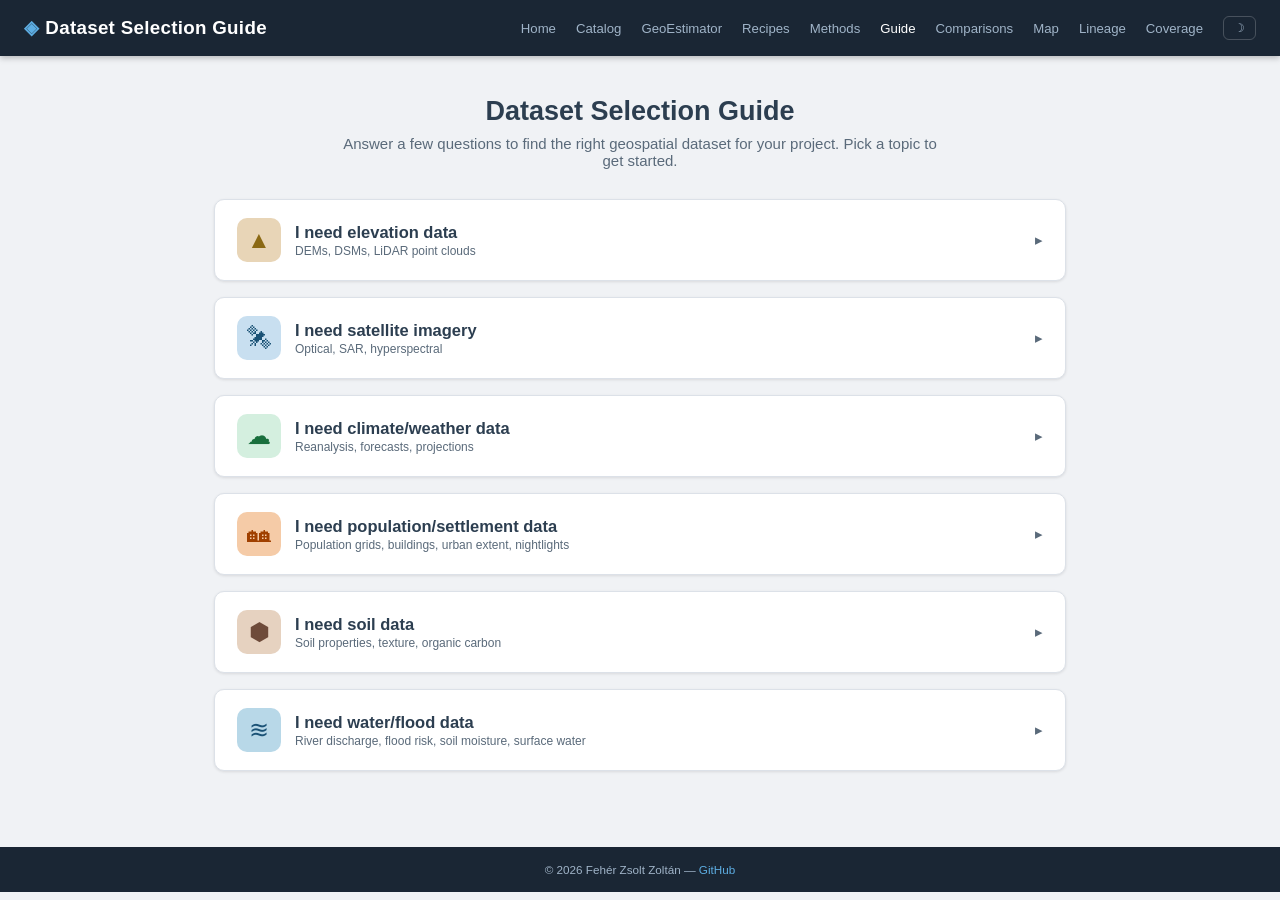
<file: app/guide.html>
<!DOCTYPE html>
<html lang="en">
<head>
<meta charset="UTF-8">
<meta name="viewport" content="width=device-width, initial-scale=1.0">
<title>Dataset Cadaster — Dataset Selection Guide</title>
<meta name="author" content="Fehér Zsolt Zoltán">
<link rel="stylesheet" href="shared.css">
<script src="shared.js"></script>
<style>
/* ── Header Nav (guide uses header-nav instead of navbar) ── */
.header-nav{margin-left:auto;display:flex;gap:20px;font-size:.88rem;align-items:center}
.header-nav a{color:#a0b4c8;text-decoration:none;transition:color .2s}
.header-nav a:hover,.header-nav a.active{color:#fff;text-decoration:none}
.theme-toggle{background:none;border:1px solid rgba(255,255,255,.2);color:#a0b4c8;padding:4px 10px;border-radius:var(--radius);cursor:pointer;font-size:.82rem;transition:all .2s}
.theme-toggle:hover{color:#fff;border-color:rgba(255,255,255,.5)}

/* ── Page Layout ─────────────────────────────────────── */
.page-title{text-align:center;padding:40px 24px 10px}
.page-title h2{font-size:1.8rem;font-weight:700;color:var(--text)}
.page-title p{font-size:1rem;color:var(--text-light);margin-top:8px;max-width:600px;margin-left:auto;margin-right:auto}
.trees-container{max-width:900px;width:100%;margin:0 auto;padding:20px 24px 60px}

/* ── Tree Card ───────────────────────────────────────── */
.tree-card{background:var(--card-bg);border:1px solid var(--border);border-radius:10px;margin-bottom:16px;box-shadow:var(--shadow);overflow:hidden;transition:box-shadow .2s}
.tree-card:hover{box-shadow:var(--shadow-hover)}
.tree-header{display:flex;align-items:center;padding:18px 22px;cursor:pointer;user-select:none;gap:14px;transition:background .15s}
.tree-header:hover{background:rgba(0,0,0,.02)}
[data-theme="dark"] .tree-header:hover{background:rgba(255,255,255,.03)}
.tree-icon{font-size:1.6rem;flex-shrink:0;width:44px;height:44px;display:flex;align-items:center;justify-content:center;border-radius:10px}
.tree-header h3{font-size:1.1rem;font-weight:600;flex:1}
.tree-header h3 small{display:block;font-size:.8rem;font-weight:400;color:var(--text-light);margin-top:2px}
.tree-chevron{font-size:1rem;color:var(--text-light);transition:transform .25s;flex-shrink:0}
.tree-card.open .tree-chevron{transform:rotate(90deg)}
.tree-body{display:none;padding:0 22px 22px}
.tree-card.open .tree-body{display:block}

/* icon backgrounds */
.icon-elevation{background:#e8d5b7;color:#8B6914}
.icon-satellite{background:#c8dff0;color:#1a5276}
.icon-climate{background:#d4efdf;color:#196f3d}
.icon-population{background:#f5cba7;color:#a04000}
.icon-soil{background:#e6d2c0;color:#6e4b3a}
.icon-water{background:#b8d8e8;color:#1a5276}
[data-theme="dark"] .icon-elevation{background:#3a3020;color:#d4a84a}
[data-theme="dark"] .icon-satellite{background:#1a2e44;color:#6aa8d4}
[data-theme="dark"] .icon-climate{background:#1a3328;color:#44b870}
[data-theme="dark"] .icon-population{background:#3a2a18;color:#d48840}
[data-theme="dark"] .icon-soil{background:#2e2518;color:#c4a880}
[data-theme="dark"] .icon-water{background:#142e3a;color:#5ab0d4}

/* ── Breadcrumb ──────────────────────────────────────── */
.breadcrumb{display:flex;flex-wrap:wrap;gap:4px;align-items:center;margin-bottom:14px;font-size:.82rem;min-height:24px}
.breadcrumb-item{color:var(--accent);cursor:pointer;padding:2px 8px;border-radius:4px;transition:background .15s}
.breadcrumb-item:hover{background:var(--blue-bg);text-decoration:none}
.breadcrumb-sep{color:var(--text-light);font-size:.7rem}
.breadcrumb-current{color:var(--text);font-weight:600;padding:2px 8px}

/* ── Question / Choices ──────────────────────────────── */
.question-panel{animation:fadeSlideIn .3s ease}
@keyframes fadeSlideIn{from{opacity:0;transform:translateX(20px)}to{opacity:1;transform:translateX(0)}}
.question-text{font-size:1rem;font-weight:600;margin-bottom:14px;color:var(--text)}
.choices{display:flex;flex-direction:column;gap:8px}
.choice-btn{background:var(--body-bg);border:1px solid var(--border);border-radius:var(--radius);padding:12px 16px;text-align:left;cursor:pointer;font:inherit;font-size:.92rem;color:var(--text);transition:all .15s;display:flex;align-items:center;gap:10px}
.choice-btn:hover{border-color:var(--accent);background:var(--blue-bg);transform:translateX(4px)}
.choice-btn .choice-arrow{margin-left:auto;color:var(--text-light);font-size:.8rem;transition:transform .15s}
.choice-btn:hover .choice-arrow{transform:translateX(3px);color:var(--accent)}

/* ── Result Card ─────────────────────────────────────── */
.result-panel{animation:fadeSlideIn .3s ease}
.result-cards{display:flex;flex-direction:column;gap:10px}
.result-item{background:var(--body-bg);border:1px solid var(--border);border-radius:var(--radius);padding:14px 16px}
.result-item h4{font-size:.98rem;font-weight:700;color:var(--text);margin-bottom:6px;display:flex;align-items:center;gap:8px}
.result-meta{display:flex;flex-wrap:wrap;gap:6px;margin-bottom:8px}
.result-badge{font-size:.72rem;padding:2px 8px;border-radius:3px;font-weight:600}
.badge-free{background:var(--green-bg);color:var(--green)}
.badge-paid{background:var(--yellow-bg);color:var(--yellow)}
.badge-res{background:var(--blue-bg);color:var(--blue)}
.badge-scope{background:#f0e6f6;color:#7d3c98}
[data-theme="dark"] .badge-scope{background:#2a1e3a;color:#b87ad4}
.result-desc{font-size:.84rem;color:var(--text-light);margin-bottom:8px}
.result-link{font-size:.84rem;font-weight:600;display:inline-flex;align-items:center;gap:4px}

/* ── Action Buttons ──────────────────────────────────── */
.action-row{margin-top:16px;display:flex;gap:10px}
.btn-restart{background:none;border:1px solid var(--border);color:var(--text-light);padding:6px 14px;border-radius:var(--radius);cursor:pointer;font:inherit;font-size:.82rem;transition:all .15s}
.btn-restart:hover{border-color:var(--accent);color:var(--accent)}

/* ── Mobile ──────────────────────────────────────────── */
@media(max-width:600px){
  .header{padding:0 14px}
  .header-nav{gap:12px;font-size:.8rem}
  .trees-container{padding:14px}
  .tree-header{padding:14px 16px}
  .tree-body{padding:0 16px 16px}
  .page-title{padding:28px 16px 8px}
  .page-title h2{font-size:1.4rem}
  .choice-btn{padding:10px 12px;font-size:.86rem}
}
</style>
</head>
<body>

<header class="header">
  <h1><span>&#9672;</span>Dataset Selection Guide</h1>
  <nav class="header-nav">
    <a href="landing.html">Home</a>
    <a href="index.html">Catalog</a>
    <a href="estimator.html">GeoEstimator</a>
    <a href="recipes.html">Recipes</a>
    <a href="methods.html">Methods</a>
    <a href="guide.html" class="active">Guide</a>
    <a href="compare.html">Comparisons</a>
    <a href="map.html">Map</a>
    <a href="lineage.html">Lineage</a>
    <a href="coverage.html">Coverage</a>
    <button class="theme-toggle" onclick="dcToggleDark()" title="Toggle dark mode">&#9789;</button>
  </nav>
</header>

<div class="page-title">
  <h2>Dataset Selection Guide</h2>
  <p>Answer a few questions to find the right geospatial dataset for your project. Pick a topic to get started.</p>
</div>

<div class="trees-container" id="treesContainer"></div>

<script>
/* ═══════════════════════════════════════════════════════
   Decision Tree Data
   ═══════════════════════════════════════════════════════ */

// Helper: leaf node
function L(name, resolution, cost, scope, desc, query) {
  return { leaf: true, name, resolution, cost, scope, desc, query: query || name };
}

const TREES = [
  {
    id: 'elevation',
    title: 'I need elevation data',
    subtitle: 'DEMs, DSMs, LiDAR point clouds',
    icon: '\u25B2',
    iconClass: 'icon-elevation',
    root: {
      question: 'What spatial resolution do you need?',
      choices: [
        { label: 'Rough (>30 m)', next: {
          leaf: false, results: [
            L('Copernicus GLO-90', '90 m', 'Free', 'Global', 'Free global DEM from Copernicus, derived from TanDEM-X.', 'GLO-90')
          ]
        }},
        { label: 'Medium (10\u201330 m)', next: {
          question: 'What is your budget?',
          choices: [
            { label: 'Free', next: { leaf: false, results: [
              L('Copernicus GLO-30', '30 m', 'Free', 'Global', 'Copernicus global DEM at 30 m.', 'GLO-30'),
              L('SRTM', '30 m', 'Free', 'Near-global', 'NASA Shuttle Radar Topography Mission, 60\u00b0N\u201356\u00b0S.', 'SRTM'),
              L('ALOS AW3D30', '30 m', 'Free', 'Global', 'JAXA optical stereo DEM.', 'AW3D30')
            ]}},
            { label: 'Paid', next: { leaf: false, results: [
              L('TanDEM-X', '12 m', 'Paid', 'Global', 'DLR commercial DEM from SAR interferometry.', 'TanDEM-X'),
              L('National LiDAR programs', '1\u20135 m', 'Varies', 'National', 'Country-specific LiDAR-derived DEMs (check availability).', 'LiDAR')
            ]}}
          ]
        }},
        { label: 'High (<10 m)', next: {
          question: 'Where is your area of interest?',
          choices: [
            { label: 'Europe', next: { leaf: false, results: [
              L('UK Environment Agency LiDAR', '1 m', 'Free', 'England', 'Composite DTM/DSM for England.', 'UK LiDAR'),
              L('AHN (Netherlands)', '0.5 m', 'Free', 'Netherlands', 'Actueel Hoogtebestand Nederland, very high quality.', 'AHN'),
              L('Poland LiDAR (ISOK)', '1 m', 'Free', 'Poland', 'National coverage from GUGiK.', 'ISOK'),
              L('Czech Republic DMR5G', '1 m', 'Free', 'Czech Republic', 'National LiDAR DEM.', 'DMR5G'),
              L('Slovenia LiDAR', '1 m', 'Free', 'Slovenia', 'Full national coverage.', 'Slovenia LiDAR')
            ]}},
            { label: 'USA', next: { leaf: false, results: [
              L('USGS 3DEP', '1 m', 'Free', 'USA', '3D Elevation Program, extensive LiDAR coverage.', '3DEP')
            ]}},
            { label: 'Anywhere else', next: { leaf: false, results: [
              L('OpenTopography', 'Varies', 'Free', 'Global (patchy)', 'Community LiDAR data portal with processing tools.', 'OpenTopography'),
              L('Commercial LiDAR providers', 'Varies', 'Paid', 'Global', 'Companies like Fugro, Leica, etc.', 'LiDAR')
            ]}}
          ]
        }},
        { label: 'Ultra-high (<1 m)', next: { leaf: false, results: [
          L('Commission airborne LiDAR survey', '<0.5 m', 'Paid (high)', 'Custom', 'Hire a survey company for bespoke drone or aircraft LiDAR acquisition.', 'LiDAR')
        ]}}
      ]
    }
  },

  {
    id: 'satellite',
    title: 'I need satellite imagery',
    subtitle: 'Optical, SAR, hyperspectral',
    icon: '\uD83D\uDEF0',
    iconClass: 'icon-satellite',
    root: {
      question: 'What type of imagery?',
      choices: [
        { label: 'Optical', next: {
          question: 'What spatial resolution?',
          choices: [
            { label: 'Coarse (>100 m)', next: { leaf: false, results: [
              L('MODIS', '250\u20131000 m', 'Free', 'Global', 'Daily revisit, ideal for vegetation indices and land surface monitoring.', 'MODIS')
            ]}},
            { label: 'Medium (10\u201330 m)', next: { leaf: false, results: [
              L('Sentinel-2', '10 m', 'Free', 'Global', '13 spectral bands, 5-day revisit. The workhorse of free EO.', 'Sentinel-2'),
              L('Landsat', '30 m', 'Free', 'Global', '8\u201316 day revisit. Archive back to 1972.', 'Landsat')
            ]}},
            { label: 'High (1\u201310 m)', next: {
              question: 'What is your budget?',
              choices: [
                { label: 'Free', next: { leaf: false, results: [
                  L('Sentinel-2', '10 m', 'Free', 'Global', 'Best free option at this resolution tier.', 'Sentinel-2')
                ]}},
                { label: 'Paid', next: { leaf: false, results: [
                  L('PlanetScope', '3 m', 'Subscription', 'Global', 'Daily global coverage. ~$5\u201315k/yr academic.', 'PlanetScope'),
                  L('SPOT 6/7', '1.5 m', 'Paid', 'Global', 'Airbus optical satellite, archive and tasking.', 'SPOT')
                ]}}
              ]
            }},
            { label: 'Very high (<1 m)', next: {
              question: 'What is your budget per km\u00b2?',
              choices: [
                { label: '<$20/km\u00b2', next: { leaf: false, results: [
                  L('Pleiades Neo (archive)', '30 cm', 'Paid', 'Global', 'Airbus archive imagery, cheaper than tasking.', 'Pleiades'),
                  L('SPOT 6/7', '1.5 m', 'Paid', 'Global', 'Lower cost alternative for sub-meter needs.', 'SPOT')
                ]}},
                { label: '>$20/km\u00b2', next: { leaf: false, results: [
                  L('Maxar WorldView', '30 cm', 'Paid', 'Global', 'Highest resolution commercial optical. Archive + tasking.', 'WorldView'),
                  L('Pleiades Neo (tasking)', '30 cm', 'Paid', 'Global', 'New tasking acquisition at 30 cm native resolution.', 'Pleiades')
                ]}}
              ]
            }}
          ]
        }},
        { label: 'SAR (Synthetic Aperture Radar)', next: {
          question: 'What is your budget?',
          choices: [
            { label: 'Free', next: { leaf: false, results: [
              L('Sentinel-1', 'C-band, 5\u00d720 m', 'Free', 'Global', 'ESA C-band SAR, 6\u201312 day revisit. Ideal for InSAR, flood mapping.', 'Sentinel-1'),
              L('ALOS PALSAR', 'L-band, 10\u201325 m', 'Free (archive)', 'Global', 'JAXA L-band SAR archive. Good for forest/biomass.', 'PALSAR')
            ]}},
            { label: 'Paid', next: { leaf: false, results: [
              L('ICEYE', 'X-band, <1 m', 'Paid', 'Global', 'Small-sat constellation, very high resolution SAR.', 'ICEYE'),
              L('Capella Space', 'X-band, <1 m', 'Paid', 'Global', 'Commercial X-band SAR, sub-meter resolution.', 'Capella')
            ]}}
          ]
        }},
        { label: 'Hyperspectral', next: { leaf: false, results: [
          L('EnMAP', '30 m', 'Free', 'Global', 'DLR hyperspectral mission, 200+ bands.', 'EnMAP'),
          L('PRISMA', '30 m', 'Free', 'Global', 'ASI (Italian) hyperspectral, 240 bands.', 'PRISMA'),
          L('DESIS', '30 m', 'Free', 'ISS orbit', 'DLR hyperspectral on ISS, 235 bands.', 'DESIS')
        ]}}
      ]
    }
  },

  {
    id: 'climate',
    title: 'I need climate/weather data',
    subtitle: 'Reanalysis, forecasts, projections',
    icon: '\u2601',
    iconClass: 'icon-climate',
    root: {
      question: 'What timeframe are you interested in?',
      choices: [
        { label: 'Historical reanalysis', next: {
          question: 'What spatial scope/resolution?',
          choices: [
            { label: 'Global (~25 km)', next: { leaf: false, results: [
              L('ERA5', '~25 km', 'Free', 'Global', 'ECMWF reanalysis. Hourly data, 1940\u2013present. The gold standard.', 'ERA5')
            ]}},
            { label: 'Europe (~9 km)', next: { leaf: false, results: [
              L('ERA5-Land', '~9 km', 'Free', 'Global land', 'Higher-resolution land component of ERA5.', 'ERA5-Land'),
              L('E-OBS', '0.1\u00b0', 'Free', 'Europe', 'Gridded observational dataset for temperature, precip, etc.', 'E-OBS')
            ]}},
            { label: 'Local / station data', next: { leaf: false, results: [
              L('HungaroMet', 'Station', 'Free/request', 'Hungary', 'Hungarian Meteorological Service station data.', 'HungaroMet'),
              L('National meteorological services', 'Station', 'Varies', 'National', 'Each country has its own met service with station archives.', 'meteorological')
            ]}}
          ]
        }},
        { label: 'Real-time forecasts', next: {
          question: 'What scope?',
          choices: [
            { label: 'Global', next: { leaf: false, results: [
              L('ECMWF open data', '~25 km', 'Free', 'Global', 'Open charts and selected ECMWF forecast data.', 'ECMWF'),
              L('GFS (NOAA)', '~13 km', 'Free', 'Global', 'NOAA Global Forecast System, updated 4x daily.', 'GFS')
            ]}},
            { label: 'Europe / specialized', next: { leaf: false, results: [
              L('CAMS', 'Various', 'Free', 'Global/Europe', 'Copernicus Atmosphere Monitoring Service: air quality, aerosols.', 'CAMS'),
              L('ECMWF', '~9 km', 'Free/Paid', 'Europe', 'ECMWF high-resolution forecasts.', 'ECMWF')
            ]}},
            { label: 'API-first (easy integration)', next: { leaf: false, results: [
              L('Open-Meteo', '~1 km', 'Free', 'Global', 'No API key needed. Weather forecast + historical. Easy JSON API.', 'Open-Meteo')
            ]}}
          ]
        }},
        { label: 'Climate projections (future)', next: { leaf: false, results: [
          L('CMIP6 via Copernicus CDS', 'Various', 'Free', 'Global', 'CMIP6 model outputs via the Climate Data Store.', 'CMIP6'),
          L('IPCC DDC', 'Various', 'Free', 'Global', 'IPCC Data Distribution Centre archives.', 'IPCC')
        ]}}
      ]
    }
  },

  {
    id: 'population',
    title: 'I need population/settlement data',
    subtitle: 'Population grids, buildings, urban extent, nightlights',
    icon: '\uD83C\uDFD8',
    iconClass: 'icon-population',
    root: {
      question: 'What exactly do you need?',
      choices: [
        { label: 'Population count grids', next: {
          question: 'What resolution?',
          choices: [
            { label: '~1 km', next: { leaf: false, results: [
              L('GHSL GHS-POP', '1 km', 'Free', 'Global', 'JRC Global Human Settlement Layer. Multi-epoch (1975\u20132030).', 'GHS-POP'),
              L('LandScan', '1 km', 'Free', 'Global', 'ORNL ambient population distribution.', 'LandScan')
            ]}},
            { label: '~100 m', next: { leaf: false, results: [
              L('WorldPop', '100 m', 'Free', 'Global', 'Disaggregated population estimates. Multiple demographic layers.', 'WorldPop')
            ]}},
            { label: '~30 m', next: { leaf: false, results: [
              L('Meta HRSL', '30 m', 'Free', 'Global', 'Meta High Resolution Settlement Layer. Single epoch, AI-derived.', 'HRSL')
            ]}}
          ]
        }},
        { label: 'Building footprints', next: { leaf: false, results: [
          L('Microsoft Building Footprints', 'Vector', 'Free', 'Global (800M+)', 'AI-extracted footprints from Bing imagery.', 'Microsoft Buildings'),
          L('Google Open Buildings', 'Vector', 'Free', 'Global South', 'AI-derived footprints covering Africa, South/SE Asia, etc.', 'Google Open Buildings'),
          L('Overture Maps', 'Vector', 'Free', 'Global', 'Linux Foundation collaborative open map data.', 'Overture')
        ]}},
        { label: 'Urban extent / classification', next: { leaf: false, results: [
          L('GHSL GHS-BUILT', '10 m', 'Free', 'Global', 'JRC built-up surface fraction grid. Multi-epoch.', 'GHS-BUILT'),
          L('World Settlement Footprint (WSF)', '10 m', 'Free', 'Global', 'DLR binary settlement mask.', 'WSF')
        ]}},
        { label: 'Nighttime lights', next: { leaf: false, results: [
          L('VIIRS Black Marble', '500 m', 'Free', 'Global', 'NASA night light product, 2012\u2013present. Monthly/annual.', 'VIIRS Black Marble'),
          L('DMSP-OLS', '1 km', 'Free', 'Global', 'Legacy nightlights archive 1992\u20132013. Lower quality but long record.', 'DMSP-OLS')
        ]}}
      ]
    }
  },

  {
    id: 'soil',
    title: 'I need soil data',
    subtitle: 'Soil properties, texture, organic carbon',
    icon: '\u2B22',
    iconClass: 'icon-soil',
    root: {
      question: 'What spatial scale?',
      choices: [
        { label: 'Global', next: { leaf: false, results: [
          L('SoilGrids', '250 m', 'Free', 'Global', 'ISRIC global soil property maps. WCS/WMS API. Many variables and depths.', 'SoilGrids'),
          L('HWSD', '1 km', 'Free', 'Global', 'Harmonized World Soil Database. FAO/IIASA.', 'HWSD')
        ]}},
        { label: 'Europe', next: { leaf: false, results: [
          L('ESDAC', '1 km', 'Free (request)', 'Europe', 'European Soil Data Centre. JRC. Request form required.', 'ESDAC'),
          L('LUCAS Soil Survey', 'Point', 'Free', 'Europe', 'Land Use/Cover Area Survey with soil sampling. ~22k points.', 'LUCAS')
        ]}},
        { label: 'Field-level (precision agriculture)', next: { leaf: false, results: [
          L('Commercial IoT sensors', 'Point', 'Paid', 'Field', 'Arable Mark, Teralytic, etc. Real-time soil moisture, NPK, EC.', 'soil sensors')
        ]}}
      ]
    }
  },

  {
    id: 'water',
    title: 'I need water/flood data',
    subtitle: 'River discharge, flood risk, soil moisture, surface water',
    icon: '\u224B',
    iconClass: 'icon-water',
    root: {
      question: 'What aspect of water data?',
      choices: [
        { label: 'River discharge / streamflow', next: { leaf: false, results: [
          L('GRDC', 'Station', 'Free (request)', 'Global', 'Global Runoff Data Centre. ~10k stations, request-based access.', 'GRDC'),
          L('USGS Water Data', 'Station', 'Free', 'USA', 'USGS National Water Information System. API access.', 'USGS Water')
        ]}},
        { label: 'Flood risk maps', next: { leaf: false, results: [
          L('Fathom', '30 m', 'Paid', 'Global', 'Commercial flood hazard maps (fluvial, pluvial, coastal).', 'Fathom'),
          L('GloFAS', '~10 km', 'Free', 'Global', 'Copernicus Global Flood Awareness System. Forecasts + reanalysis.', 'GloFAS')
        ]}},
        { label: 'Soil moisture', next: { leaf: false, results: [
          L('SMAP', '9\u201336 km', 'Free', 'Global', 'NASA Soil Moisture Active Passive. L-band radiometer.', 'SMAP'),
          L('SMOS', '~40 km', 'Free', 'Global', 'ESA Soil Moisture and Ocean Salinity mission.', 'SMOS'),
          L('ERA5-Land soil moisture', '~9 km', 'Free', 'Global land', 'Modeled soil moisture at 4 depth layers, hourly.', 'ERA5-Land')
        ]}},
        { label: 'Surface water extent', next: { leaf: false, results: [
          L('Copernicus Global Surface Water Explorer', '30 m', 'Free', 'Global', 'JRC surface water mapping 1984\u2013present. Water occurrence, change, seasonality.', 'Global Surface Water'),
        ]}},
        { label: 'Drainage networks / catchments', next: { leaf: false, results: [
          L('HydroSHEDS', 'Various', 'Free', 'Global', 'Hydrological data and maps from SRTM. River networks, basins, flow accumulation.', 'HydroSHEDS'),
          L('EU-Hydro', '1:25k', 'Free', 'Europe', 'Copernicus reference hydrography dataset for Europe.', 'EU-Hydro')
        ]}}
      ]
    }
  }
];

/* ═══════════════════════════════════════════════════════
   Rendering Engine
   ═══════════════════════════════════════════════════════ */

// State per tree: { path: [{label, node}], currentNode }
const treeState = {};

function initTrees() {
  const container = document.getElementById('treesContainer');
  container.innerHTML = '';
  TREES.forEach(tree => {
    treeState[tree.id] = { path: [], currentNode: tree.root };
    const card = document.createElement('div');
    card.className = 'tree-card';
    card.id = 'tree-' + tree.id;
    card.innerHTML =
      '<div class="tree-header" onclick="toggleTree(\'' + tree.id + '\')">' +
        '<div class="tree-icon ' + tree.iconClass + '">' + tree.icon + '</div>' +
        '<h3>' + tree.title + '<small>' + tree.subtitle + '</small></h3>' +
        '<span class="tree-chevron">&#9656;</span>' +
      '</div>' +
      '<div class="tree-body" id="body-' + tree.id + '"></div>';
    container.appendChild(card);
  });
}

function toggleTree(id) {
  const card = document.getElementById('tree-' + id);
  const wasOpen = card.classList.contains('open');
  // close all
  document.querySelectorAll('.tree-card').forEach(c => c.classList.remove('open'));
  if (!wasOpen) {
    card.classList.add('open');
    renderTree(id);
    // scroll into view
    setTimeout(() => card.scrollIntoView({ behavior: 'smooth', block: 'start' }), 50);
  }
}

function renderTree(id) {
  const body = document.getElementById('body-' + id);
  const state = treeState[id];
  const node = state.currentNode;
  let html = renderBreadcrumb(id, state.path);

  if (node.results) {
    // leaf results
    html += '<div class="result-panel">' + renderResults(node.results) + '</div>';
    html += renderActions(id);
  } else if (node.question) {
    html += '<div class="question-panel">';
    html += '<div class="question-text">' + node.question + '</div>';
    html += '<div class="choices">';
    node.choices.forEach((c, i) => {
      html += '<button class="choice-btn" onclick="selectChoice(\'' + id + '\',' + i + ')">' +
        c.label + '<span class="choice-arrow">&#8250;</span></button>';
    });
    html += '</div></div>';
    html += renderActions(id);
  }

  body.innerHTML = html;
}

function renderBreadcrumb(id, path) {
  if (path.length === 0) return '<div class="breadcrumb"></div>';
  let html = '<div class="breadcrumb">';
  html += '<span class="breadcrumb-item" onclick="goToStep(\'' + id + '\', -1)">Start</span>';
  path.forEach((step, i) => {
    html += '<span class="breadcrumb-sep">&#9656;</span>';
    if (i < path.length - 1) {
      html += '<span class="breadcrumb-item" onclick="goToStep(\'' + id + '\',' + i + ')">' + step.label + '</span>';
    } else {
      html += '<span class="breadcrumb-current">' + step.label + '</span>';
    }
  });
  html += '</div>';
  return html;
}

function renderResults(results) {
  let html = '<div class="result-cards">';
  results.forEach(r => {
    const costClass = (r.cost === 'Free' || r.cost.startsWith('Free')) ? 'badge-free' : 'badge-paid';
    html += '<div class="result-item">' +
      '<h4>' + r.name + '</h4>' +
      '<div class="result-meta">' +
        '<span class="result-badge badge-res">' + r.resolution + '</span>' +
        '<span class="result-badge ' + costClass + '">' + r.cost + '</span>' +
        '<span class="result-badge badge-scope">' + r.scope + '</span>' +
      '</div>' +
      '<div class="result-desc">' + r.desc + '</div>' +
      '<a class="result-link" href="index.html#q=' + encodeURIComponent(r.query) + '">View in Catalog &#8594;</a>' +
    '</div>';
  });
  html += '</div>';
  return html;
}

function renderActions(id) {
  const state = treeState[id];
  if (state.path.length === 0) return '';
  return '<div class="action-row"><button class="btn-restart" onclick="restartTree(\'' + id + '\')">&#8634; Start Over</button></div>';
}

function selectChoice(id, idx) {
  const state = treeState[id];
  const choice = state.currentNode.choices[idx];
  state.path.push({ label: choice.label, node: state.currentNode });
  state.currentNode = choice.next;
  renderTree(id);
}

function goToStep(id, stepIdx) {
  const state = treeState[id];
  if (stepIdx === -1) {
    // back to root
    const tree = TREES.find(t => t.id === id);
    state.path = [];
    state.currentNode = tree.root;
  } else {
    const target = state.path[stepIdx];
    state.path = state.path.slice(0, stepIdx);
    state.currentNode = target.node;
    // re-select the choice to go to next
    // Actually, we want to show the node at that step
    state.currentNode = target.node;
  }
  renderTree(id);
}

function restartTree(id) {
  const tree = TREES.find(t => t.id === id);
  treeState[id] = { path: [], currentNode: tree.root };
  renderTree(id);
}

/* Dark mode handled by shared.js (dcToggleDark) */

/* ── Init ────────────────────────────────────────────── */
initTrees();
</script>
<footer style="background:var(--hdr);color:#a0b4c8;padding:16px 24px;text-align:center;font-size:.78rem">&copy; 2026 Fehér Zsolt Zoltán &mdash; <a href="https://github.com/nagyhoho1234/DatasetCadaster" style="color:#5dade2;text-decoration:none">GitHub</a></footer>
</body>
</html>
</file>
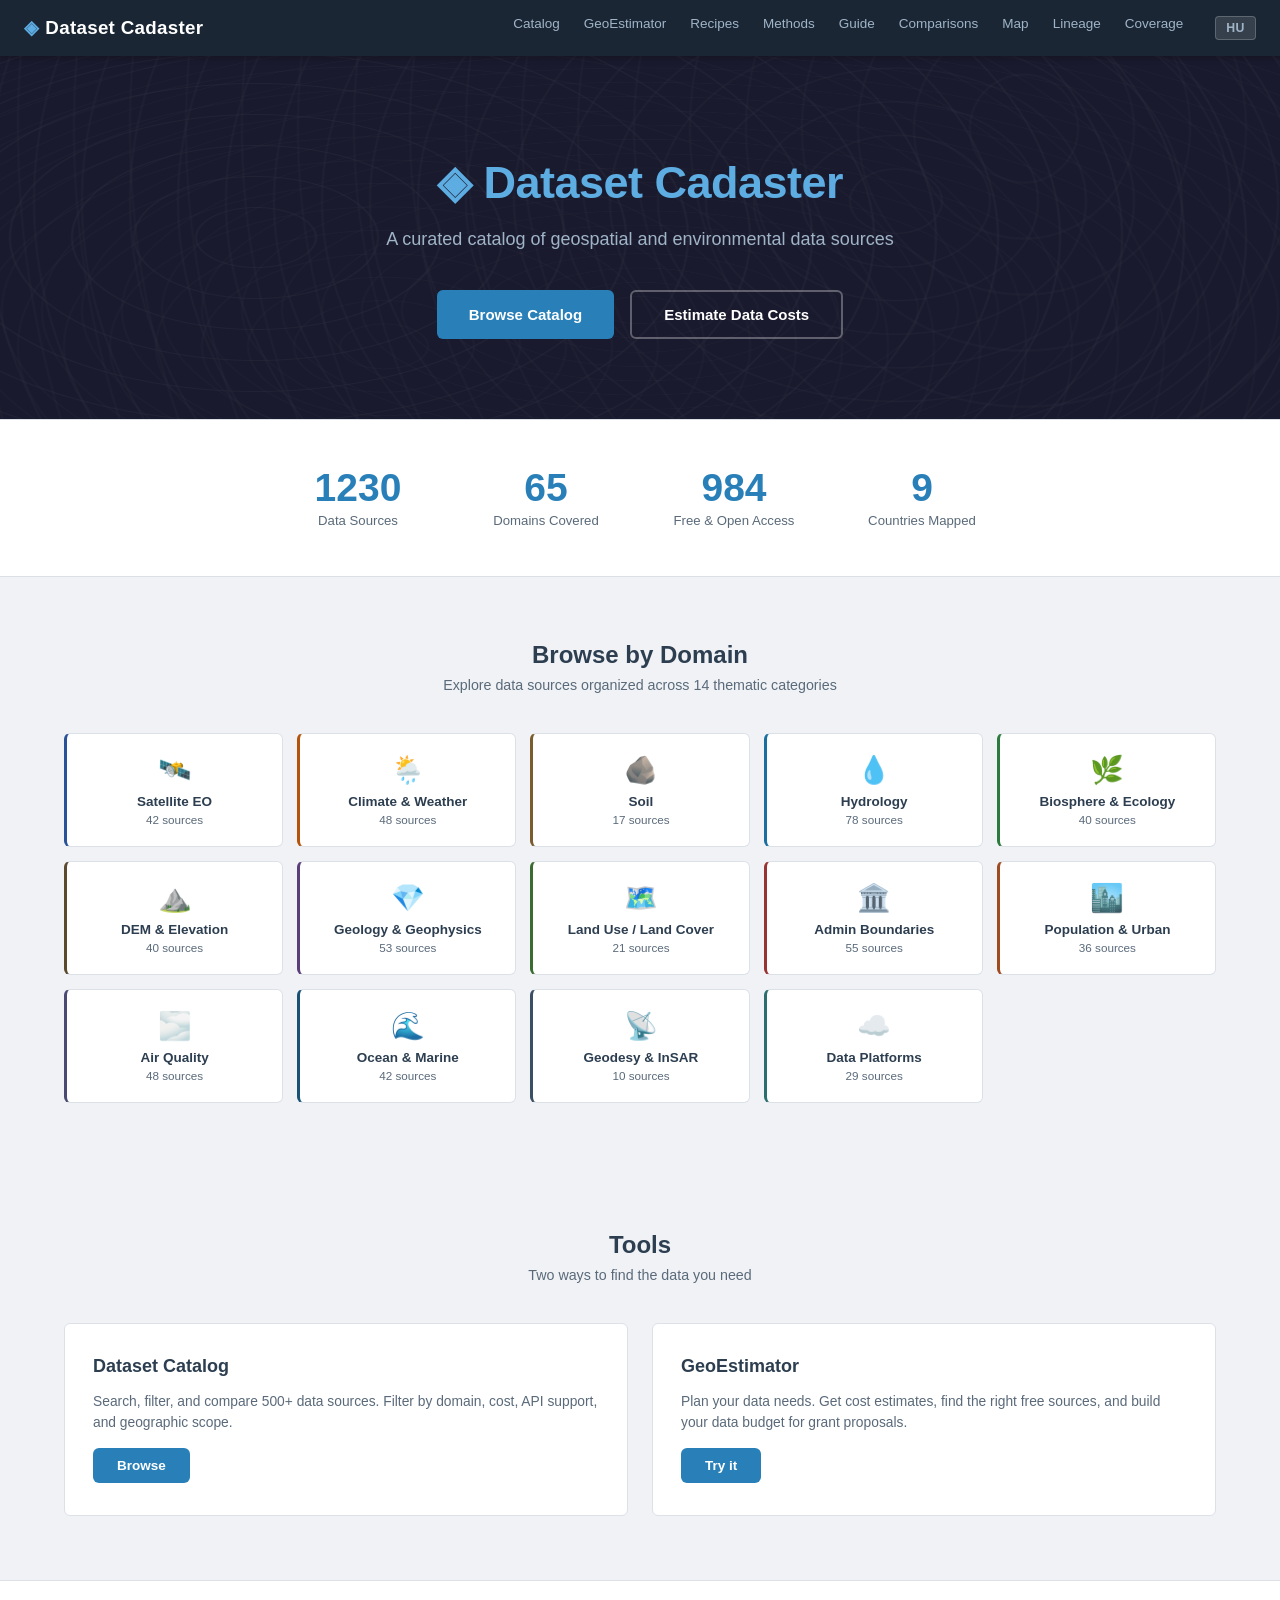
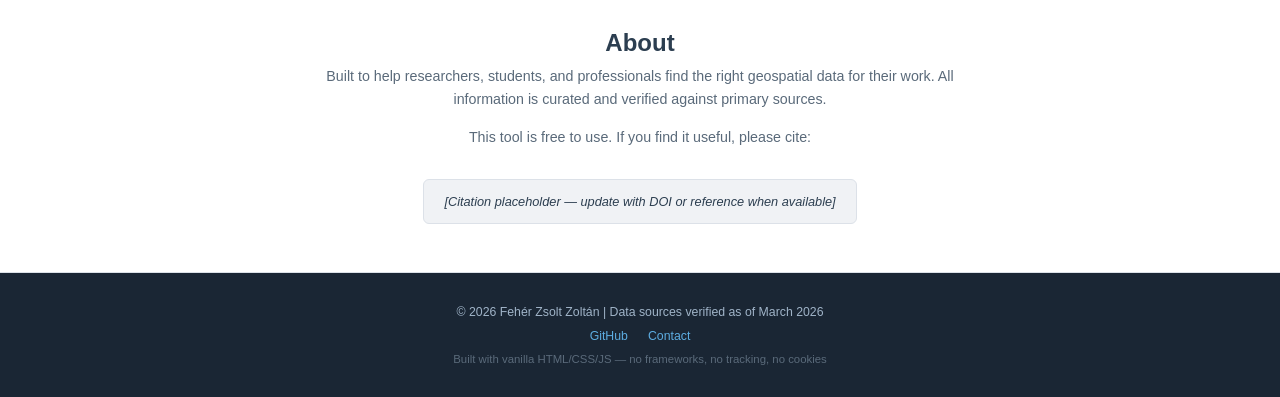
<file: app/landing.html>
<!DOCTYPE html>
<html lang="en">
<head>
<meta charset="UTF-8">
<meta name="viewport" content="width=device-width, initial-scale=1.0">
<meta name="apple-mobile-web-app-capable" content="yes">
<meta name="apple-mobile-web-app-status-bar-style" content="black-translucent">
<meta name="apple-mobile-web-app-title" content="DataCadaster">
<meta name="theme-color" content="#1a2634">
<meta name="author" content="Fehér Zsolt Zoltán">
<link rel="manifest" href="manifest.json">
<link rel="icon" href="icon-192.svg" type="image/svg+xml">
<link rel="apple-touch-icon" href="icon-192.svg">
<title>Dataset Cadaster — Geospatial &amp; Environmental Data Discovery</title>
<link rel="stylesheet" href="shared.css">
<script src="shared.js"></script>
<style>
:root{
  --hero-dark:#1a1a2e;
  --hero-mid:#16213e;
}

/* ── Animations ───────────────────────────────────────── */
.fade-in{opacity:0;transform:translateY(24px);transition:opacity .6s ease,transform .6s ease}
.fade-in.visible{opacity:1;transform:translateY(0)}

/* ── Navigation ───────────────────────────────────────── */
.nav{background:var(--hdr);color:#fff;padding:0 24px;display:flex;align-items:center;height:56px;position:sticky;top:0;z-index:100;box-shadow:0 2px 6px rgba(0,0,0,.25)}
.nav-brand{font-size:1.25rem;font-weight:600;letter-spacing:.3px;color:#fff;text-decoration:none}
.nav-brand span{color:#5dade2;margin-right:6px}
.nav-links{margin-left:auto;display:flex;gap:24px;font-size:.9rem}
.nav-links a{color:#a0b4c8;text-decoration:none;transition:color .2s}
.nav-links a:hover{color:#fff;text-decoration:none}

/* ── Hero ─────────────────────────────────────────────── */
.hero{
  background:var(--hero-dark);
  color:#fff;
  padding:100px 24px 80px;
  text-align:center;
  position:relative;
  overflow:hidden;
}
/* Topographic contour lines — CSS only */
.hero::before{
  content:"";
  position:absolute;
  inset:0;
  opacity:.07;
  background:
    repeating-radial-gradient(ellipse 600px 300px at 20% 50%, transparent 0, transparent 58px, rgba(255,255,255,.5) 60px, transparent 62px),
    repeating-radial-gradient(ellipse 500px 350px at 70% 40%, transparent 0, transparent 44px, rgba(255,255,255,.4) 46px, transparent 48px),
    repeating-radial-gradient(ellipse 700px 250px at 50% 70%, transparent 0, transparent 36px, rgba(255,255,255,.3) 38px, transparent 40px),
    repeating-radial-gradient(ellipse 400px 400px at 80% 20%, transparent 0, transparent 52px, rgba(255,255,255,.35) 54px, transparent 56px),
    repeating-radial-gradient(ellipse 550px 280px at 30% 80%, transparent 0, transparent 42px, rgba(255,255,255,.3) 44px, transparent 46px);
  pointer-events:none;
}
.hero-content{position:relative;z-index:1;max-width:780px;margin:0 auto}
.hero h1{font-size:3rem;font-weight:700;margin-bottom:16px;letter-spacing:-.5px}
.hero h1 span{color:#5dade2}
.hero p{font-size:1.2rem;color:#a0b4c8;line-height:1.6;margin-bottom:36px;max-width:640px;margin-left:auto;margin-right:auto}
.hero-btns{display:flex;gap:16px;justify-content:center;flex-wrap:wrap}
.btn{
  display:inline-flex;align-items:center;gap:8px;
  padding:14px 32px;border-radius:var(--radius);font-size:1rem;font-weight:600;
  font-family:var(--font);border:none;cursor:pointer;transition:all .2s;text-decoration:none
}
.btn:hover{text-decoration:none}
.btn-primary{background:var(--accent);color:#fff}
.btn-primary:hover{background:var(--accent-hover);transform:translateY(-1px);box-shadow:0 4px 14px rgba(41,128,185,.35)}
.btn-secondary{background:transparent;color:#fff;border:2px solid rgba(255,255,255,.3)}
.btn-secondary:hover{border-color:#fff;transform:translateY(-1px)}

/* ── Section Shared ───────────────────────────────────── */
.section{padding:64px 24px;max-width:1200px;margin:0 auto;width:100%}
.section-title{font-size:1.6rem;font-weight:700;text-align:center;margin-bottom:8px;color:var(--text)}
.section-sub{text-align:center;color:var(--text-light);margin-bottom:40px;font-size:.95rem;max-width:600px;margin-left:auto;margin-right:auto}

/* ── Stats ────────────────────────────────────────────── */
.stats-section{background:#fff;border-bottom:1px solid var(--border);border-top:1px solid var(--border);padding:48px 24px}
.stats-grid{display:flex;justify-content:center;gap:48px;flex-wrap:wrap;max-width:900px;margin:0 auto}
.stat-box{text-align:center;min-width:140px}
.stat-number{font-size:2.6rem;font-weight:700;color:var(--accent);line-height:1}
.stat-label{font-size:.88rem;color:var(--text-light);margin-top:6px}

/* ── Domains Grid ─────────────────────────────────────── */
.domains-grid{display:grid;grid-template-columns:repeat(auto-fill,minmax(200px,1fr));gap:14px}
.domain-card{
  background:var(--card-bg);border:1px solid var(--border);border-radius:var(--radius);
  padding:20px 16px;text-align:center;cursor:pointer;
  transition:box-shadow .2s,transform .15s,border-color .2s;text-decoration:none;color:var(--text);display:block
}
.domain-card:hover{box-shadow:var(--shadow-hover);transform:translateY(-2px);border-color:var(--accent);text-decoration:none}
.domain-icon{font-size:1.8rem;margin-bottom:8px;display:block}
.domain-name{font-size:.9rem;font-weight:600;margin-bottom:4px}
.domain-count{font-size:.78rem;color:var(--text-light)}

/* ── Domain card colors (left border accent) ──────────── */
.domain-card[data-cat="satellite-eo"]{border-left:3px solid #2a5298}
.domain-card[data-cat="climate-weather"]{border-left:3px solid #b45309}
.domain-card[data-cat="soil"]{border-left:3px solid #7a5c2e}
.domain-card[data-cat="hydrology"]{border-left:3px solid #1a6fa0}
.domain-card[data-cat="biosphere-ecology"]{border-left:3px solid #2d7a3e}
.domain-card[data-cat="dem-elevation"]{border-left:3px solid #5c4a2f}
.domain-card[data-cat="geology-geophysics"]{border-left:3px solid #5a3d7a}
.domain-card[data-cat="land-use-land-cover"]{border-left:3px solid #3a6b30}
.domain-card[data-cat="admin-boundaries"]{border-left:3px solid #993333}
.domain-card[data-cat="population-urban"]{border-left:3px solid #a04a20}
.domain-card[data-cat="air-quality"]{border-left:3px solid #4a4a72}
.domain-card[data-cat="ocean-marine"]{border-left:3px solid #1a5276}
.domain-card[data-cat="geodesy-insar"]{border-left:3px solid #3a4f63}
.domain-card[data-cat="data-platform"]{border-left:3px solid #2a6e6e}

/* ── Tools Section ────────────────────────────────────── */
.tools-grid{display:grid;grid-template-columns:repeat(auto-fit,minmax(340px,1fr));gap:24px}
.tool-card{
  background:var(--card-bg);border:1px solid var(--border);border-radius:var(--radius);
  padding:32px 28px;display:flex;flex-direction:column;gap:14px;
  transition:box-shadow .2s,transform .15s
}
.tool-card:hover{box-shadow:var(--shadow-hover);transform:translateY(-2px)}
.tool-card h3{font-size:1.2rem;font-weight:700;color:var(--text)}
.tool-card p{font-size:.92rem;color:var(--text-light);line-height:1.55;flex:1}
.tool-card .btn{align-self:flex-start;padding:10px 24px;font-size:.9rem}

/* ── About ────────────────────────────────────────────── */
.about{background:#fff;border-top:1px solid var(--border);border-bottom:1px solid var(--border)}
.about-inner{max-width:680px;margin:0 auto;text-align:center}
.about-inner p{font-size:.95rem;color:var(--text-light);line-height:1.65;margin-bottom:14px}
.about-inner .cite{background:var(--body-bg);border:1px solid var(--border);border-radius:var(--radius);padding:14px 20px;font-size:.85rem;color:var(--text);font-style:italic;margin-top:16px;display:inline-block}

/* ── Footer ───────────────────────────────────────────── */
.footer{background:var(--hdr);color:#a0b4c8;padding:32px 24px;text-align:center;font-size:.82rem;margin-top:auto}
.footer-inner{max-width:800px;margin:0 auto;display:flex;flex-direction:column;gap:10px}
.footer-links{display:flex;gap:20px;justify-content:center}
.footer-links a{color:#5dade2;text-decoration:none}
.footer-links a:hover{color:#fff}
.footer-note{color:#5a6a7a;font-size:.76rem}

/* ── Language Toggle ──────────────────────────────────── */
.lang-toggle{
  background:rgba(255,255,255,.12);border:1px solid rgba(255,255,255,.2);
  color:#a0b4c8;padding:4px 10px;border-radius:4px;font-size:.82rem;font-weight:600;
  cursor:pointer;font-family:var(--font);transition:all .2s;margin-left:8px;letter-spacing:.5px
}
.lang-toggle:hover{background:rgba(255,255,255,.2);color:#fff}

/* ── Offline Indicator ───────────────────────────────── */
.offline-bar{
  display:none;position:fixed;bottom:0;left:0;right:0;z-index:999;
  background:#e67e22;color:#fff;text-align:center;padding:6px 12px;
  font-size:.82rem;font-weight:600;font-family:var(--font)
}
.offline-bar.visible{display:block}

/* ── Responsive ───────────────────────────────────────── */
@media(max-width:768px){
  .hero{padding:64px 16px 56px}
  .hero h1{font-size:2rem}
  .hero p{font-size:1rem}
  .stats-grid{gap:24px}
  .stat-number{font-size:2rem}
  .domains-grid{grid-template-columns:repeat(auto-fill,minmax(150px,1fr));gap:10px}
  .domain-card{padding:14px 10px}
  .tools-grid{grid-template-columns:1fr}
  .section{padding:48px 16px}
  .nav-links{gap:14px;font-size:.82rem}
}
@media(max-width:480px){
  .hero h1{font-size:1.6rem}
  .hero p{font-size:.92rem}
  .btn{padding:12px 22px;font-size:.9rem}
  .stats-grid{gap:16px}
  .stat-box{min-width:100px}
  .stat-number{font-size:1.6rem}
  .domains-grid{grid-template-columns:repeat(2,1fr)}
}
</style>
</head>
<body>

<!-- Navigation -->
<nav class="nav">
  <a href="landing.html" class="nav-brand"><span>&#9672;</span>Dataset Cadaster</a>
  <div class="nav-links">
    <a href="index.html" data-i18n="catalog">Catalog</a>
    <a href="estimator.html">GeoEstimator</a>
    <a href="recipes.html">Recipes</a>
    <a href="methods.html">Methods</a>
    <a href="guide.html">Guide</a>
    <a href="compare.html">Comparisons</a>
    <a href="map.html">Map</a>
    <a href="lineage.html">Lineage</a>
    <a href="coverage.html">Coverage</a>
    <button class="lang-toggle" id="langToggle" title="Switch language">HU</button>
  </div>
</nav>

<!-- Hero Section -->
<section class="hero">
  <div class="hero-content">
    <h1><span>&#9672;</span> <span data-i18n="title">Dataset Cadaster</span></h1>
    <p data-i18n="subtitle">A curated catalog of 500+ geospatial and environmental data sources &mdash; with a cost estimation tool for your next project</p>
    <div class="hero-btns">
      <a href="index.html" class="btn btn-primary" data-i18n="browse_catalog">Browse Catalog</a>
      <a href="estimator.html" class="btn btn-secondary" data-i18n="estimate_costs">Estimate Data Costs</a>
    </div>
  </div>
</section>

<!-- Stats Section -->
<section class="stats-section">
  <div class="stats-grid fade-in">
    <div class="stat-box">
      <div class="stat-number" id="statSources">500+</div>
      <div class="stat-label" data-i18n="data_sources">Data Sources</div>
    </div>
    <div class="stat-box">
      <div class="stat-number" id="statDomains">14</div>
      <div class="stat-label" data-i18n="domains_covered">Domains Covered</div>
    </div>
    <div class="stat-box">
      <div class="stat-number" id="statFree">350+</div>
      <div class="stat-label" data-i18n="free_open_access">Free &amp; Open Access</div>
    </div>
    <div class="stat-box">
      <div class="stat-number" id="statCountries">9</div>
      <div class="stat-label" data-i18n="countries_mapped">Countries Mapped</div>
    </div>
  </div>
</section>

<!-- Domains Grid -->
<section class="section" id="domains">
  <h2 class="section-title" data-i18n="browse_by_domain">Browse by Domain</h2>
  <p class="section-sub" data-i18n="browse_by_domain_sub">Explore data sources organized across 14 thematic categories</p>
  <div class="domains-grid" id="domainsGrid">
    <!-- Populated by JS, with static fallback -->
  </div>
</section>

<!-- Tools Section -->
<section class="section" id="tools">
  <h2 class="section-title" data-i18n="tools">Tools</h2>
  <p class="section-sub" data-i18n="tools_sub">Two ways to find the data you need</p>
  <div class="tools-grid">
    <div class="tool-card fade-in">
      <h3 data-i18n="dataset_catalog">Dataset Catalog</h3>
      <p data-i18n="dataset_catalog_desc">Search, filter, and compare 500+ data sources. Filter by domain, cost, API support, and geographic scope.</p>
      <a href="index.html" class="btn btn-primary" data-i18n="browse">Browse</a>
    </div>
    <div class="tool-card fade-in">
      <h3 data-i18n="geoestimator">GeoEstimator</h3>
      <p data-i18n="geoestimator_desc">Plan your data needs. Get cost estimates, find the right free sources, and build your data budget for grant proposals.</p>
      <a href="estimator.html" class="btn btn-primary" data-i18n="try_it">Try it</a>
    </div>
  </div>
</section>

<!-- About Section -->
<section class="about">
  <div class="section about-inner" style="padding-top:48px;padding-bottom:48px">
    <h2 class="section-title" data-i18n="about">About</h2>
    <p data-i18n="about_text">Built by Fehér Zsolt Zoltán to help researchers, students, and professionals find the right geospatial data for their work. All information is curated and verified against primary sources.</p>
    <p data-i18n="cite_text">This tool is free to use. If you find it useful, please cite:</p>
    <div class="cite">[Citation placeholder &mdash; update with DOI or reference when available]</div>
  </div>
</section>

<!-- Footer -->
<footer class="footer">
  <div class="footer-inner">
    <div>&copy; 2026 Fehér Zsolt Zoltán | Data sources verified as of March 2026</div>
    <div class="footer-links">
      <a href="https://github.com/nagyhoho1234/DatasetCadaster">GitHub</a>
      <a href="https://github.com/nagyhoho1234">Contact</a>
    </div>
    <div class="footer-note">Built with vanilla HTML/CSS/JS &mdash; no frameworks, no tracking, no cookies</div>
  </div>
</footer>

<script>
(function(){
  "use strict";

  /* ── Domain definitions ────────────────────────────── */
  var domains = [
    {key:"satellite-eo",     icon:"\uD83D\uDEF0\uFE0F", name:"Satellite EO"},
    {key:"climate-weather",  icon:"\uD83C\uDF26\uFE0F", name:"Climate & Weather"},
    {key:"soil",             icon:"\uD83E\uDEA8",       name:"Soil"},
    {key:"hydrology",        icon:"\uD83D\uDCA7",       name:"Hydrology"},
    {key:"biosphere-ecology",icon:"\uD83C\uDF3F",       name:"Biosphere & Ecology"},
    {key:"dem-elevation",    icon:"\u26F0\uFE0F",       name:"DEM & Elevation"},
    {key:"geology-geophysics",icon:"\uD83D\uDC8E",      name:"Geology & Geophysics"},
    {key:"land-use-land-cover",icon:"\uD83D\uDDFA\uFE0F",name:"Land Use / Land Cover"},
    {key:"admin-boundaries", icon:"\uD83C\uDFDB\uFE0F", name:"Admin Boundaries"},
    {key:"population-urban", icon:"\uD83C\uDFD9\uFE0F", name:"Population & Urban"},
    {key:"air-quality",      icon:"\uD83C\uDF2B\uFE0F", name:"Air Quality"},
    {key:"ocean-marine",     icon:"\uD83C\uDF0A",       name:"Ocean & Marine"},
    {key:"geodesy-insar",    icon:"\uD83D\uDCE1",       name:"Geodesy & InSAR"},
    {key:"data-platform",    icon:"\u2601\uFE0F",       name:"Data Platforms"}
  ];

  var domainsGrid = document.getElementById("domainsGrid");
  var counts = {};

  /* ── Render domain cards (static first, counts updated after fetch) */
  function renderDomains(){
    domainsGrid.innerHTML = domains.map(function(d){
      var c = counts[d.key];
      var countText = c !== undefined ? c + " sources" : "";
      return '<a class="domain-card fade-in" data-cat="' + d.key + '" href="index.html#category=' + d.key + '">' +
        '<span class="domain-icon">' + d.icon + '</span>' +
        '<div class="domain-name">' + d.name + '</div>' +
        '<div class="domain-count">' + countText + '</div>' +
      '</a>';
    }).join("");
    // Re-observe new elements
    observeAll();
  }

  renderDomains();

  /* ── Fetch datasets.json for live counts ────────────── */
  fetch("../datasets-summary.json")
    .then(function(r){ if(!r.ok) throw new Error(r.status); return r.json(); })
    .then(function(data){
      var all = Array.isArray(data) ? data : (data.datasets || []);

      // Update stat numbers
      var srcEl = document.getElementById("statSources");
      var freeEl = document.getElementById("statFree");
      var domEl = document.getElementById("statDomains");
      var cntEl = document.getElementById("statCountries");

      if(srcEl) srcEl.textContent = all.length > 0 ? all.length : "500+";
      if(freeEl){
        var freeCount = all.filter(function(d){ return d.cost === "free"; }).length;
        freeEl.textContent = freeCount > 0 ? freeCount : "350+";
      }

      // Count categories
      var catSet = {};
      var countrySet = {};
      all.forEach(function(d){
        if(d.category){
          catSet[d.category] = true;
          counts[d.category] = (counts[d.category] || 0) + 1;
        }
        if(d.countries){
          (Array.isArray(d.countries) ? d.countries : [d.countries]).forEach(function(c){ countrySet[c] = true; });
        }
      });
      var domCount = Object.keys(catSet).length;
      if(domEl && domCount > 0) domEl.textContent = domCount;
      var cCount = Object.keys(countrySet).length;
      if(cntEl && cCount > 0) cntEl.textContent = cCount;

      renderDomains();
    })
    .catch(function(){
      // Keep static placeholder values
    });

  /* ── Scroll animations (IntersectionObserver) ──────── */
  var observer;
  if("IntersectionObserver" in window){
    observer = new IntersectionObserver(function(entries){
      entries.forEach(function(entry){
        if(entry.isIntersecting){
          entry.target.classList.add("visible");
          observer.unobserve(entry.target);
        }
      });
    },{threshold:0.1, rootMargin:"0px 0px -40px 0px"});
  }

  function observeAll(){
    if(!observer) {
      // Fallback: just show everything
      document.querySelectorAll(".fade-in").forEach(function(el){ el.classList.add("visible"); });
      return;
    }
    document.querySelectorAll(".fade-in:not(.visible)").forEach(function(el){
      observer.observe(el);
    });
  }
  observeAll();

})();
</script>

<!-- Offline indicator -->
<div class="offline-bar" id="offlineBar" data-i18n="offline_mode">Offline mode</div>

<script>
/* ── PWA: Service Worker Registration ──────────────── */
if ('serviceWorker' in navigator) {
  navigator.serviceWorker.register('sw.js').catch(function(){});
}

/* ── Offline indicator ─────────────────────────────── */
(function(){
  var bar = document.getElementById('offlineBar');
  function update(){ bar.classList.toggle('visible', !navigator.onLine); }
  window.addEventListener('online', update);
  window.addEventListener('offline', update);
  update();
})();

/* ── Language Toggle (i18n) ────────────────────────── */
(function(){
  var btn = document.getElementById('langToggle');
  var i18nData = null;
  var currentLang = localStorage.getItem('dc-lang') || 'en';

  /* Load translations */
  fetch('i18n.json')
    .then(function(r){ return r.json(); })
    .then(function(data){
      i18nData = data;
      applyLang(currentLang);
    })
    .catch(function(){});

  btn.addEventListener('click', function(){
    currentLang = currentLang === 'en' ? 'hu' : 'en';
    localStorage.setItem('dc-lang', currentLang);
    applyLang(currentLang);
  });

  function applyLang(lang){
    if (!i18nData || !i18nData[lang]) return;
    var t = i18nData[lang];

    /* Update toggle button text */
    btn.textContent = lang === 'en' ? 'HU' : 'EN';

    /* Update all elements with data-i18n */
    document.querySelectorAll('[data-i18n]').forEach(function(el){
      var key = el.getAttribute('data-i18n');
      if (t[key] !== undefined) {
        el.textContent = t[key];
      }
    });

    /* Update html lang attribute */
    document.documentElement.lang = lang;
  }
})();
</script>
</body>
</html>
</file>
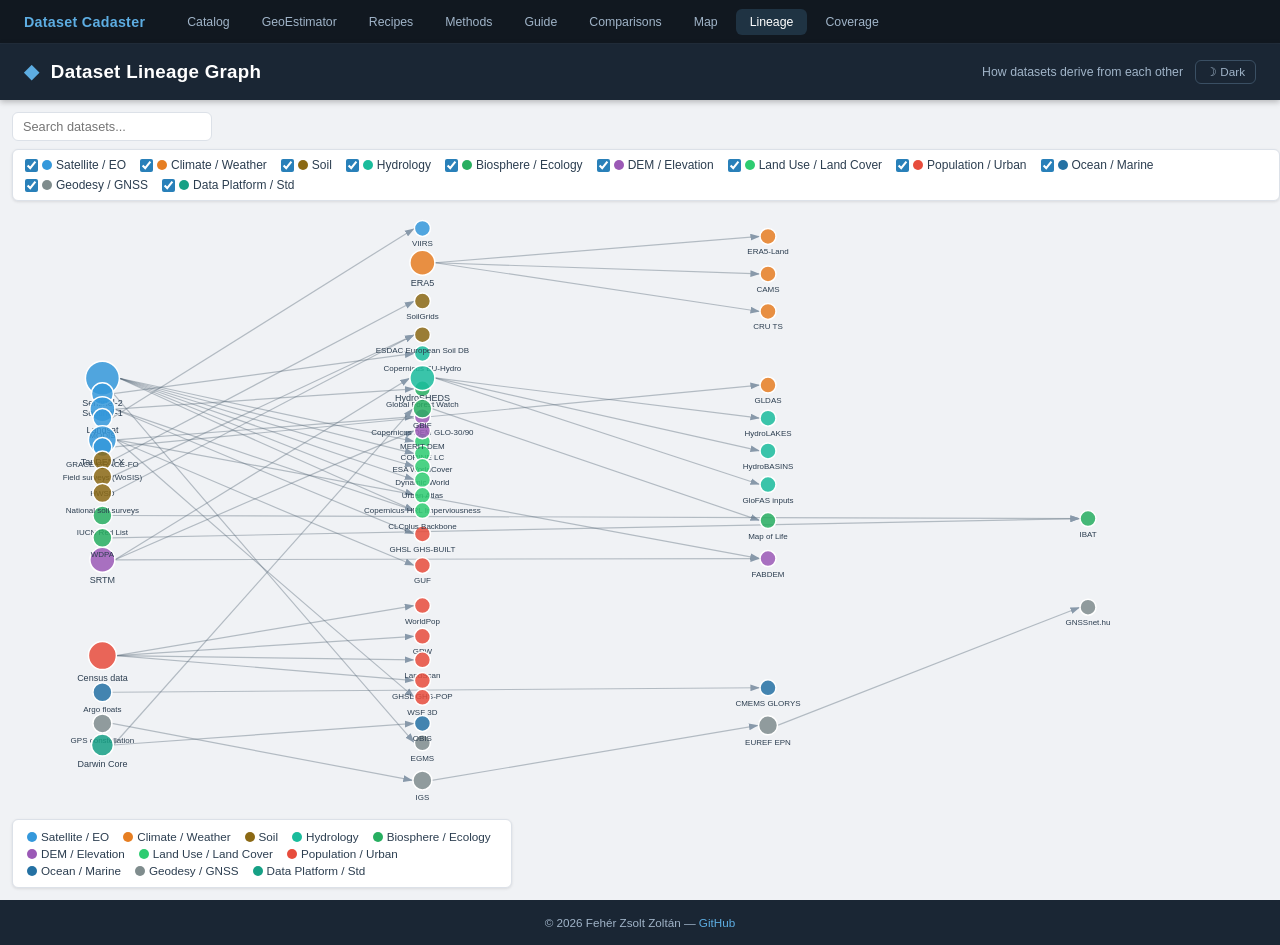
<file: app/lineage.html>
<!DOCTYPE html>
<html lang="en">
<head>
<meta charset="UTF-8">
<meta name="viewport" content="width=device-width, initial-scale=1.0">
<title>Dataset Cadaster — Lineage Graph</title>
<meta name="author" content="Fehér Zsolt Zoltán">
<link rel="stylesheet" href="shared.css">
<script src="shared.js"></script>
<style>
:root{
  --cat-satellite:#3498db;--cat-climate:#e67e22;--cat-soil:#8b6914;
  --cat-hydro:#1abc9c;--cat-bio:#27ae60;--cat-dem:#9b59b6;
  --cat-lulc:#2ecc71;--cat-pop:#e74c3c;--cat-ocean:#2471a3;
  --cat-geodesy:#7f8c8d;--cat-platform:#16a085;--cat-admin:#c0392b;
}

/* Layout */
.main-wrap{display:flex;flex:1;overflow:hidden;position:relative}
.graph-area{flex:1;position:relative;overflow:hidden;background:var(--body-bg)}
.graph-area svg{width:100%;height:100%;display:block}

/* Controls bar */
.controls{position:absolute;top:12px;left:12px;z-index:10;display:flex;gap:8px;flex-wrap:wrap;align-items:flex-start}
.search-box{padding:6px 10px;border:1px solid var(--border);border-radius:var(--radius);font:inherit;font-size:.85rem;width:200px;background:var(--card-bg);color:var(--text)}
.search-box:focus{outline:none;border-color:var(--accent)}
.filter-panel{background:var(--card-bg);border:1px solid var(--border);border-radius:var(--radius);padding:8px 12px;box-shadow:var(--shadow);font-size:.8rem;display:flex;flex-wrap:wrap;gap:6px 14px}
.filter-panel label{display:flex;align-items:center;gap:4px;cursor:pointer;white-space:nowrap}
.filter-panel input[type="checkbox"]{accent-color:var(--accent)}
.cat-dot{width:10px;height:10px;border-radius:50%;display:inline-block}

/* Info panel */
.info-panel{width:320px;background:var(--card-bg);border-left:1px solid var(--border);padding:20px;overflow-y:auto;display:none;flex-direction:column;gap:12px}
.info-panel.visible{display:flex}
.info-panel h2{font-size:1.1rem;color:var(--accent)}
.info-panel .ip-cat{font-size:.8rem;color:var(--text-light);margin-top:-6px}
.info-panel .ip-desc{font-size:.88rem;line-height:1.5}
.info-panel h3{font-size:.85rem;color:var(--text-light);margin-top:6px;text-transform:uppercase;letter-spacing:.5px}
.info-panel ul{list-style:none;padding:0;font-size:.85rem}
.info-panel ul li{padding:3px 0;cursor:pointer;color:var(--accent)}
.info-panel ul li:hover{text-decoration:underline}
.info-panel .ip-close{align-self:flex-end;background:none;border:none;font-size:1.2rem;cursor:pointer;color:var(--text-light)}
.info-panel .ip-close:hover{color:var(--text)}

/* Legend */
.legend{position:absolute;bottom:12px;left:12px;background:var(--card-bg);border:1px solid var(--border);border-radius:var(--radius);padding:10px 14px;box-shadow:var(--shadow);font-size:.78rem;display:flex;flex-wrap:wrap;gap:4px 14px;max-width:500px;z-index:10}
.legend-item{display:flex;align-items:center;gap:4px;white-space:nowrap}

/* Tooltip */
.tooltip{position:absolute;pointer-events:none;background:#1a2634;color:#fff;padding:6px 10px;border-radius:var(--radius);font-size:.8rem;max-width:260px;line-height:1.4;z-index:20;box-shadow:0 2px 8px rgba(0,0,0,.3);opacity:0;transition:opacity .12s}
.tooltip.visible{opacity:1}
.tooltip .tt-name{font-weight:700}
.tooltip .tt-desc{color:#a0b4c8;font-size:.75rem;margin-top:2px}

/* Mobile list */
.mobile-list{display:none;flex:1;overflow-y:auto;padding:16px}
.mobile-list h3{font-size:.9rem;color:var(--text-light);margin:16px 0 6px;text-transform:uppercase;letter-spacing:.5px}
.mobile-list h3:first-child{margin-top:0}
.ml-item{background:var(--card-bg);border:1px solid var(--border);border-radius:var(--radius);padding:10px 14px;margin-bottom:6px}
.ml-item .ml-name{font-weight:600;font-size:.92rem}
.ml-item .ml-conn{font-size:.78rem;color:var(--text-light);margin-top:4px}

@media(max-width:768px){
  .graph-area,.info-panel,.controls,.legend{display:none!important}
  .mobile-list{display:block}
}
</style>
</head>
<body>
<nav class="navbar">
  <a href="index.html" class="navbar-brand">Dataset Cadaster</a>
  <div class="navbar-links">
    <a href="index.html">Catalog</a>
    <a href="estimator.html">GeoEstimator</a>
    <a href="recipes.html">Recipes</a>
    <a href="methods.html">Methods</a>
    <a href="guide.html">Guide</a>
    <a href="compare.html">Comparisons</a>
    <a href="map.html">Map</a>
    <a href="lineage.html" class="active">Lineage</a>
    <a href="coverage.html">Coverage</a>
  </div>
</nav>
<div class="header">
  <h1><span>&#9670;</span> Dataset Lineage Graph</h1>
  <div class="header-right">
    <span class="subtitle" style="font-size:.82rem;color:#a0b4c8">How datasets derive from each other</span>
    <button class="btn-dark-toggle" onclick="dcToggleDark()">&#9789; Dark</button>
  </div>
</div>

<div class="main-wrap">
  <div class="graph-area" id="graphArea">
    <div class="controls">
      <input type="text" class="search-box" id="searchBox" placeholder="Search datasets...">
      <div class="filter-panel" id="filterPanel"></div>
    </div>
    <svg id="svgCanvas"></svg>
    <div class="legend" id="legend"></div>
    <div class="tooltip" id="tooltip"></div>
  </div>
  <div class="info-panel" id="infoPanel">
    <button class="ip-close" onclick="closePanel()">&times;</button>
    <h2 id="ipName"></h2>
    <div class="ip-cat" id="ipCat"></div>
    <div class="ip-desc" id="ipDesc"></div>
    <h3>Derives from</h3>
    <ul id="ipInputs"></ul>
    <h3>Feeds into</h3>
    <ul id="ipOutputs"></ul>
  </div>
  <div class="mobile-list" id="mobileList"></div>
</div>

<script>
/* ── XSS helper ─────────────────────────────────────── */
function esc(s){
  if(s==null) return '';
  return String(s).replace(/&/g,'&amp;').replace(/</g,'&lt;').replace(/>/g,'&gt;').replace(/"/g,'&quot;').replace(/'/g,'&#39;');
}

/* ── Data ─────────────────────────────────────────────── */
const CATEGORIES = {
  satellite:  {label:'Satellite / EO',      color:'var(--cat-satellite)', hex:'#3498db'},
  climate:    {label:'Climate / Weather',    color:'var(--cat-climate)',   hex:'#e67e22'},
  soil:       {label:'Soil',                 color:'var(--cat-soil)',      hex:'#8b6914'},
  hydro:      {label:'Hydrology',            color:'var(--cat-hydro)',     hex:'#1abc9c'},
  bio:        {label:'Biosphere / Ecology',  color:'var(--cat-bio)',       hex:'#27ae60'},
  dem:        {label:'DEM / Elevation',       color:'var(--cat-dem)',       hex:'#9b59b6'},
  lulc:       {label:'Land Use / Land Cover',color:'var(--cat-lulc)',      hex:'#2ecc71'},
  pop:        {label:'Population / Urban',   color:'var(--cat-pop)',       hex:'#e74c3c'},
  ocean:      {label:'Ocean / Marine',       color:'var(--cat-ocean)',     hex:'#2471a3'},
  geodesy:    {label:'Geodesy / GNSS',       color:'var(--cat-geodesy)',   hex:'#7f8c8d'},
  platform:   {label:'Data Platform / Std',  color:'var(--cat-platform)', hex:'#16a085'},
};

const nodes = [
  // Tier 0 — raw sensors/missions
  {id:'sentinel2',   label:'Sentinel-2',        cat:'satellite', tier:0, desc:'ESA optical multispectral satellite (10-60m), 5-day revisit'},
  {id:'sentinel1',   label:'Sentinel-1',        cat:'satellite', tier:0, desc:'ESA C-band SAR satellite, all-weather imaging'},
  {id:'landsat',     label:'Landsat',            cat:'satellite', tier:0, desc:'NASA/USGS optical satellite series since 1972'},
  {id:'modis',       label:'MODIS',              cat:'satellite', tier:0, desc:'Moderate Resolution Imaging Spectroradiometer on Terra/Aqua'},
  {id:'tandemx',     label:'TanDEM-X',           cat:'satellite', tier:0, desc:'DLR bistatic SAR mission for global DEM generation'},
  {id:'srtm',        label:'SRTM',               cat:'dem',      tier:0, desc:'Shuttle Radar Topography Mission (2000), near-global DEM'},
  {id:'grace',       label:'GRACE/GRACE-FO',     cat:'satellite', tier:0, desc:'Gravity field satellites measuring water mass changes'},
  {id:'census',      label:'Census data',        cat:'pop',       tier:0, desc:'National population census microdata and statistics'},
  {id:'field_wosis', label:'Field surveys (WoSIS)',cat:'soil',    tier:0, desc:'World Soil Information Service — global soil profile DB'},
  {id:'hwsd',        label:'HWSD',               cat:'soil',      tier:0, desc:'Harmonized World Soil Database by FAO/IIASA'},
  {id:'gps',         label:'GPS constellation',  cat:'geodesy',   tier:0, desc:'US NAVSTAR GPS satellite navigation system'},
  {id:'argo',        label:'Argo floats',        cat:'ocean',     tier:0, desc:'Global array of ~4000 ocean profiling floats'},
  {id:'darwin',      label:'Darwin Core',        cat:'platform',  tier:0, desc:'Biodiversity data standard for species observations'},
  {id:'iucn',        label:'IUCN Red List',      cat:'bio',       tier:0, desc:'Global conservation status of species'},
  {id:'wdpa',        label:'WDPA',               cat:'bio',       tier:0, desc:'World Database on Protected Areas'},
  {id:'natsurv',     label:'National soil surveys',cat:'soil',    tier:0, desc:'Country-level soil mapping and sampling campaigns'},

  // Tier 1 — first-level derived
  {id:'corine',      label:'CORINE LC',          cat:'lulc',      tier:1, desc:'European land cover inventory at 100m (44 classes)'},
  {id:'esa_wc',      label:'ESA WorldCover',     cat:'lulc',      tier:1, desc:'Global 10m land cover map from Sentinel-1/2'},
  {id:'dynworld',    label:'Dynamic World',      cat:'lulc',      tier:1, desc:'Google/WRI near-real-time 10m land cover'},
  {id:'urban_atlas', label:'Urban Atlas',        cat:'lulc',      tier:1, desc:'EEA high-res urban land cover for European cities'},
  {id:'hrl_imp',     label:'Copernicus HRL Imperviousness',cat:'lulc',tier:1, desc:'Pan-European 10m imperviousness density layers'},
  {id:'egms',        label:'EGMS',               cat:'geodesy',   tier:1, desc:'European Ground Motion Service from InSAR'},
  {id:'euhydro',     label:'Copernicus EU-Hydro',cat:'hydro',     tier:1, desc:'Pan-European hydrographic reference dataset'},
  {id:'gfw',         label:'Global Forest Watch',cat:'bio',       tier:1, desc:'Near-real-time forest change monitoring from Landsat'},
  {id:'ghs_built',   label:'GHSL GHS-BUILT',     cat:'pop',       tier:1, desc:'Global Human Settlement built-up surface grids'},
  {id:'clcplus',     label:'CLCplus Backbone',   cat:'lulc',      tier:1, desc:'Next-gen European land cover from Landsat+Sentinel-2'},
  {id:'viirs',       label:'VIIRS',              cat:'satellite', tier:1, desc:'Visible Infrared Imaging Radiometer Suite (MODIS successor)'},
  {id:'cop_dem',     label:'Copernicus DEM GLO-30/90',cat:'dem',  tier:1, desc:'Global 30/90m DEM from TanDEM-X'},
  {id:'guf',         label:'GUF',                cat:'pop',       tier:1, desc:'Global Urban Footprint from TanDEM-X'},
  {id:'merit_dem',   label:'MERIT DEM',          cat:'dem',       tier:1, desc:'Multi-Error-Removed Improved-Terrain DEM from SRTM'},
  {id:'hydrosheds',  label:'HydroSHEDS',         cat:'hydro',     tier:1, desc:'Global hydrographic dataset derived from SRTM'},
  {id:'era5',        label:'ERA5',               cat:'climate',   tier:1, desc:'ECMWF global climate reanalysis (1940-present, 31km)'},
  {id:'worldpop',    label:'WorldPop',           cat:'pop',       tier:1, desc:'High-resolution population distribution grids'},
  {id:'gpw',         label:'GPW',                cat:'pop',       tier:1, desc:'Gridded Population of the World by CIESIN'},
  {id:'landscan',    label:'LandScan',           cat:'pop',       tier:1, desc:'ORNL global ambient population distribution'},
  {id:'ghs_pop',     label:'GHSL GHS-POP',       cat:'pop',       tier:1, desc:'Global population grids from GHSL framework'},
  {id:'soilgrids',   label:'SoilGrids',          cat:'soil',      tier:1, desc:'ISRIC global 250m soil property maps (ML predictions)'},
  {id:'esdac',       label:'ESDAC European Soil DB',cat:'soil',   tier:1, desc:'European Soil Data Centre harmonized database'},
  {id:'igs',         label:'IGS',                cat:'geodesy',   tier:1, desc:'International GNSS Service — global tracking network'},
  {id:'gbif',        label:'GBIF',               cat:'bio',       tier:1, desc:'Global Biodiversity Information Facility — occurrence data'},
  {id:'obis',        label:'OBIS',               cat:'ocean',     tier:1, desc:'Ocean Biodiversity Information System'},
  {id:'wsf3d',       label:'WSF 3D',             cat:'pop',       tier:1, desc:'World Settlement Footprint 3D (building heights)'},

  // Tier 2 — second-level derived
  {id:'fabdem',      label:'FABDEM',             cat:'dem',       tier:2, desc:'Forest And Buildings removed DEM (from SRTM+TanDEM-X)'},
  {id:'hydrolakes',  label:'HydroLAKES',         cat:'hydro',     tier:2, desc:'Global lake database derived from HydroSHEDS'},
  {id:'hydrobasins', label:'HydroBASINS',        cat:'hydro',     tier:2, desc:'Global watershed boundaries from HydroSHEDS'},
  {id:'glofas_in',   label:'GloFAS inputs',      cat:'hydro',     tier:2, desc:'Global Flood Awareness System hydrological inputs'},
  {id:'era5_land',   label:'ERA5-Land',          cat:'climate',   tier:2, desc:'Downscaled ERA5 land-surface reanalysis (9km)'},
  {id:'cams',        label:'CAMS',               cat:'climate',   tier:2, desc:'Copernicus Atmosphere Monitoring Service'},
  {id:'cru_ts',      label:'CRU TS',             cat:'climate',   tier:2, desc:'CRU gridded time-series (validated against ERA5)'},
  {id:'gldas',       label:'GLDAS',              cat:'climate',   tier:2, desc:'Global Land Data Assimilation System (GRACE-assimilated)'},
  {id:'euref',       label:'EUREF EPN',          cat:'geodesy',   tier:2, desc:'European Reference Frame Permanent Network'},
  {id:'glorys',      label:'CMEMS GLORYS',       cat:'ocean',     tier:2, desc:'Copernicus Marine ocean reanalysis'},
  {id:'mol',         label:'Map of Life',        cat:'bio',       tier:2, desc:'Species range maps and biodiversity patterns'},

  // Tier 3 — applications/aggregators
  {id:'gnssnet',     label:'GNSSnet.hu',         cat:'geodesy',   tier:3, desc:'Hungarian national CORS GNSS network'},
  {id:'ibat',        label:'IBAT',               cat:'bio',       tier:3, desc:'Integrated Biodiversity Assessment Tool (commercial)'},
];

const edges = [
  // Sentinel-2 derivations
  {from:'sentinel2',to:'corine'},{from:'sentinel2',to:'esa_wc'},{from:'sentinel2',to:'dynworld'},
  {from:'sentinel2',to:'urban_atlas'},{from:'sentinel2',to:'hrl_imp'},
  // Sentinel-1
  {from:'sentinel1',to:'egms'},{from:'sentinel1',to:'euhydro'},
  // Landsat
  {from:'landsat',to:'gfw'},{from:'landsat',to:'ghs_built'},
  // Landsat + Sentinel-2
  {from:'landsat',to:'clcplus'},{from:'sentinel2',to:'clcplus'},
  // MODIS
  {from:'modis',to:'viirs'},
  // TanDEM-X
  {from:'tandemx',to:'cop_dem'},{from:'tandemx',to:'guf'},{from:'tandemx',to:'wsf3d'},
  {from:'tandemx',to:'fabdem'},
  // SRTM
  {from:'srtm',to:'merit_dem'},{from:'srtm',to:'hydrosheds'},{from:'srtm',to:'fabdem'},
  // HydroSHEDS
  {from:'hydrosheds',to:'hydrolakes'},{from:'hydrosheds',to:'hydrobasins'},{from:'hydrosheds',to:'glofas_in'},
  // GRACE
  {from:'grace',to:'gldas'},
  // ERA5
  {from:'era5',to:'era5_land'},{from:'era5',to:'cams'},{from:'era5',to:'cru_ts'},
  // Census
  {from:'census',to:'worldpop'},{from:'census',to:'gpw'},{from:'census',to:'landscan'},{from:'census',to:'ghs_pop'},
  // Soil
  {from:'field_wosis',to:'soilgrids'},
  {from:'hwsd',to:'esdac'},{from:'natsurv',to:'esdac'},
  // Ocean
  {from:'argo',to:'glorys'},
  // Biodiversity
  {from:'gbif',to:'mol'},
  {from:'darwin',to:'gbif'},{from:'darwin',to:'obis'},
  {from:'iucn',to:'ibat'},{from:'wdpa',to:'ibat'},
  // Geodesy
  {from:'gps',to:'igs'},{from:'igs',to:'euref'},{from:'euref',to:'gnssnet'},
];

/* ── Build lookups ───────────────────────────────────── */
const nodeMap = {};
nodes.forEach(n => { nodeMap[n.id] = n; n.x = 0; n.y = 0; n.vx = 0; n.vy = 0; });

function getInputs(id)  { return edges.filter(e => e.to === id).map(e => e.from); }
function getOutputs(id) { return edges.filter(e => e.from === id).map(e => e.to); }

/* ── Layout ──────────────────────────────────────────── */
function layoutNodes(w, h) {
  const tierX = {0: w*0.08, 1: w*0.33, 2: w*0.6, 3: w*0.85};
  const tierGroups = {0:[], 1:[], 2:[], 3:[]};
  nodes.forEach(n => tierGroups[n.tier].push(n));

  // Sort within tiers by category for grouping
  const catOrder = Object.keys(CATEGORIES);
  Object.values(tierGroups).forEach(arr => arr.sort((a,b) => catOrder.indexOf(a.cat) - catOrder.indexOf(b.cat)));

  // Position
  for (const [tier, arr] of Object.entries(tierGroups)) {
    const spacing = Math.min(50, (h - 80) / (arr.length + 1));
    const totalH = spacing * (arr.length - 1);
    const startY = (h - totalH) / 2;
    arr.forEach((n, i) => { n.x = tierX[tier]; n.y = startY + i * spacing; });
  }

  // Simple spring physics to reduce edge crossings
  for (let iter = 0; iter < 50; iter++) {
    nodes.forEach(n => { n.vx = 0; n.vy = 0; });
    // Edge attraction (vertical only, keep tier X fixed)
    edges.forEach(e => {
      const a = nodeMap[e.from], b = nodeMap[e.to];
      if (!a || !b) return;
      const dy = b.y - a.y;
      a.vy += dy * 0.02;
      b.vy -= dy * 0.02;
    });
    // Node repulsion within same tier
    for (const arr of Object.values(tierGroups)) {
      for (let i = 0; i < arr.length; i++) {
        for (let j = i+1; j < arr.length; j++) {
          const dy = arr[j].y - arr[i].y;
          const dist = Math.abs(dy) || 1;
          if (dist < 40) {
            const force = (40 - dist) * 0.3;
            arr[i].vy -= force;
            arr[j].vy += force;
          }
        }
      }
    }
    // Apply
    nodes.forEach(n => {
      n.y += n.vy * 0.5;
      n.y = Math.max(40, Math.min(h - 40, n.y));
    });
  }
}

/* ── Rendering ───────────────────────────────────────── */
const svg = document.getElementById('svgCanvas');
const NS = 'http://www.w3.org/2000/svg';
let gMain, transform = {x:0, y:0, k:1};

function el(tag, attrs, parent) {
  const e = document.createElementNS(NS, tag);
  for (const [k,v] of Object.entries(attrs||{})) e.setAttribute(k, v);
  if (parent) parent.appendChild(e);
  return e;
}

function render() {
  const rect = svg.getBoundingClientRect();
  const W = rect.width, H = rect.height;
  svg.setAttribute('viewBox', `0 0 ${W} ${H}`);
  svg.innerHTML = '';

  // Defs for arrowheads
  const defs = el('defs', {}, svg);
  const marker = el('marker', {id:'arrow', viewBox:'0 0 10 7', refX:'10', refY:'3.5', markerWidth:'8', markerHeight:'6', orient:'auto-start-reverse'}, defs);
  el('polygon', {points:'0 0, 10 3.5, 0 7', fill:'#8899aa'}, marker);
  const markerHi = el('marker', {id:'arrowHi', viewBox:'0 0 10 7', refX:'10', refY:'3.5', markerWidth:'8', markerHeight:'6', orient:'auto-start-reverse'}, defs);
  el('polygon', {points:'0 0, 10 3.5, 0 7', fill:'#5dade2'}, markerHi);

  layoutNodes(W, H);

  gMain = el('g', {id:'gMain'}, svg);
  applyTransform();

  // Draw edges
  const gEdges = el('g', {class:'edges'}, gMain);
  edges.forEach(e => {
    const a = nodeMap[e.from], b = nodeMap[e.to];
    if (!a || !b) return;
    const r = getNodeRadius(a), r2 = getNodeRadius(b);
    // Curved path
    const mx = (a.x + b.x)/2, my = (a.y + b.y)/2;
    const cx = mx, cy = my;
    const d = `M${a.x+r},${a.y} Q${cx},${cy} ${b.x-r2},${b.y}`;
    const path = el('path', {d, fill:'none', stroke:'#556677', 'stroke-width':'1.2', 'stroke-opacity':'0.4', 'marker-end':'url(#arrow)', 'data-from':e.from, 'data-to':e.to, class:'edge'}, gEdges);
  });

  // Draw nodes
  const gNodes = el('g', {class:'nodes'}, gMain);
  nodes.forEach(n => {
    const r = getNodeRadius(n);
    const g = el('g', {'data-id':n.id, class:'node-g', style:'cursor:pointer'}, gNodes);
    el('circle', {cx:n.x, cy:n.y, r, fill:CATEGORIES[n.cat].hex, 'fill-opacity':'0.85', stroke:'#fff', 'stroke-width':'1.5'}, g);
    const fs = r < 10 ? 8 : 9;
    const txt = el('text', {x:n.x, y:n.y + r + fs + 2, 'text-anchor':'middle', fill: getComputedStyle(document.documentElement).getPropertyValue('--text').trim() || '#2c3e50', 'font-size':fs+'px', 'font-family':'inherit', 'pointer-events':'none'}, g);
    txt.textContent = n.label;

    g.addEventListener('mouseenter', ev => onNodeHover(n, ev));
    g.addEventListener('mouseleave', onNodeLeave);
    g.addEventListener('click', () => onNodeClick(n));
  });
}

function getNodeRadius(n) {
  const out = getOutputs(n.id).length;
  return Math.max(7, Math.min(18, 8 + out * 1.5));
}

function applyTransform() {
  if (gMain) gMain.setAttribute('transform', `translate(${transform.x},${transform.y}) scale(${transform.k})`);
}

/* ── Interaction ─────────────────────────────────────── */
const tooltip = document.getElementById('tooltip');
let activeNode = null;

function onNodeHover(n, ev) {
  // Highlight connected
  const ins = getInputs(n.id), outs = getOutputs(n.id);
  const connected = new Set([n.id, ...ins, ...outs]);
  svg.querySelectorAll('.node-g').forEach(g => {
    g.style.opacity = connected.has(g.getAttribute('data-id')) ? '1' : '0.15';
  });
  svg.querySelectorAll('.edge').forEach(p => {
    const f = p.getAttribute('data-from'), t = p.getAttribute('data-to');
    if (connected.has(f) && connected.has(t)) {
      p.setAttribute('stroke', '#5dade2'); p.setAttribute('stroke-opacity', '0.9'); p.setAttribute('stroke-width', '2');
      p.setAttribute('marker-end', 'url(#arrowHi)');
    } else {
      p.setAttribute('stroke-opacity', '0.08'); p.setAttribute('stroke-width', '1');
    }
  });
  // Tooltip
  tooltip.innerHTML = `<div class="tt-name">${esc(n.label)}</div><div class="tt-desc">${esc(n.desc)}</div>`;
  tooltip.classList.add('visible');
  positionTooltip(ev);
}

function positionTooltip(ev) {
  const area = document.getElementById('graphArea').getBoundingClientRect();
  tooltip.style.left = (ev.clientX - area.left + 14) + 'px';
  tooltip.style.top = (ev.clientY - area.top - 10) + 'px';
}

document.getElementById('graphArea').addEventListener('mousemove', ev => {
  if (tooltip.classList.contains('visible')) positionTooltip(ev);
});

function onNodeLeave() {
  svg.querySelectorAll('.node-g').forEach(g => g.style.opacity = '1');
  svg.querySelectorAll('.edge').forEach(p => {
    p.setAttribute('stroke', '#556677'); p.setAttribute('stroke-opacity', '0.4');
    p.setAttribute('stroke-width', '1.2'); p.setAttribute('marker-end', 'url(#arrow)');
  });
  tooltip.classList.remove('visible');
}

function onNodeClick(n) {
  const panel = document.getElementById('infoPanel');
  panel.classList.add('visible');
  document.getElementById('ipName').textContent = n.label;
  document.getElementById('ipCat').textContent = CATEGORIES[n.cat].label + ' — Tier ' + n.tier;
  document.getElementById('ipDesc').textContent = n.desc;

  const ins = getInputs(n.id), outs = getOutputs(n.id);
  const ipIn = document.getElementById('ipInputs');
  ipIn.innerHTML = ins.length ? ins.map(id => `<li onclick="jumpTo('${esc(id)}')">${esc(nodeMap[id].label)}</li>`).join('') : '<li style="color:var(--text-light);cursor:default">None (raw source)</li>';
  const ipOut = document.getElementById('ipOutputs');
  ipOut.innerHTML = outs.length ? outs.map(id => `<li onclick="jumpTo('${esc(id)}')">${esc(nodeMap[id].label)}</li>`).join('') : '<li style="color:var(--text-light);cursor:default">None listed</li>';
}

function closePanel() { document.getElementById('infoPanel').classList.remove('visible'); }

function jumpTo(id) {
  const n = nodeMap[id];
  if (!n) return;
  const rect = svg.getBoundingClientRect();
  transform.x = rect.width/2 - n.x * transform.k;
  transform.y = rect.height/2 - n.y * transform.k;
  applyTransform();
  onNodeClick(n);
}

/* ── Zoom & Pan ──────────────────────────────────────── */
let isPanning = false, panStart = {x:0, y:0};
const area = document.getElementById('graphArea');

area.addEventListener('wheel', ev => {
  ev.preventDefault();
  const rect = svg.getBoundingClientRect();
  const mx = ev.clientX - rect.left, my = ev.clientY - rect.top;
  const factor = ev.deltaY < 0 ? 1.12 : 0.89;
  const nk = Math.max(0.3, Math.min(4, transform.k * factor));
  transform.x = mx - (mx - transform.x) * (nk / transform.k);
  transform.y = my - (my - transform.y) * (nk / transform.k);
  transform.k = nk;
  applyTransform();
}, {passive:false});

area.addEventListener('mousedown', ev => {
  if (ev.target.closest('.node-g') || ev.target.closest('.controls') || ev.target.closest('.legend')) return;
  isPanning = true; panStart = {x: ev.clientX - transform.x, y: ev.clientY - transform.y};
  area.style.cursor = 'grabbing';
});
window.addEventListener('mousemove', ev => {
  if (!isPanning) return;
  transform.x = ev.clientX - panStart.x;
  transform.y = ev.clientY - panStart.y;
  applyTransform();
});
window.addEventListener('mouseup', () => { isPanning = false; area.style.cursor = ''; });

/* ── Search ──────────────────────────────────────────── */
document.getElementById('searchBox').addEventListener('input', function() {
  const q = this.value.toLowerCase().trim();
  if (!q) { svg.querySelectorAll('.node-g').forEach(g => g.style.opacity = '1'); return; }
  const matches = nodes.filter(n => n.label.toLowerCase().includes(q) || n.id.includes(q));
  const matchIds = new Set(matches.map(n => n.id));
  svg.querySelectorAll('.node-g').forEach(g => {
    g.style.opacity = matchIds.has(g.getAttribute('data-id')) ? '1' : '0.12';
  });
  if (matches.length === 1) jumpTo(matches[0].id);
});

/* ── Category Filters ────────────────────────────────── */
const activeFilters = new Set(Object.keys(CATEGORIES));
function buildFilters() {
  const fp = document.getElementById('filterPanel');
  fp.innerHTML = '';
  for (const [key, cat] of Object.entries(CATEGORIES)) {
    const lbl = document.createElement('label');
    const cb = document.createElement('input');
    cb.type = 'checkbox'; cb.checked = true; cb.dataset.cat = key;
    cb.addEventListener('change', () => {
      if (cb.checked) activeFilters.add(key); else activeFilters.delete(key);
      applyFilters();
    });
    const dot = document.createElement('span');
    dot.className = 'cat-dot'; dot.style.background = cat.hex;
    lbl.append(cb, dot, ' ' + cat.label);
    fp.appendChild(lbl);
  }
}

function applyFilters() {
  svg.querySelectorAll('.node-g').forEach(g => {
    const n = nodeMap[g.getAttribute('data-id')];
    g.style.display = activeFilters.has(n.cat) ? '' : 'none';
  });
  svg.querySelectorAll('.edge').forEach(p => {
    const fn = nodeMap[p.getAttribute('data-from')], tn = nodeMap[p.getAttribute('data-to')];
    p.style.display = (activeFilters.has(fn.cat) && activeFilters.has(tn.cat)) ? '' : 'none';
  });
}

/* ── Legend ───────────────────────────────────────────── */
function buildLegend() {
  const lg = document.getElementById('legend');
  lg.innerHTML = '';
  for (const [, cat] of Object.entries(CATEGORIES)) {
    const d = document.createElement('span');
    d.className = 'legend-item';
    d.innerHTML = `<span class="cat-dot" style="background:${cat.hex}"></span>${cat.label}`;
    lg.appendChild(d);
  }
}

/* ── Mobile List ─────────────────────────────────────── */
function buildMobileList() {
  const ml = document.getElementById('mobileList');
  const byTier = {0:'Raw Sensors & Missions', 1:'First-level Derived', 2:'Second-level Derived', 3:'Applications'};
  for (const [tier, title] of Object.entries(byTier)) {
    const h = document.createElement('h3'); h.textContent = title; ml.appendChild(h);
    nodes.filter(n => n.tier == tier).forEach(n => {
      const d = document.createElement('div'); d.className = 'ml-item';
      const ins = getInputs(n.id).map(id => esc(nodeMap[id].label));
      const outs = getOutputs(n.id).map(id => esc(nodeMap[id].label));
      let conn = '';
      if (ins.length) conn += 'From: ' + ins.join(', ');
      if (outs.length) conn += (conn ? ' | ' : '') + 'To: ' + outs.join(', ');
      d.innerHTML = `<div class="ml-name" style="color:${CATEGORIES[n.cat].hex}">${esc(n.label)}</div>` +
        `<div style="font-size:.82rem;margin-top:2px">${esc(n.desc)}</div>` +
        (conn ? `<div class="ml-conn">${conn}</div>` : '');
      ml.appendChild(d);
    });
  }
}

/* Dark mode handled by shared.js (dcToggleDark) */

/* ── Init ────────────────────────────────────────────── */
buildFilters();
buildLegend();
buildMobileList();
render();
window.addEventListener('resize', render);
</script>
<footer style="background:var(--hdr);color:#a0b4c8;padding:16px 24px;text-align:center;font-size:.78rem">&copy; 2026 Fehér Zsolt Zoltán &mdash; <a href="https://github.com/nagyhoho1234/DatasetCadaster" style="color:#5dade2;text-decoration:none">GitHub</a></footer>
</body>
</html>
</file>
<file: app/shared.css>
/* ══════════════════════════════════════════════════════════
   Dataset Cadaster — Shared Styles
   Common CSS extracted from all pages to reduce duplication.
   ══════════════════════════════════════════════════════════ */

/* ── Reset & Base ─────────────────────────────────────── */
*,*::before,*::after{box-sizing:border-box;margin:0;padding:0}

:root{
  --hdr:#1a2634;
  --hdr-accent:#2e4057;
  --body-bg:#f0f2f5;
  --card-bg:#fff;
  --text:#2c3e50;
  --text-light:#5a6a7a;
  --border:#dce1e8;
  --accent:#2980b9;
  --accent-hover:#1f6da0;
  --green:#27ae60;
  --green-bg:#e8f8f0;
  --yellow:#e67e22;
  --yellow-bg:#fdf3e6;
  --red:#c0392b;
  --red-bg:#fbeaea;
  --blue:#2980b9;
  --blue-bg:#e4f0fa;
  --teal:#16a085;
  --radius:6px;
  --shadow:0 1px 3px rgba(0,0,0,.1);
  --shadow-hover:0 4px 12px rgba(0,0,0,.12);
  --font:-apple-system,BlinkMacSystemFont,"Segoe UI",Roboto,"Helvetica Neue",Arial,sans-serif;
  --nav-h:44px;
  --header-h:56px;
}

/* ── Dark Mode Variables ─────────────────────────────── */
[data-theme="dark"]{
  --hdr:#0d1520;
  --hdr-accent:#1a2a3e;
  --body-bg:#181e26;
  --card-bg:#1e2733;
  --text:#d0d8e0;
  --text-light:#8899aa;
  --border:#2a3545;
  --accent:#4ba3d9;
  --accent-hover:#3a8ec4;
  --green:#2ecc71;
  --green-bg:#1a3328;
  --yellow:#f39c12;
  --yellow-bg:#332a14;
  --red:#e74c3c;
  --red-bg:#331a1a;
  --blue:#4ba3d9;
  --blue-bg:#1a2a3e;
  --shadow:0 1px 3px rgba(0,0,0,.3);
  --shadow-hover:0 4px 12px rgba(0,0,0,.4);
}

html{font-size:15px;scroll-behavior:smooth}
body{font-family:var(--font);color:var(--text);background:var(--body-bg);min-height:100vh;display:flex;flex-direction:column}
a{color:var(--accent);text-decoration:none}
a:hover{text-decoration:underline}

/* ── Navbar (two-row style used by most pages) ──────── */
.navbar{background:#111820;display:flex;align-items:center;height:var(--nav-h);padding:0 24px;font-size:.82rem;border-bottom:1px solid #222e3c}
.navbar-brand{color:#5dade2;font-weight:700;font-size:.95rem;text-decoration:none;margin-right:28px;letter-spacing:.3px}
.navbar-links{display:flex;gap:4px}
.navbar-links a{color:#a0b4c8;text-decoration:none;padding:6px 14px;border-radius:var(--radius);transition:all .15s}
.navbar-links a:hover{color:#fff;background:rgba(255,255,255,.08)}
.navbar-links a.active{color:#fff;background:rgba(93,173,226,.18)}

/* ── Header Bar ──────────────────────────────────────── */
.header{background:var(--hdr);color:#fff;padding:0 24px;display:flex;align-items:center;height:var(--header-h);position:sticky;top:0;z-index:100;box-shadow:0 2px 6px rgba(0,0,0,.25)}
.header h1{font-size:1.25rem;font-weight:600;letter-spacing:.3px}
.header h1 span{color:#5dade2;margin-right:6px}
.header-right{margin-left:auto;display:flex;align-items:center;gap:12px}
.header-right .subtitle{font-size:.82rem;color:#a0b4c8}

/* ── Dark Mode Toggle Button ─────────────────────────── */
.btn-dark-toggle{background:none;border:1px solid #3a4f63;color:#a0b4c8;padding:4px 10px;border-radius:var(--radius);cursor:pointer;font-size:.78rem;font-family:var(--font);transition:all .15s;display:flex;align-items:center;gap:5px}
.btn-dark-toggle:hover{border-color:#5a7a9a;color:#fff}

/* ── Badge Styles ────────────────────────────────────── */
.badge{display:inline-block;padding:2px 8px;border-radius:3px;font-size:.72rem;font-weight:600}
.badge-free{display:inline-block;padding:1px 7px;border-radius:10px;font-size:.7rem;font-weight:600;background:var(--green-bg);color:var(--green)}
.badge-freemium{display:inline-block;padding:1px 7px;border-radius:10px;font-size:.7rem;font-weight:600;background:var(--yellow-bg);color:var(--yellow)}
.badge-commercial{display:inline-block;padding:1px 7px;border-radius:10px;font-size:.7rem;font-weight:600;background:var(--red-bg);color:var(--red)}
.badge-regulated{display:inline-block;padding:1px 7px;border-radius:10px;font-size:.7rem;font-weight:600;background:var(--yellow-bg);color:var(--yellow)}
.badge-api{display:inline-block;padding:1px 7px;border-radius:10px;font-size:.7rem;font-weight:600;background:var(--blue-bg);color:var(--blue)}
.badge-no-api{display:inline-block;padding:1px 7px;border-radius:10px;font-size:.7rem;font-weight:600;background:#eee;color:#888}
[data-theme="dark"] .badge-no-api{background:#2a2a2a;color:#666}
.badge-scope{background:#e8f8f0;color:#1e7a4a}
.badge-category{background:#e4f0fa;color:#1a5276;max-width:140px;overflow:hidden;text-overflow:ellipsis;white-space:nowrap}
.badge-country{background:#fdf3e6;color:#7a5c2e}

/* ── Button Styles ───────────────────────────────────── */
.btn{
  display:inline-flex;align-items:center;gap:8px;
  padding:10px 24px;border-radius:var(--radius);font-size:.9rem;font-weight:600;
  font-family:var(--font);border:none;cursor:pointer;transition:all .2s;text-decoration:none
}
.btn:hover{text-decoration:none}
.btn-primary{background:var(--accent);color:#fff;border-color:var(--accent)!important}
.btn-primary:hover{background:var(--accent-hover)}
.btn-secondary{background:var(--card-bg);color:var(--text);border:1px solid var(--border)}
.btn-secondary:hover{background:var(--body-bg)}

/* ── Card Base ───────────────────────────────────────── */
.card-base{
  background:var(--card-bg);border:1px solid var(--border);border-radius:var(--radius);
  transition:box-shadow .2s,border-color .2s
}
.card-base:hover{box-shadow:var(--shadow-hover)}

/* ── Toast Notification ──────────────────────────────── */
.toast{position:fixed;bottom:80px;left:50%;transform:translateX(-50%);background:#333;color:#fff;padding:8px 18px;border-radius:var(--radius);font-size:.82rem;z-index:9999;opacity:0;transition:opacity .3s;pointer-events:none}
.toast.show{opacity:1}

/* ── Footer ──────────────────────────────────────────── */
.footer{background:var(--hdr);color:#a0b4c8;text-align:center;padding:18px;font-size:.78rem;margin-top:auto}

/* ── Responsive Breakpoints ──────────────────────────── */
@media(max-width:768px){
  .navbar{padding:0 12px;font-size:.75rem}
  .navbar-brand{font-size:.82rem;margin-right:12px}
  .navbar-links a{padding:6px 8px}
}
</file>
